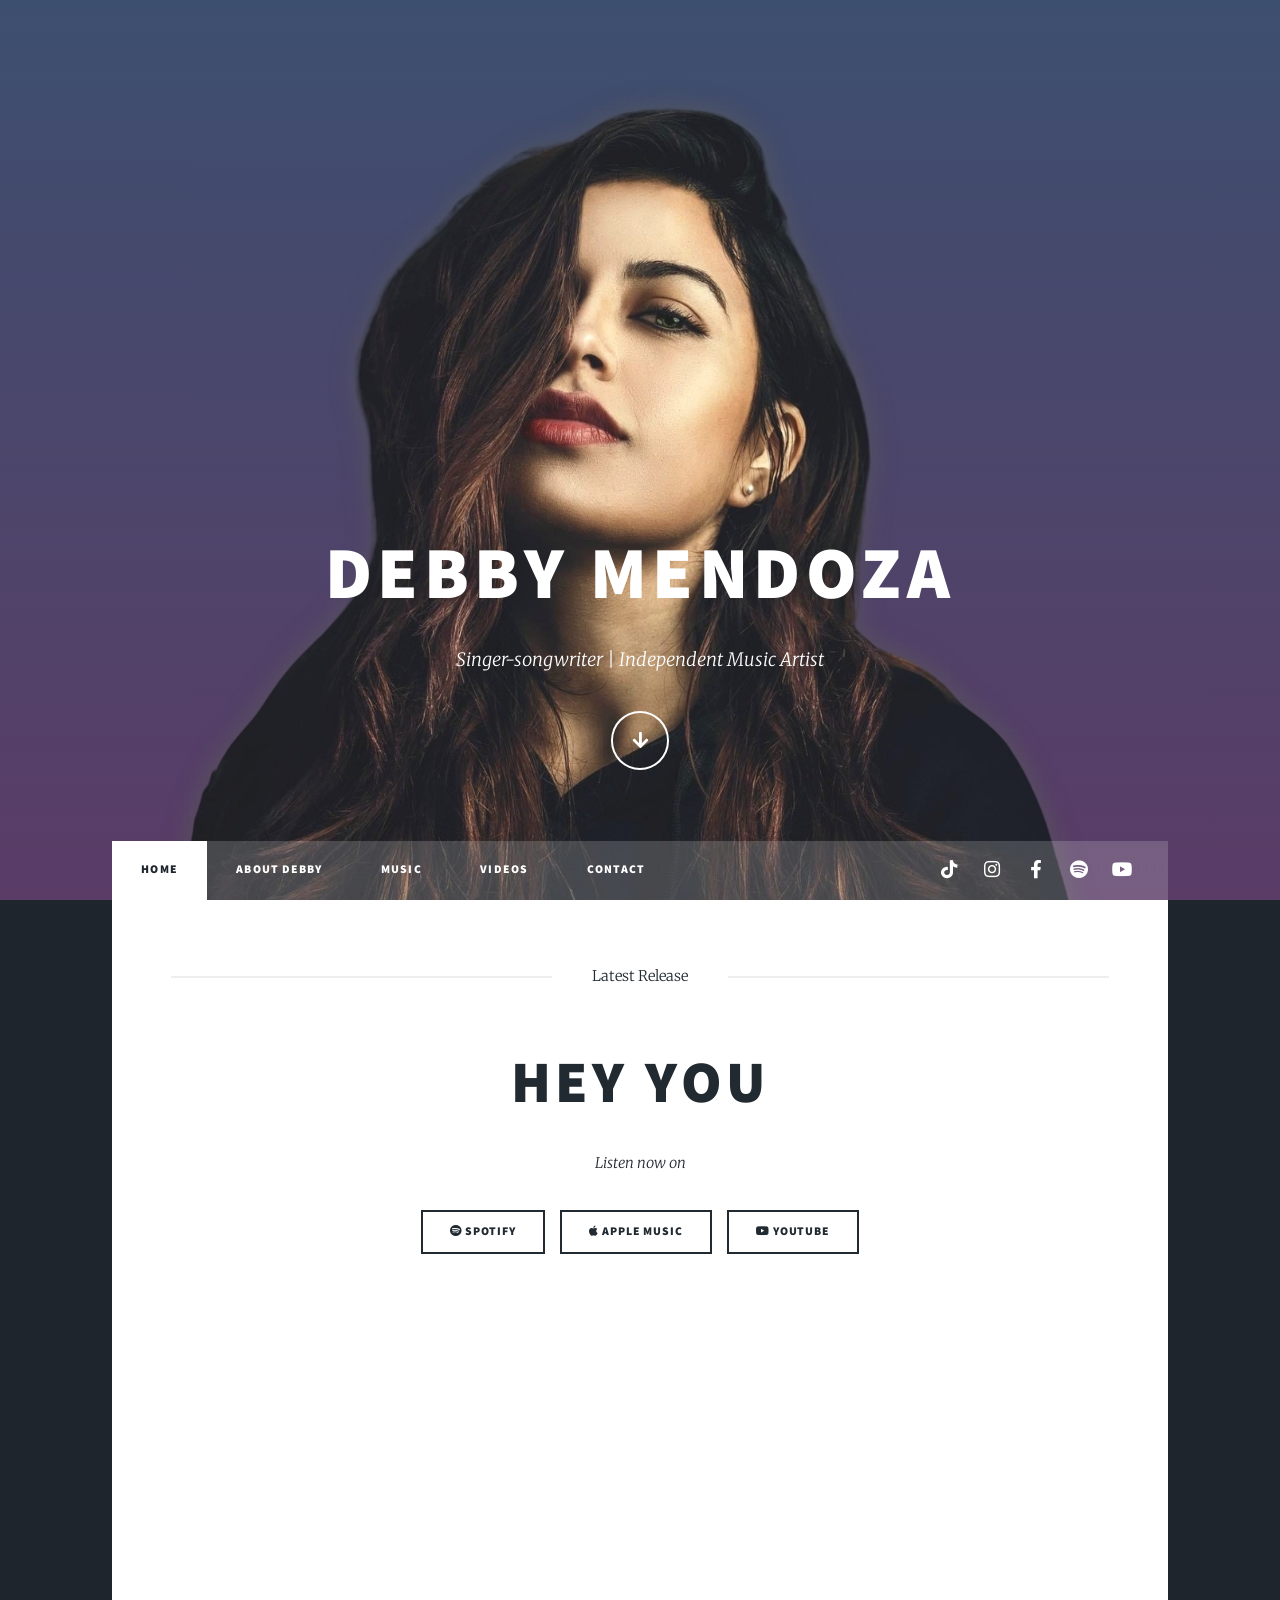
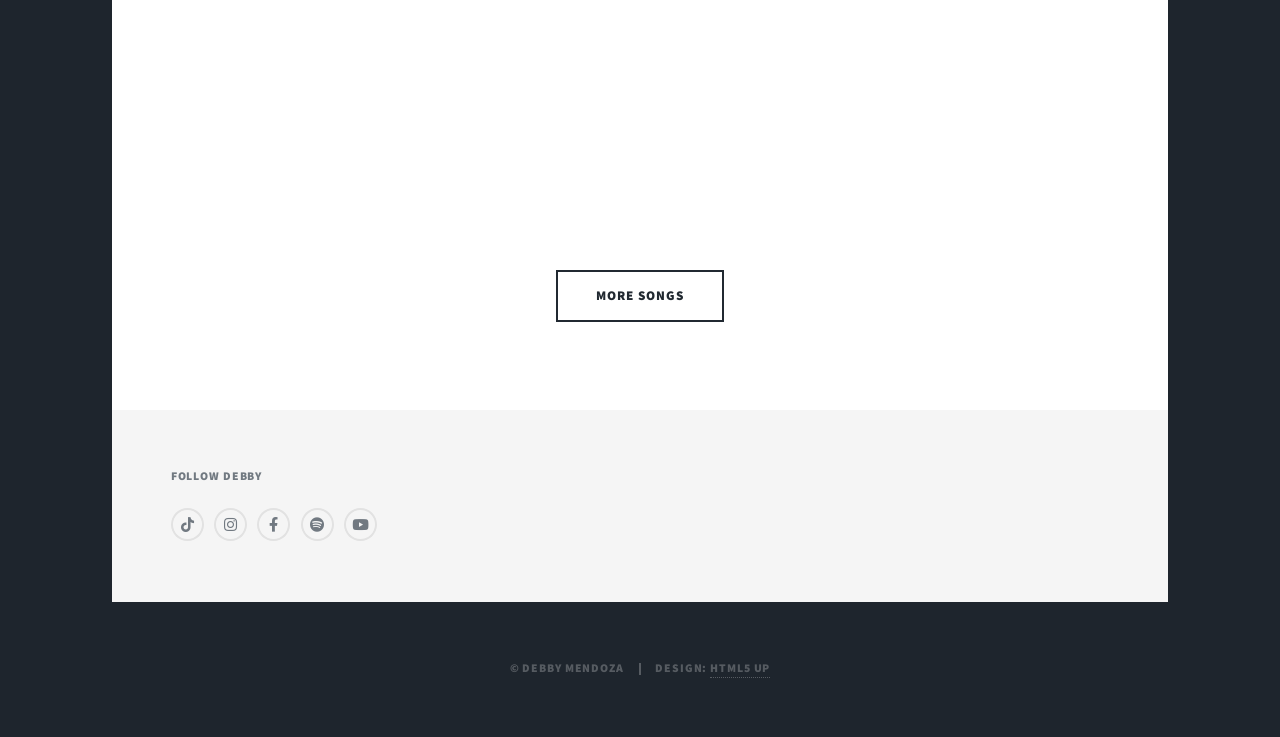
<file: index.html>
<!DOCTYPE HTML>
<!--
	Massively by HTML5 UP
	html5up.net | @ajlkn
	Free for personal and commercial use under the CCA 3.0 license (html5up.net/license)
-->
<html>
	<head>
		<title>Debby Mendoza | Singer-Songwriter | Official Website</title>
		<meta charset="utf-8" />
		<meta name="viewport" content="width=device-width, initial-scale=1, user-scalable=no" />
		<link rel="stylesheet" href="assets/css/main.css" />
		<noscript><link rel="stylesheet" href="assets/css/noscript.css" /></noscript>
		<meta name="description" content="Official website of Debby Mendoza, singer-songwriter. Discover original music, latest releases, videos, lyrics, and updates from Debby Mendoza.">
	</head>
	<body class="is-preload">

		<!-- Wrapper -->
			<div id="wrapper" class="fade-in">

				<!-- Intro -->
					<div id="intro">
						<h1>Debby Mendoza<br /></h1>
						<p>Singer-songwriter | Independent Music Artist</p>
						<ul class="actions">
							<li><a href="#header" class="button icon solid solo fa-arrow-down scrolly">Continue</a></li>
						</ul>
					</div>

				<!-- Header -->
					<header id="header">
						<a href="https://open.spotify.com/artist/4Wedi1qfTyRhTuoHQ6Peu3?si=bFugra-VQpCLnkfbZ71UBA" class="logo">Listen now</a>
					</header>

				<!-- Nav -->
					<nav id="nav">
						<ul class="links">
							<li class="active"><a href="index.html">Home</a></li>
							<li><a href="about.html">About Debby</a></li>
							<li><a href="music.html">Music</a></li>
							<li><a href="videos.html">Videos</a></li>
							<li><a href="contact.html">Contact</a></li>
						</ul>
						<ul class="icons">
							<li><a href="https://www.tiktok.com/@debbymendozamusic?is_from_webapp=1&sender_device=pc" class="icon brands fa-tiktok"><span class="label">TikTok</span></a></li>
							<li><a href="https://www.instagram.com/debby.mendoza.music/" class="icon brands fa-instagram"><span class="label">Instagram</span></a></li>
							<li><a href="https://www.facebook.com/debbymendozamusic/" class="icon brands fa-facebook-f"><span class="label">Facebook</span></a></li>
							<li><a href="https://open.spotify.com/artist/4Wedi1qfTyRhTuoHQ6Peu3?si=6ROfbeNdQwKNzb-2Oz47zg" class="icon brands fa-spotify"><span class="label">Spotify</span></a></li>
							<li><a href="https://www.youtube.com/c/debbymendoza" class="icon brands fa-youtube"><span class="label">YouTube</span></a></li>
						</ul>
					</nav>

				<!-- Main -->
					<div id="main">

						<!-- Latest Release -->
							<article class="post featured">
								<header class="major">
									<span class="date">Latest Release</span>
									<h2><a href="#">Hey You</a></h2>
									<p>Listen now on</p>
									<ul class="actions special">
    <li>
        <a href="https://open.spotify.com/artist/4Wedi1qfTyRhTuoHQ6Peu3?si=6ROfbeNdQwKNzb-2Oz47zg"
           class="button"
           target="_blank">
            <i class="fab fa-spotify"></i> Spotify
        </a>
    </li>

    <li>
        <a href="https://music.apple.com/us/album/hey-you-single/1537115901"
           class="button"
           target="_blank">
            <i class="fab fa-apple"></i> Apple Music
        </a>
    </li>

    <li>
        <a href="https://www.youtube.com/c/debbymendoza"
           class="button"
           target="_blank">
            <i class="fab fa-youtube"></i> YouTube
        </a>
    </li>
</ul>
								</header>
								<section>
 <section class="post">
    <div class="video-container">
        <iframe
            src="https://www.youtube.com/embed/239JEb8Wn5U"
            title="Debby Mendoza - YouTube Video"
            frameborder="0"
            allow="accelerometer; autoplay; clipboard-write; encrypted-media; gyroscope; picture-in-picture; web-share"
            allowfullscreen>
        </iframe>
    </div>

    <ul class="actions special">
        <li>
            <a href="music.html" class="button large" target="_blank">
                More Songs
            </a>
        </li>
    </ul>
</section>

					</div>

<!-- Footer -->
<footer id="footer">
    <section>
        <h3>Follow Debby</h3>
        <ul class="icons alt">
            <li><a href="https://www.tiktok.com/@debbymendozamusic?is_from_webapp=1&sender_device=pc" target="_blank" class="icon brands fa-tiktok"><span class="label">TikTok</span></a></li>

            <li><a href="https://www.instagram.com/debby.mendoza.music/" target="_blank" class="icon brands fa-instagram"><span class="label">Instagram</span></a></li>

            <li><a href="https://www.facebook.com/debbymendozamusic/" target="_blank" class="icon brands fa-facebook-f"><span class="label">Facebook</span></a></li>

            <li><a href="https://open.spotify.com/artist/4Wedi1qfTyRhTuoHQ6Peu3?si=6ROfbeNdQwKNzb-2Oz47zg" target="_blank" class="icon brands fa-spotify"><span class="label">Spotify</span></a></li>

            <li><a href="https://www.youtube.com/c/debbymendoza" target="_blank" class="icon brands fa-youtube"><span class="label">YouTube</span></a></li>
        </ul>
    </section>
</footer>

				<!-- Copyright -->
					<div id="copyright">
						<ul><li>&copy; Debby Mendoza</li><li>Design: <a href="https://html5up.net">HTML5 UP</a></li></ul>
					</div>

			</div>

		<!-- Scripts -->
			<script src="assets/js/jquery.min.js"></script>
			<script src="assets/js/jquery.scrollex.min.js"></script>
			<script src="assets/js/jquery.scrolly.min.js"></script>
			<script src="assets/js/browser.min.js"></script>
			<script src="assets/js/breakpoints.min.js"></script>
			<script src="assets/js/util.js"></script>
			<script src="assets/js/main.js"></script>

	</body>
</html>
</file>
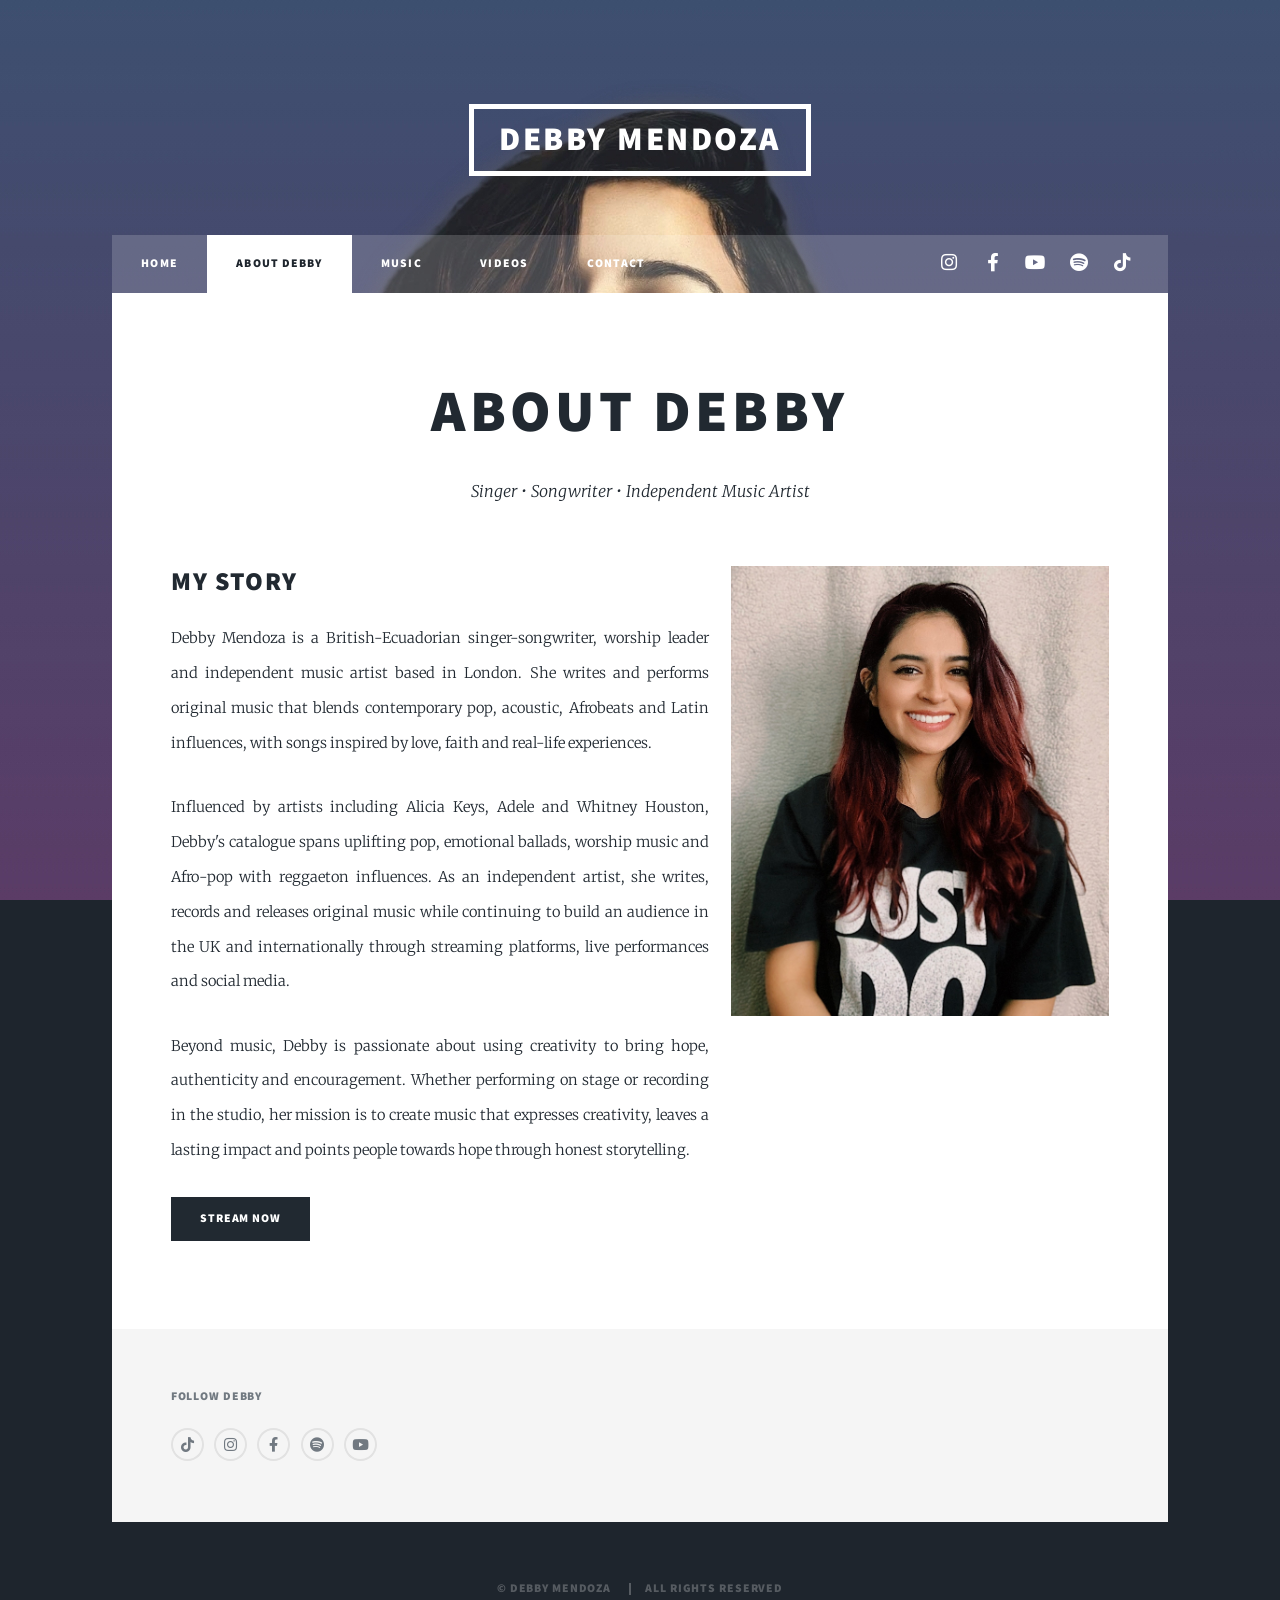
<file: about.html>
<!DOCTYPE HTML>
<html>
<head>
    <title>About Debby | Debby Mendoza</title>
    <meta charset="utf-8" />
    <meta name="viewport" content="width=device-width, initial-scale=1, user-scalable=no" />
    <link rel="stylesheet" href="assets/css/main.css" />
    <noscript><link rel="stylesheet" href="assets/css/noscript.css" /></noscript>
    <meta name="description" content="Learn more about Debby Mendoza, an independent singer-songwriter and music artist. Discover her story, musical journey, original songs, worship music, and passion for creating meaningful music.">
</head>

<body class="is-preload">

    <!-- Wrapper -->
    <div id="wrapper">

        <!-- Header -->
        <header id="header">
            <a href="index.html" class="logo">Debby Mendoza</a>
        </header>

        <!-- Nav -->
        <nav id="nav">

            <ul class="links">
                <li><a href="index.html">Home</a></li>
                <li class="active"><a href="about.html">About Debby</a></li>
                <li><a href="music.html">Music</a></li>
                <li><a href="videos.html">Videos</a></li>
                <li><a href="contact.html">Contact</a></li>
            </ul>

            <ul class="icons">
                <li><a href="https://www.instagram.com/debby.mendoza.music/" class="icon brands fa-instagram"><span class="label">Instagram</span></a></li>

                <li><a href="https://www.facebook.com/debbymendozamusic/" class="icon brands fa-facebook-f"><span class="label">Facebook</span></a></li>

                <li><a href="https://www.youtube.com/c/debbymendoza" class="icon brands fa-youtube"><span class="label">YouTube</span></a></li>

                <li><a href="https://open.spotify.com/artist/4Wedi1qfTyRhTuoHQ6Peu3" class="icon brands fa-spotify"><span class="label">Spotify</span></a></li>

                <li><a href="https://www.tiktok.com/@debbymendozamusic" class="icon brands fa-tiktok"><span class="label">TikTok</span></a></li>
            </ul>

        </nav>

        <!-- Main -->
        <div id="main">

            <section class="post">

                <header class="major">

                    <h1>About Debby</h1>

                    <p>
                        Singer • Songwriter • Independent Music Artist
                    </p>

                </header>

                <div class="row">

                    <!-- LEFT COLUMN -->

                    <div class="col-7 col-12-medium">

                        <h2>My Story</h2>

                        <p>
                            Debby Mendoza is a British-Ecuadorian singer-songwriter, worship leader and independent music artist based in London. She writes and performs original music that blends contemporary pop, acoustic, Afrobeats and Latin influences, with songs inspired by love, faith and real-life experiences.
                        </p>
                        
                        </p>

                        <p>
                           Influenced by artists including Alicia Keys, Adele and Whitney Houston, Debby's catalogue spans uplifting pop, emotional ballads, worship music and Afro-pop with reggaeton influences. As an independent artist, she writes, records and releases original music while continuing to build an audience in the UK and internationally through streaming platforms, live performances and social media.
                        </p>

                        <p>
                            Beyond music, Debby is passionate about using creativity to bring hope, authenticity and encouragement. Whether performing on stage or recording in the studio, her mission is to create music that expresses creativity, leaves a lasting impact and points people towards hope through honest storytelling.
                        </p>

                        <ul class="actions">
                            <li>
                                <a href="https://open.spotify.com/artist/4Wedi1qfTyRhTuoHQ6Peu3?si=ep0auZOmQj2yJAey4sKtbA" class="button primary">
                                    Stream Now
                                </a>
                            </li>
                        </ul>

                    </div>

                    <!-- RIGHT COLUMN -->

                    <div class="col-5 col-12-medium">

                        <span class="image fit">
                            <img src="images/debby.jpg" alt="Debby Mendoza">
                        </span>

                    </div>

                </div>

            </section>

        </div>

        <!-- Footer -->

        <footer id="footer">

            <section>

                <h3>Follow Debby</h3>

                <ul class="icons alt">

                    <li><a href="https://www.tiktok.com/@debbymendozamusic" class="icon brands fa-tiktok"><span class="label">TikTok</span></a></li>

                    <li><a href="https://www.instagram.com/debby.mendoza.music/" class="icon brands fa-instagram"><span class="label">Instagram</span></a></li>

                    <li><a href="https://www.facebook.com/debbymendozamusic/" class="icon brands fa-facebook-f"><span class="label">Facebook</span></a></li>

                    <li><a href="https://open.spotify.com/artist/4Wedi1qfTyRhTuoHQ6Peu3" class="icon brands fa-spotify"><span class="label">Spotify</span></a></li>

                    <li><a href="https://www.youtube.com/c/debbymendoza" class="icon brands fa-youtube"><span class="label">YouTube</span></a></li>

                </ul>

            </section>

        </footer>

        <!-- Copyright -->

        <div id="copyright">
            <ul>
                <li>&copy; Debby Mendoza</li>
                <li>All Rights Reserved</li>
            </ul>
        </div>

    </div>

    <!-- Scripts -->

    <script src="assets/js/jquery.min.js"></script>
    <script src="assets/js/jquery.scrollex.min.js"></script>
    <script src="assets/js/jquery.scrolly.min.js"></script>
    <script src="assets/js/browser.min.js"></script>
    <script src="assets/js/breakpoints.min.js"></script>
    <script src="assets/js/util.js"></script>
    <script src="assets/js/main.js"></script>

</body>
</html>
</file>
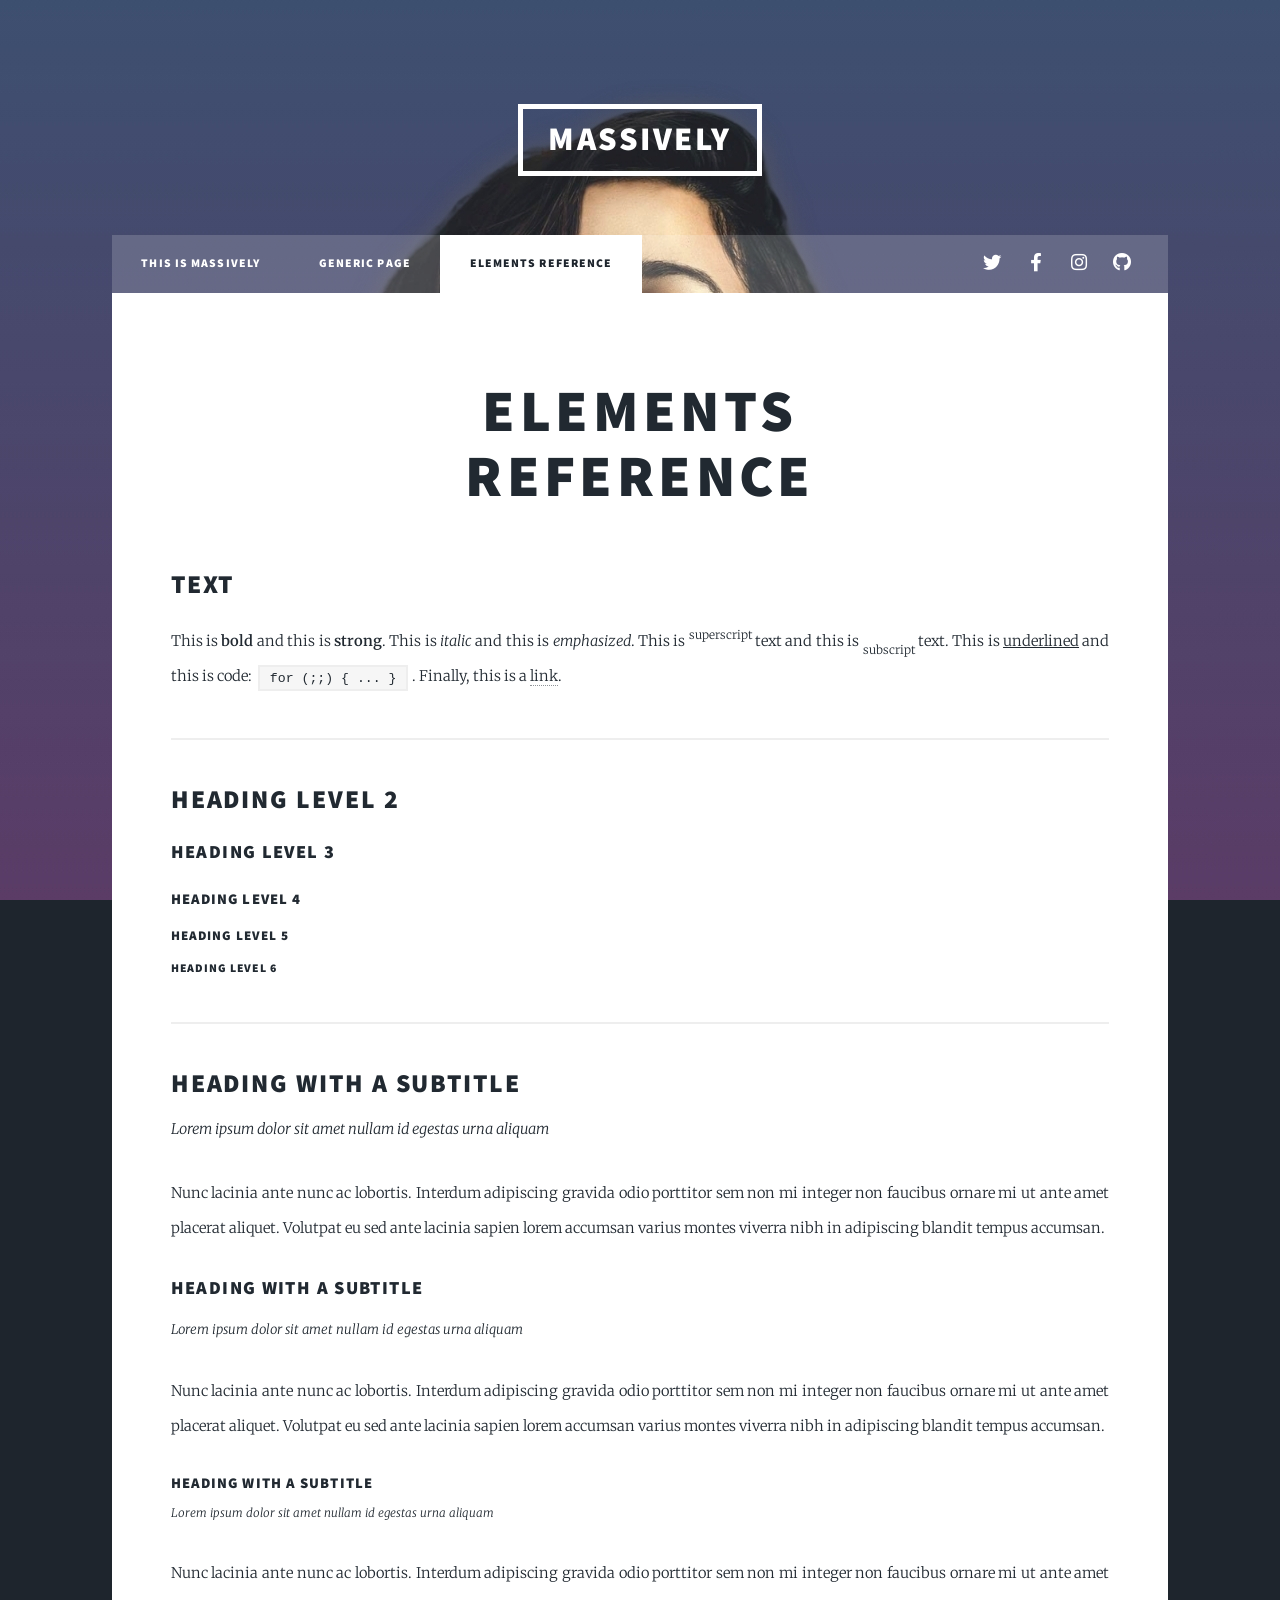
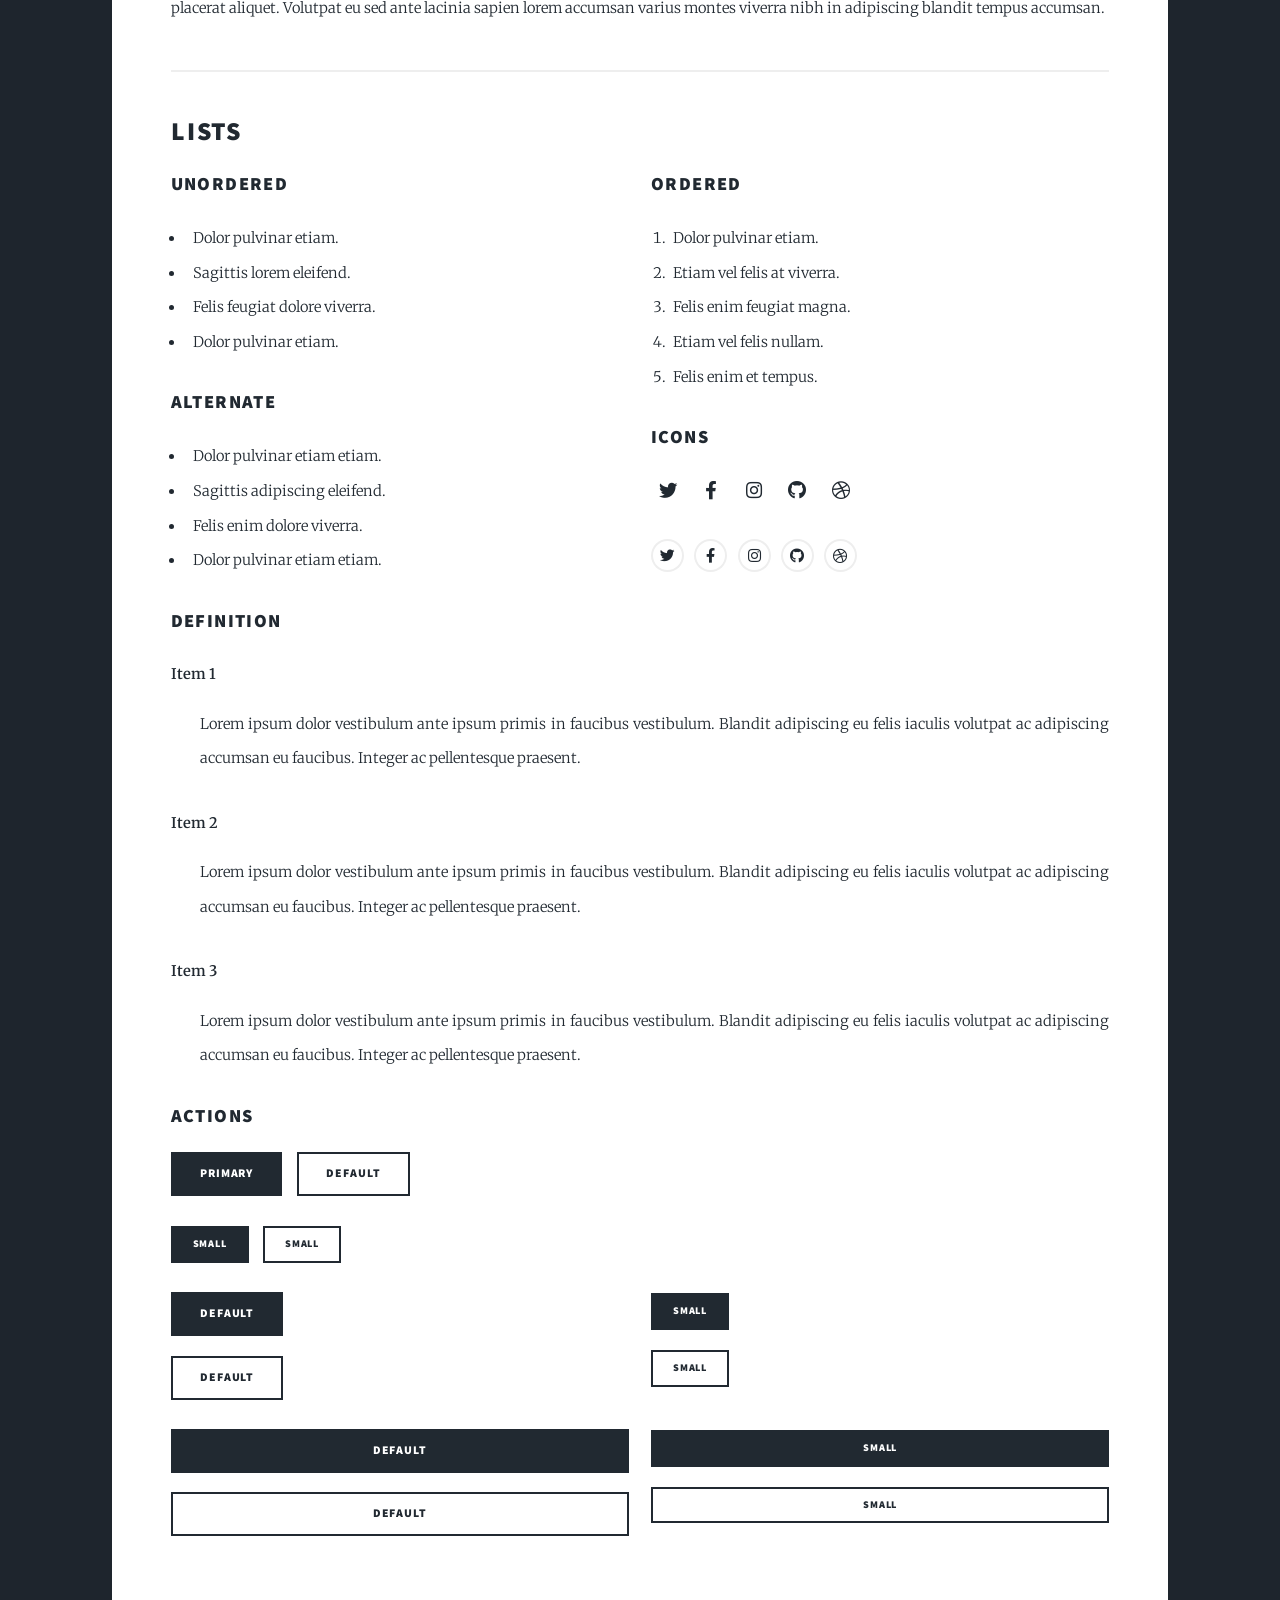
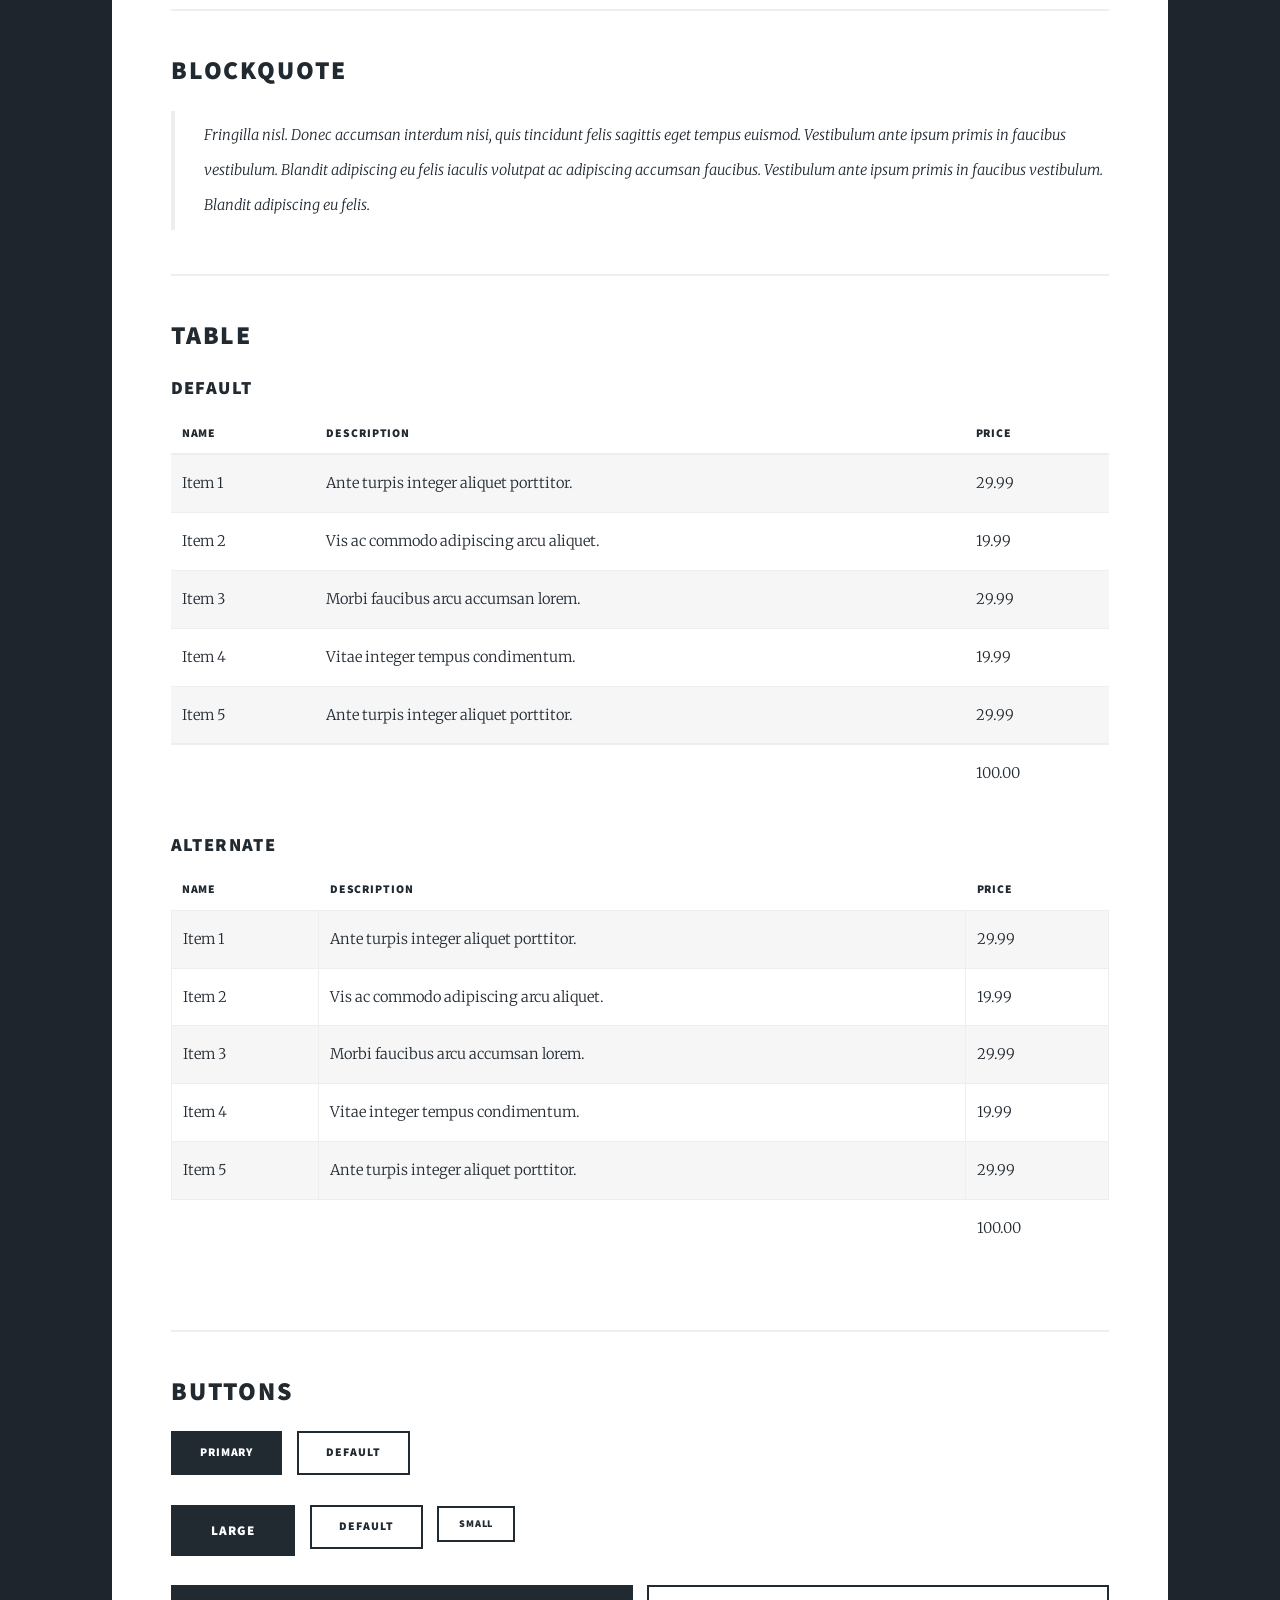
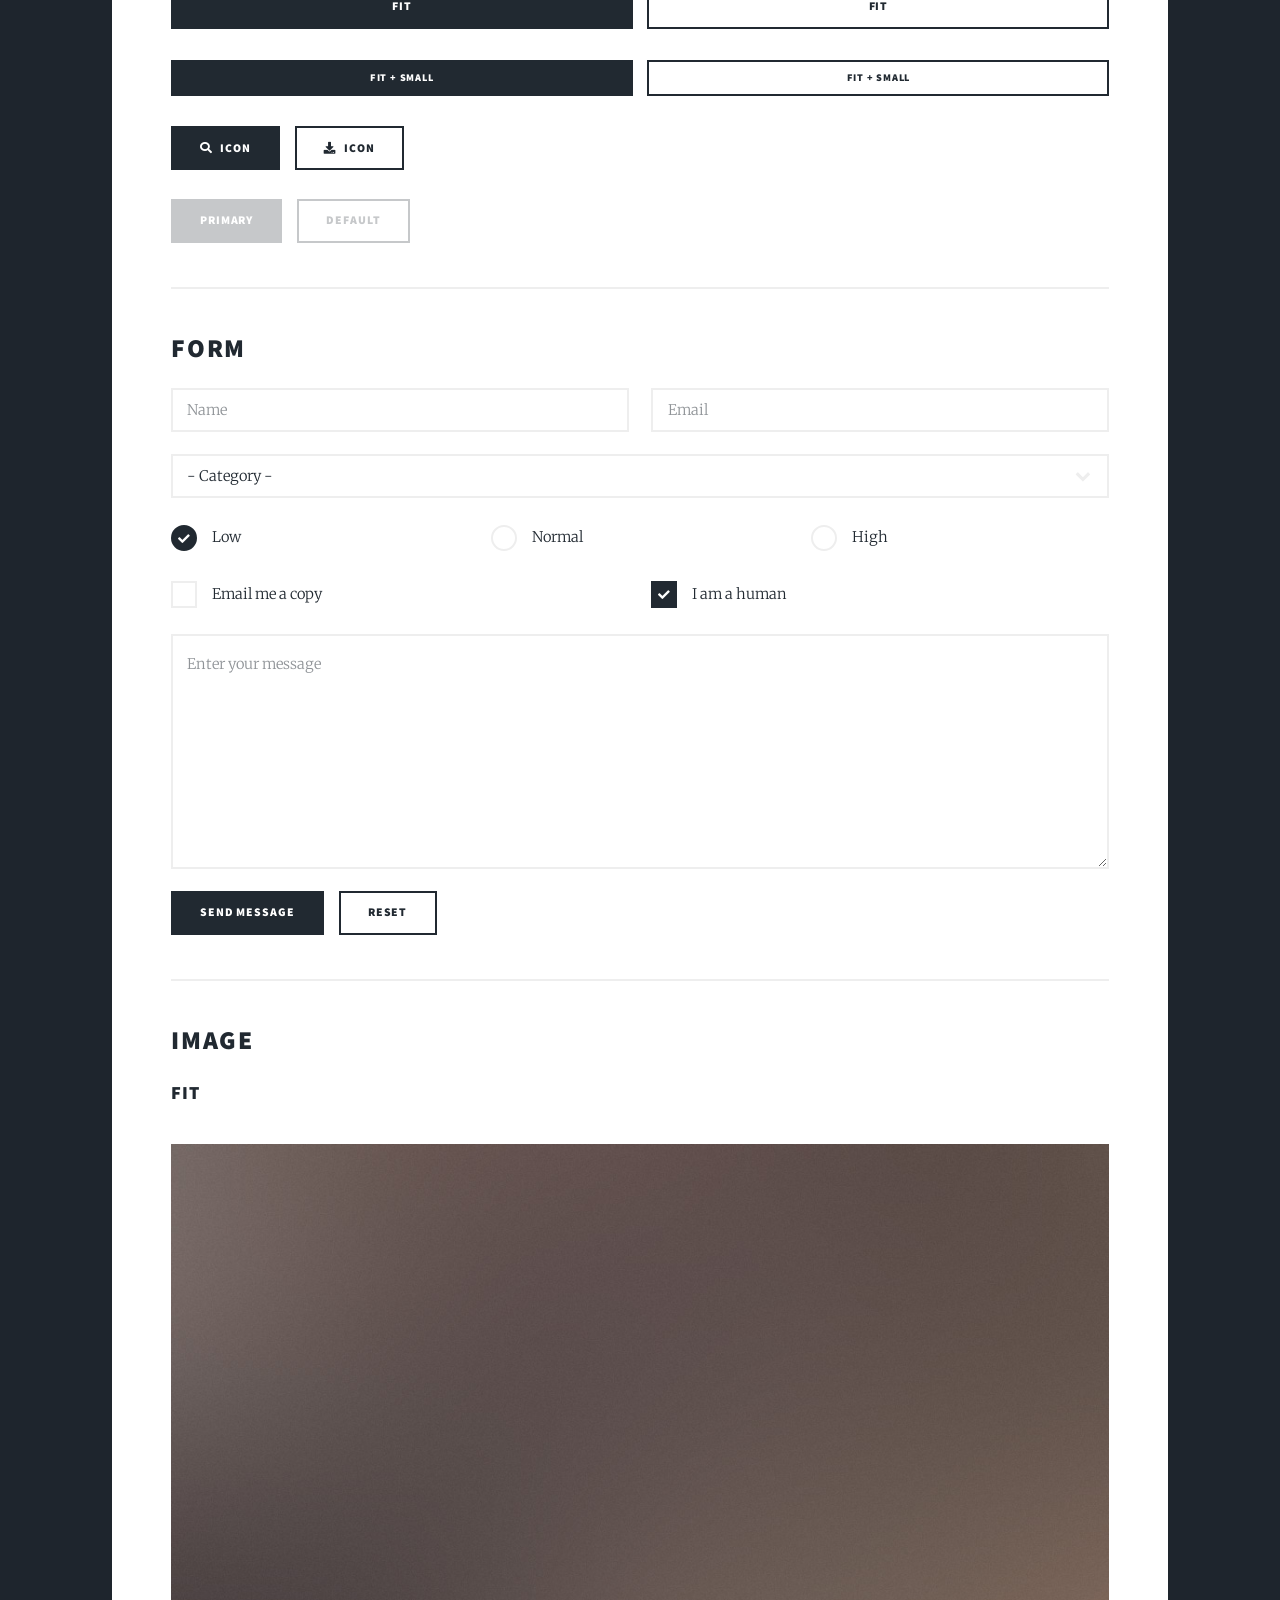
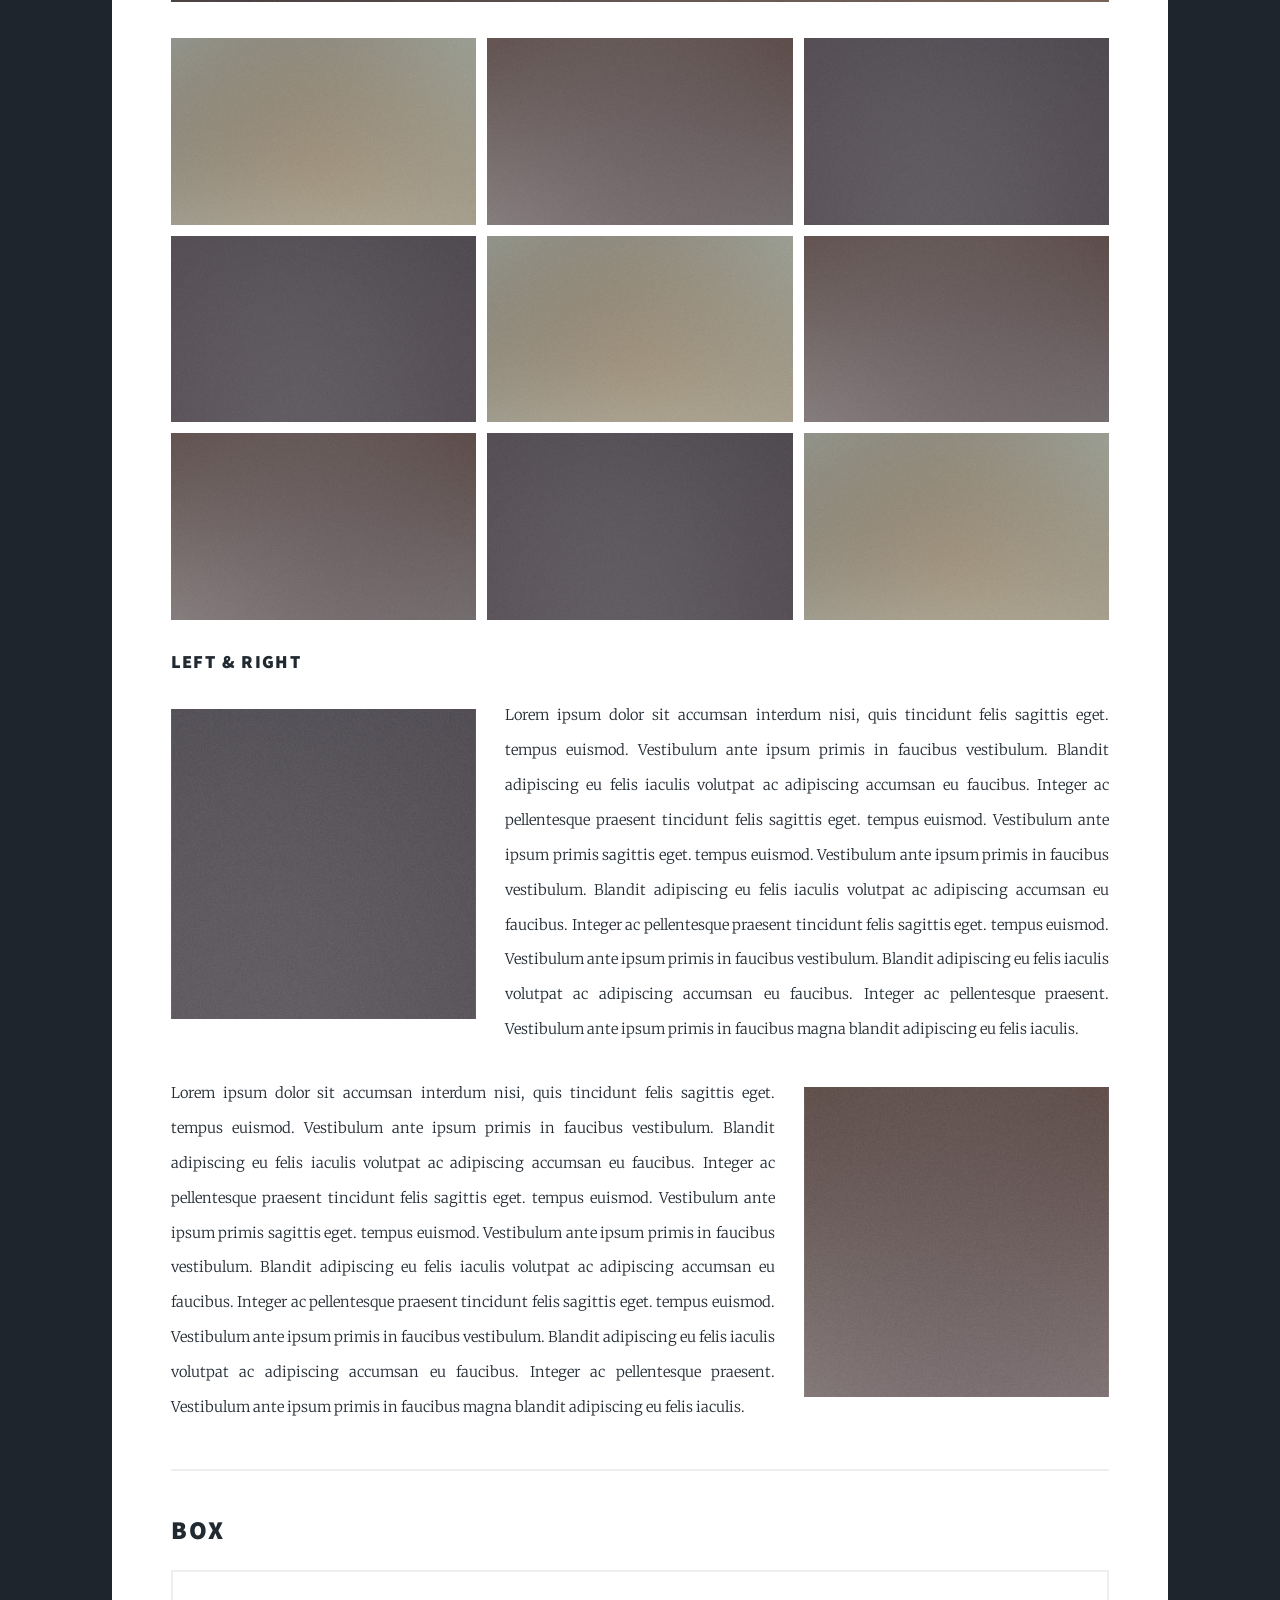
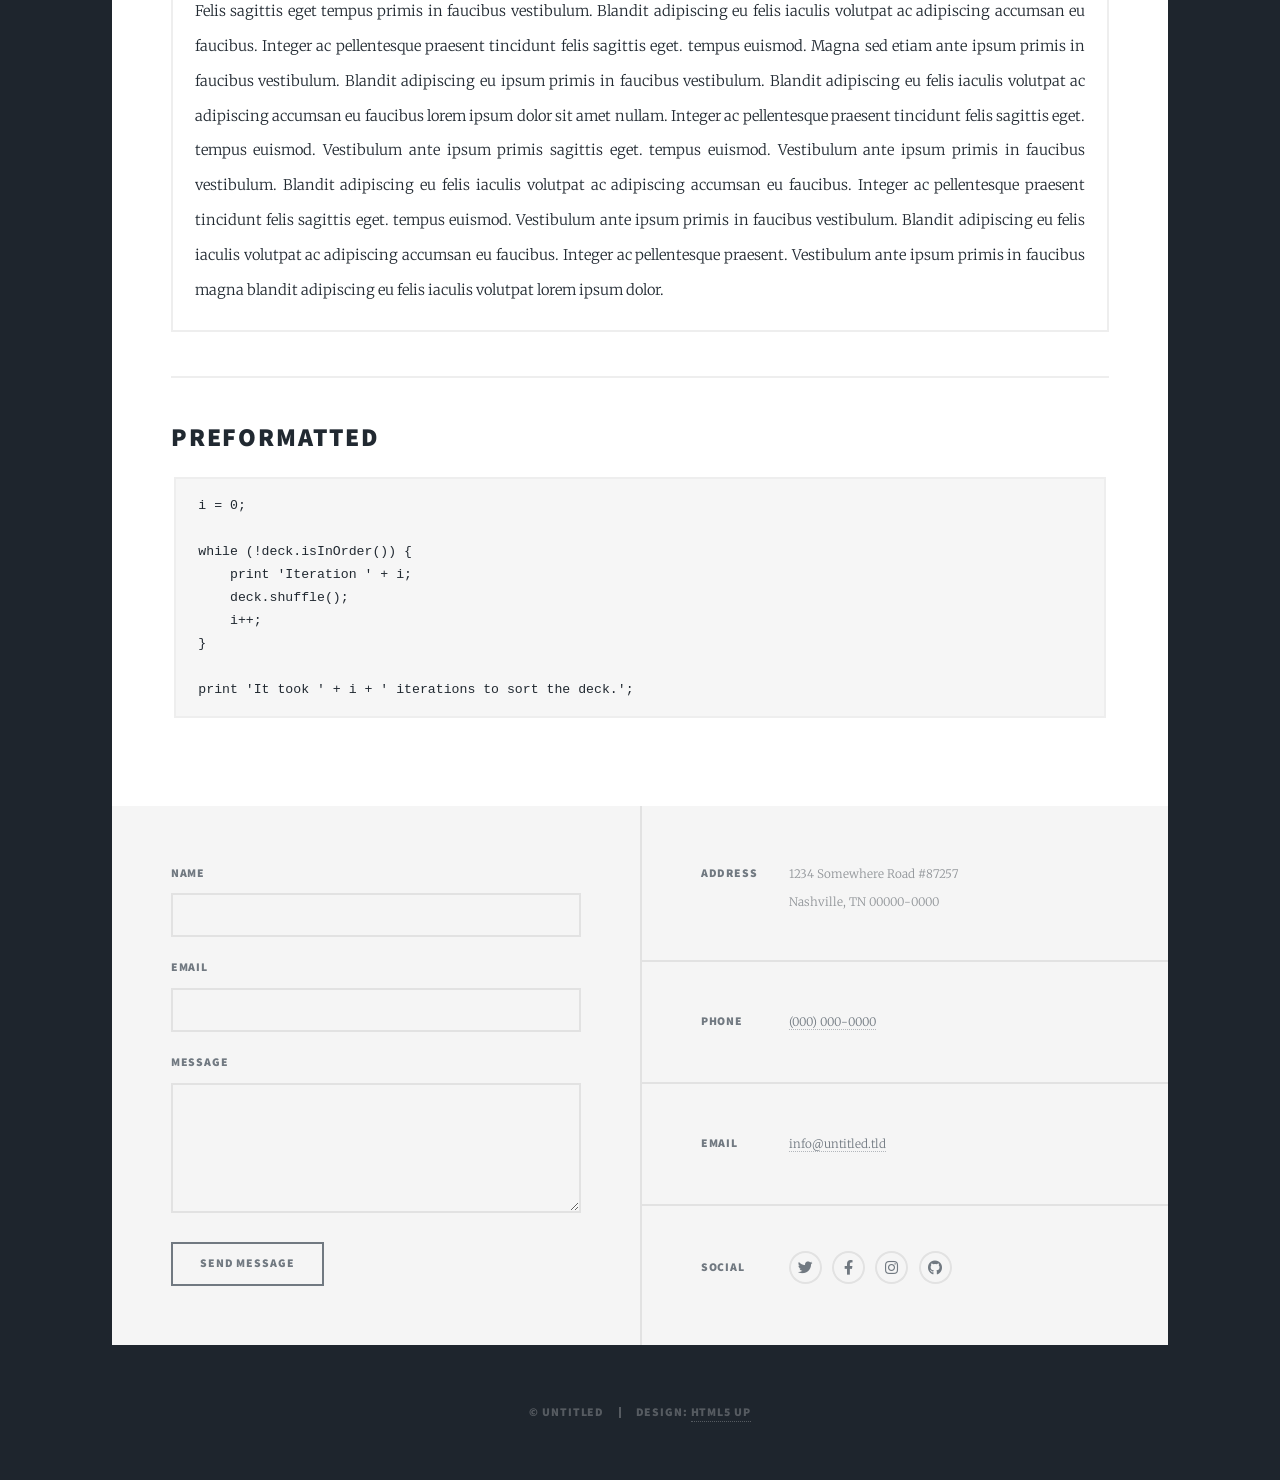
<file: elements.html>
<!DOCTYPE HTML>
<!--
	Massively by HTML5 UP
	html5up.net | @ajlkn
	Free for personal and commercial use under the CCA 3.0 license (html5up.net/license)
-->
<html>
	<head>
		<title>Elements Reference - Massively by HTML5 UP</title>
		<meta charset="utf-8" />
		<meta name="viewport" content="width=device-width, initial-scale=1, user-scalable=no" />
		<link rel="stylesheet" href="assets/css/main.css" />
		<noscript><link rel="stylesheet" href="assets/css/noscript.css" /></noscript>
	</head>
	<body class="is-preload">

		<!-- Wrapper -->
			<div id="wrapper">

				<!-- Header -->
					<header id="header">
						<a href="index.html" class="logo">Massively</a>
					</header>

				<!-- Nav -->
					<nav id="nav">
						<ul class="links">
							<li><a href="index.html">This is Massively</a></li>
							<li><a href="generic.html">Generic Page</a></li>
							<li class="active"><a href="elements.html">Elements Reference</a></li>
						</ul>
						<ul class="icons">
							<li><a href="#" class="icon brands fa-twitter"><span class="label">Twitter</span></a></li>
							<li><a href="#" class="icon brands fa-facebook-f"><span class="label">Facebook</span></a></li>
							<li><a href="#" class="icon brands fa-instagram"><span class="label">Instagram</span></a></li>
							<li><a href="#" class="icon brands fa-github"><span class="label">GitHub</span></a></li>
						</ul>
					</nav>

				<!-- Main -->
					<div id="main">

						<!-- Post -->
							<section class="post">
								<header class="major">
									<h1>Elements<br />
									Reference</h1>
								</header>

								<!-- Text stuff -->
									<h2>Text</h2>
									<p>This is <b>bold</b> and this is <strong>strong</strong>. This is <i>italic</i> and this is <em>emphasized</em>.
									This is <sup>superscript</sup> text and this is <sub>subscript</sub> text.
									This is <u>underlined</u> and this is code: <code>for (;;) { ... }</code>.
									Finally, this is a <a href="#">link</a>.</p>
									<hr />
									<h2>Heading Level 2</h2>
									<h3>Heading Level 3</h3>
									<h4>Heading Level 4</h4>
									<h5>Heading Level 5</h5>
									<h6>Heading Level 6</h6>
									<hr />
									<header>
										<h2>Heading with a Subtitle</h2>
										<p>Lorem ipsum dolor sit amet nullam id egestas urna aliquam</p>
									</header>
									<p>Nunc lacinia ante nunc ac lobortis. Interdum adipiscing gravida odio porttitor sem non mi integer non faucibus ornare mi ut ante amet placerat aliquet. Volutpat eu sed ante lacinia sapien lorem accumsan varius montes viverra nibh in adipiscing blandit tempus accumsan.</p>
									<header>
										<h3>Heading with a Subtitle</h3>
										<p>Lorem ipsum dolor sit amet nullam id egestas urna aliquam</p>
									</header>
									<p>Nunc lacinia ante nunc ac lobortis. Interdum adipiscing gravida odio porttitor sem non mi integer non faucibus ornare mi ut ante amet placerat aliquet. Volutpat eu sed ante lacinia sapien lorem accumsan varius montes viverra nibh in adipiscing blandit tempus accumsan.</p>
									<header>
										<h4>Heading with a Subtitle</h4>
										<p>Lorem ipsum dolor sit amet nullam id egestas urna aliquam</p>
									</header>
									<p>Nunc lacinia ante nunc ac lobortis. Interdum adipiscing gravida odio porttitor sem non mi integer non faucibus ornare mi ut ante amet placerat aliquet. Volutpat eu sed ante lacinia sapien lorem accumsan varius montes viverra nibh in adipiscing blandit tempus accumsan.</p>

									<hr />

								<!-- Lists -->
									<h2>Lists</h2>
									<div class="row">
										<div class="col-6 col-12-small">

											<h3>Unordered</h3>
											<ul>
												<li>Dolor pulvinar etiam.</li>
												<li>Sagittis lorem eleifend.</li>
												<li>Felis feugiat dolore viverra.</li>
												<li>Dolor pulvinar etiam.</li>
											</ul>

											<h3>Alternate</h3>
											<ul class="alt">
												<li>Dolor pulvinar etiam etiam.</li>
												<li>Sagittis adipiscing eleifend.</li>
												<li>Felis enim dolore viverra.</li>
												<li>Dolor pulvinar etiam etiam.</li>
											</ul>

										</div>
										<div class="col-6 col-12-small">

											<h3>Ordered</h3>
											<ol>
												<li>Dolor pulvinar etiam.</li>
												<li>Etiam vel felis at viverra.</li>
												<li>Felis enim feugiat magna.</li>
												<li>Etiam vel felis nullam.</li>
												<li>Felis enim et tempus.</li>
											</ol>

											<h3>Icons</h3>
											<ul class="icons">
												<li><a href="#" class="icon brands fa-twitter"><span class="label">Twitter</span></a></li>
												<li><a href="#" class="icon brands fa-facebook-f"><span class="label">Facebook</span></a></li>
												<li><a href="#" class="icon brands fa-instagram"><span class="label">Instagram</span></a></li>
												<li><a href="#" class="icon brands fa-github"><span class="label">Github</span></a></li>
												<li><a href="#" class="icon brands fa-dribbble"><span class="label">Dribbble</span></a></li>
											</ul>
											<ul class="icons alt">
												<li><a href="#" class="icon brands alt fa-twitter"><span class="label">Twitter</span></a></li>
												<li><a href="#" class="icon brands alt fa-facebook-f"><span class="label">Facebook</span></a></li>
												<li><a href="#" class="icon brands alt fa-instagram"><span class="label">Instagram</span></a></li>
												<li><a href="#" class="icon brands alt fa-github"><span class="label">Github</span></a></li>
												<li><a href="#" class="icon brands alt fa-dribbble"><span class="label">Dribbble</span></a></li>
											</ul>

										</div>
									</div>
									<h3>Definition</h3>
									<dl>
										<dt>Item 1</dt>
										<dd>
											<p>Lorem ipsum dolor vestibulum ante ipsum primis in faucibus vestibulum. Blandit adipiscing eu felis iaculis volutpat ac adipiscing accumsan eu faucibus. Integer ac pellentesque praesent.</p>
										</dd>
										<dt>Item 2</dt>
										<dd>
											<p>Lorem ipsum dolor vestibulum ante ipsum primis in faucibus vestibulum. Blandit adipiscing eu felis iaculis volutpat ac adipiscing accumsan eu faucibus. Integer ac pellentesque praesent.</p>
										</dd>
										<dt>Item 3</dt>
										<dd>
											<p>Lorem ipsum dolor vestibulum ante ipsum primis in faucibus vestibulum. Blandit adipiscing eu felis iaculis volutpat ac adipiscing accumsan eu faucibus. Integer ac pellentesque praesent.</p>
										</dd>
									</dl>

									<h3>Actions</h3>
									<ul class="actions">
										<li><a href="#" class="button primary">Primary</a></li>
										<li><a href="#" class="button">Default</a></li>
									</ul>
									<ul class="actions small">
										<li><a href="#" class="button primary small">Small</a></li>
										<li><a href="#" class="button small">Small</a></li>
									</ul>
									<div class="row">
										<div class="col-6 col-12-small">
											<ul class="actions stacked">
												<li><a href="#" class="button primary">Default</a></li>
												<li><a href="#" class="button">Default</a></li>
											</ul>
										</div>
										<div class="col-6 col-12-small">
											<ul class="actions stacked">
												<li><a href="#" class="button primary small">Small</a></li>
												<li><a href="#" class="button small">Small</a></li>
											</ul>
										</div>
									</div>
									<div class="row">
										<div class="col-6 col-12-small">
											<ul class="actions stacked">
												<li><a href="#" class="button primary fit">Default</a></li>
												<li><a href="#" class="button fit">Default</a></li>
											</ul>
										</div>
										<div class="col-6 col-12-small">
											<ul class="actions stacked">
												<li><a href="#" class="button primary small fit">Small</a></li>
												<li><a href="#" class="button small fit">Small</a></li>
											</ul>
										</div>
									</div>

									<hr />

								<!-- Blockquote -->
									<h2>Blockquote</h2>
									<blockquote>Fringilla nisl. Donec accumsan interdum nisi, quis tincidunt felis sagittis eget tempus euismod. Vestibulum ante ipsum primis in faucibus vestibulum. Blandit adipiscing eu felis iaculis volutpat ac adipiscing accumsan faucibus. Vestibulum ante ipsum primis in faucibus vestibulum. Blandit adipiscing eu felis.</blockquote>

									<hr />

								<!-- Table -->
									<h2>Table</h2>

									<h3>Default</h3>
									<div class="table-wrapper">
										<table>
											<thead>
												<tr>
													<th>Name</th>
													<th>Description</th>
													<th>Price</th>
												</tr>
											</thead>
											<tbody>
												<tr>
													<td>Item 1</td>
													<td>Ante turpis integer aliquet porttitor.</td>
													<td>29.99</td>
												</tr>
												<tr>
													<td>Item 2</td>
													<td>Vis ac commodo adipiscing arcu aliquet.</td>
													<td>19.99</td>
												</tr>
												<tr>
													<td>Item 3</td>
													<td> Morbi faucibus arcu accumsan lorem.</td>
													<td>29.99</td>
												</tr>
												<tr>
													<td>Item 4</td>
													<td>Vitae integer tempus condimentum.</td>
													<td>19.99</td>
												</tr>
												<tr>
													<td>Item 5</td>
													<td>Ante turpis integer aliquet porttitor.</td>
													<td>29.99</td>
												</tr>
											</tbody>
											<tfoot>
												<tr>
													<td colspan="2"></td>
													<td>100.00</td>
												</tr>
											</tfoot>
										</table>
									</div>

									<h3>Alternate</h3>
									<div class="table-wrapper">
										<table class="alt">
											<thead>
												<tr>
													<th>Name</th>
													<th>Description</th>
													<th>Price</th>
												</tr>
											</thead>
											<tbody>
												<tr>
													<td>Item 1</td>
													<td>Ante turpis integer aliquet porttitor.</td>
													<td>29.99</td>
												</tr>
												<tr>
													<td>Item 2</td>
													<td>Vis ac commodo adipiscing arcu aliquet.</td>
													<td>19.99</td>
												</tr>
												<tr>
													<td>Item 3</td>
													<td> Morbi faucibus arcu accumsan lorem.</td>
													<td>29.99</td>
												</tr>
												<tr>
													<td>Item 4</td>
													<td>Vitae integer tempus condimentum.</td>
													<td>19.99</td>
												</tr>
												<tr>
													<td>Item 5</td>
													<td>Ante turpis integer aliquet porttitor.</td>
													<td>29.99</td>
												</tr>
											</tbody>
											<tfoot>
												<tr>
													<td colspan="2"></td>
													<td>100.00</td>
												</tr>
											</tfoot>
										</table>
									</div>

									<hr />

								<!-- Buttons -->
									<h2>Buttons</h2>
									<ul class="actions">
										<li><a href="#" class="button primary">Primary</a></li>
										<li><a href="#" class="button">Default</a></li>
									</ul>
									<ul class="actions">
										<li><a href="#" class="button primary large">Large</a></li>
										<li><a href="#" class="button">Default</a></li>
										<li><a href="#" class="button small">Small</a></li>
									</ul>
									<ul class="actions fit">
										<li><a href="#" class="button primary fit">Fit</a></li>
										<li><a href="#" class="button fit">Fit</a></li>
									</ul>
									<ul class="actions fit small">
										<li><a href="#" class="button primary fit small">Fit + Small</a></li>
										<li><a href="#" class="button fit small">Fit + Small</a></li>
									</ul>
									<ul class="actions">
										<li><a href="#" class="button primary icon solid fa-search">Icon</a></li>
										<li><a href="#" class="button icon solid fa-download">Icon</a></li>
									</ul>
									<ul class="actions">
										<li><span class="button primary disabled">Primary</span></li>
										<li><span class="button disabled">Default</span></li>
									</ul>

									<hr />

								<!-- Form -->
									<h2>Form</h2>

									<form method="post" action="#">
										<div class="row gtr-uniform">
											<div class="col-6 col-12-xsmall">
												<input type="text" name="demo-name" id="demo-name" value="" placeholder="Name" />
											</div>
											<div class="col-6 col-12-xsmall">
												<input type="email" name="demo-email" id="demo-email" value="" placeholder="Email" />
											</div>
											<!-- Break -->
											<div class="col-12">
												<select name="demo-category" id="demo-category">
													<option value="">- Category -</option>
													<option value="1">Manufacturing</option>
													<option value="1">Shipping</option>
													<option value="1">Administration</option>
													<option value="1">Human Resources</option>
												</select>
											</div>
											<!-- Break -->
											<div class="col-4 col-12-small">
												<input type="radio" id="demo-priority-low" name="demo-priority" checked>
												<label for="demo-priority-low">Low</label>
											</div>
											<div class="col-4 col-12-small">
												<input type="radio" id="demo-priority-normal" name="demo-priority">
												<label for="demo-priority-normal">Normal</label>
											</div>
											<div class="col-4 col-12-small">
												<input type="radio" id="demo-priority-high" name="demo-priority">
												<label for="demo-priority-high">High</label>
											</div>
											<!-- Break -->
											<div class="col-6 col-12-small">
												<input type="checkbox" id="demo-copy" name="demo-copy">
												<label for="demo-copy">Email me a copy</label>
											</div>
											<div class="col-6 col-12-small">
												<input type="checkbox" id="demo-human" name="demo-human" checked>
												<label for="demo-human">I am a human</label>
											</div>
											<!-- Break -->
											<div class="col-12">
												<textarea name="demo-message" id="demo-message" placeholder="Enter your message" rows="6"></textarea>
											</div>
											<!-- Break -->
											<div class="col-12">
												<ul class="actions">
													<li><input type="submit" value="Send Message" class="primary" /></li>
													<li><input type="reset" value="Reset" /></li>
												</ul>
											</div>
										</div>
									</form>

									<hr />

								<!-- Image -->
									<h2>Image</h2>

									<h3>Fit</h3>
									<span class="image fit"><img src="images/pic01.jpg" alt="" /></span>
									<div class="box alt">
										<div class="row gtr-50 gtr-uniform">
											<div class="col-4"><span class="image fit"><img src="images/pic02.jpg" alt="" /></span></div>
											<div class="col-4"><span class="image fit"><img src="images/pic03.jpg" alt="" /></span></div>
											<div class="col-4"><span class="image fit"><img src="images/pic04.jpg" alt="" /></span></div>
											<!-- Break -->
											<div class="col-4"><span class="image fit"><img src="images/pic04.jpg" alt="" /></span></div>
											<div class="col-4"><span class="image fit"><img src="images/pic02.jpg" alt="" /></span></div>
											<div class="col-4"><span class="image fit"><img src="images/pic03.jpg" alt="" /></span></div>
											<!-- Break -->
											<div class="col-4"><span class="image fit"><img src="images/pic03.jpg" alt="" /></span></div>
											<div class="col-4"><span class="image fit"><img src="images/pic04.jpg" alt="" /></span></div>
											<div class="col-4"><span class="image fit"><img src="images/pic02.jpg" alt="" /></span></div>
										</div>
									</div>

									<h3>Left &amp; Right</h3>
									<p><span class="image left"><img src="images/pic08.jpg" alt="" /></span>Lorem ipsum dolor sit accumsan interdum nisi, quis tincidunt felis sagittis eget. tempus euismod. Vestibulum ante ipsum primis in faucibus vestibulum. Blandit adipiscing eu felis iaculis volutpat ac adipiscing accumsan eu faucibus. Integer ac pellentesque praesent tincidunt felis sagittis eget. tempus euismod. Vestibulum ante ipsum primis sagittis eget. tempus euismod. Vestibulum ante ipsum primis in faucibus vestibulum. Blandit adipiscing eu felis iaculis volutpat ac adipiscing accumsan eu faucibus. Integer ac pellentesque praesent tincidunt felis sagittis eget. tempus euismod. Vestibulum ante ipsum primis in faucibus vestibulum. Blandit adipiscing eu felis iaculis volutpat ac adipiscing accumsan eu faucibus. Integer ac pellentesque praesent. Vestibulum ante ipsum primis in faucibus magna blandit adipiscing eu felis iaculis.</p>
									<p><span class="image right"><img src="images/pic09.jpg" alt="" /></span>Lorem ipsum dolor sit accumsan interdum nisi, quis tincidunt felis sagittis eget. tempus euismod. Vestibulum ante ipsum primis in faucibus vestibulum. Blandit adipiscing eu felis iaculis volutpat ac adipiscing accumsan eu faucibus. Integer ac pellentesque praesent tincidunt felis sagittis eget. tempus euismod. Vestibulum ante ipsum primis sagittis eget. tempus euismod. Vestibulum ante ipsum primis in faucibus vestibulum. Blandit adipiscing eu felis iaculis volutpat ac adipiscing accumsan eu faucibus. Integer ac pellentesque praesent tincidunt felis sagittis eget. tempus euismod. Vestibulum ante ipsum primis in faucibus vestibulum. Blandit adipiscing eu felis iaculis volutpat ac adipiscing accumsan eu faucibus. Integer ac pellentesque praesent. Vestibulum ante ipsum primis in faucibus magna blandit adipiscing eu felis iaculis.</p>

									<hr />

								<!-- Box -->
									<h2>Box</h2>
									<div class="box">
										<p>Felis sagittis eget tempus primis in faucibus vestibulum. Blandit adipiscing eu felis iaculis volutpat ac adipiscing accumsan eu faucibus. Integer ac pellentesque praesent tincidunt felis sagittis eget. tempus euismod. Magna sed etiam ante ipsum primis in faucibus vestibulum. Blandit adipiscing eu ipsum primis in faucibus vestibulum. Blandit adipiscing eu felis iaculis volutpat ac adipiscing accumsan eu faucibus lorem ipsum dolor sit amet nullam. Integer ac pellentesque praesent tincidunt felis sagittis eget. tempus euismod. Vestibulum ante ipsum primis sagittis eget. tempus euismod. Vestibulum ante ipsum primis in faucibus vestibulum. Blandit adipiscing eu felis iaculis volutpat ac adipiscing accumsan eu faucibus. Integer ac pellentesque praesent tincidunt felis sagittis eget. tempus euismod. Vestibulum ante ipsum primis in faucibus vestibulum. Blandit adipiscing eu felis iaculis volutpat ac adipiscing accumsan eu faucibus. Integer ac pellentesque praesent. Vestibulum ante ipsum primis in faucibus magna blandit adipiscing eu felis iaculis volutpat lorem ipsum dolor.</p>
									</div>

									<hr />

								<!-- Preformatted Code -->
									<h2>Preformatted</h2>
									<pre><code>i = 0;

while (!deck.isInOrder()) {
    print 'Iteration ' + i;
    deck.shuffle();
    i++;
}

print 'It took ' + i + ' iterations to sort the deck.';
</code></pre>

							</section>

					</div>

				<!-- Footer -->
					<footer id="footer">
						<section>
							<form method="post" action="#">
								<div class="fields">
									<div class="field">
										<label for="name">Name</label>
										<input type="text" name="name" id="name" />
									</div>
									<div class="field">
										<label for="email">Email</label>
										<input type="text" name="email" id="email" />
									</div>
									<div class="field">
										<label for="message">Message</label>
										<textarea name="message" id="message" rows="3"></textarea>
									</div>
								</div>
								<ul class="actions">
									<li><input type="submit" value="Send Message" /></li>
								</ul>
							</form>
						</section>
						<section class="split contact">
							<section class="alt">
								<h3>Address</h3>
								<p>1234 Somewhere Road #87257<br />
								Nashville, TN 00000-0000</p>
							</section>
							<section>
								<h3>Phone</h3>
								<p><a href="#">(000) 000-0000</a></p>
							</section>
							<section>
								<h3>Email</h3>
								<p><a href="#">info@untitled.tld</a></p>
							</section>
							<section>
								<h3>Social</h3>
								<ul class="icons alt">
									<li><a href="#" class="icon brands alt fa-twitter"><span class="label">Twitter</span></a></li>
									<li><a href="#" class="icon brands alt fa-facebook-f"><span class="label">Facebook</span></a></li>
									<li><a href="#" class="icon brands alt fa-instagram"><span class="label">Instagram</span></a></li>
									<li><a href="#" class="icon brands alt fa-github"><span class="label">GitHub</span></a></li>
								</ul>
							</section>
						</section>
					</footer>

				<!-- Copyright -->
					<div id="copyright">
						<ul><li>&copy; Untitled</li><li>Design: <a href="https://html5up.net">HTML5 UP</a></li></ul>
					</div>

			</div>

		<!-- Scripts -->
			<script src="assets/js/jquery.min.js"></script>
			<script src="assets/js/jquery.scrollex.min.js"></script>
			<script src="assets/js/jquery.scrolly.min.js"></script>
			<script src="assets/js/browser.min.js"></script>
			<script src="assets/js/breakpoints.min.js"></script>
			<script src="assets/js/util.js"></script>
			<script src="assets/js/main.js"></script>

	</body>
</html>
</file>
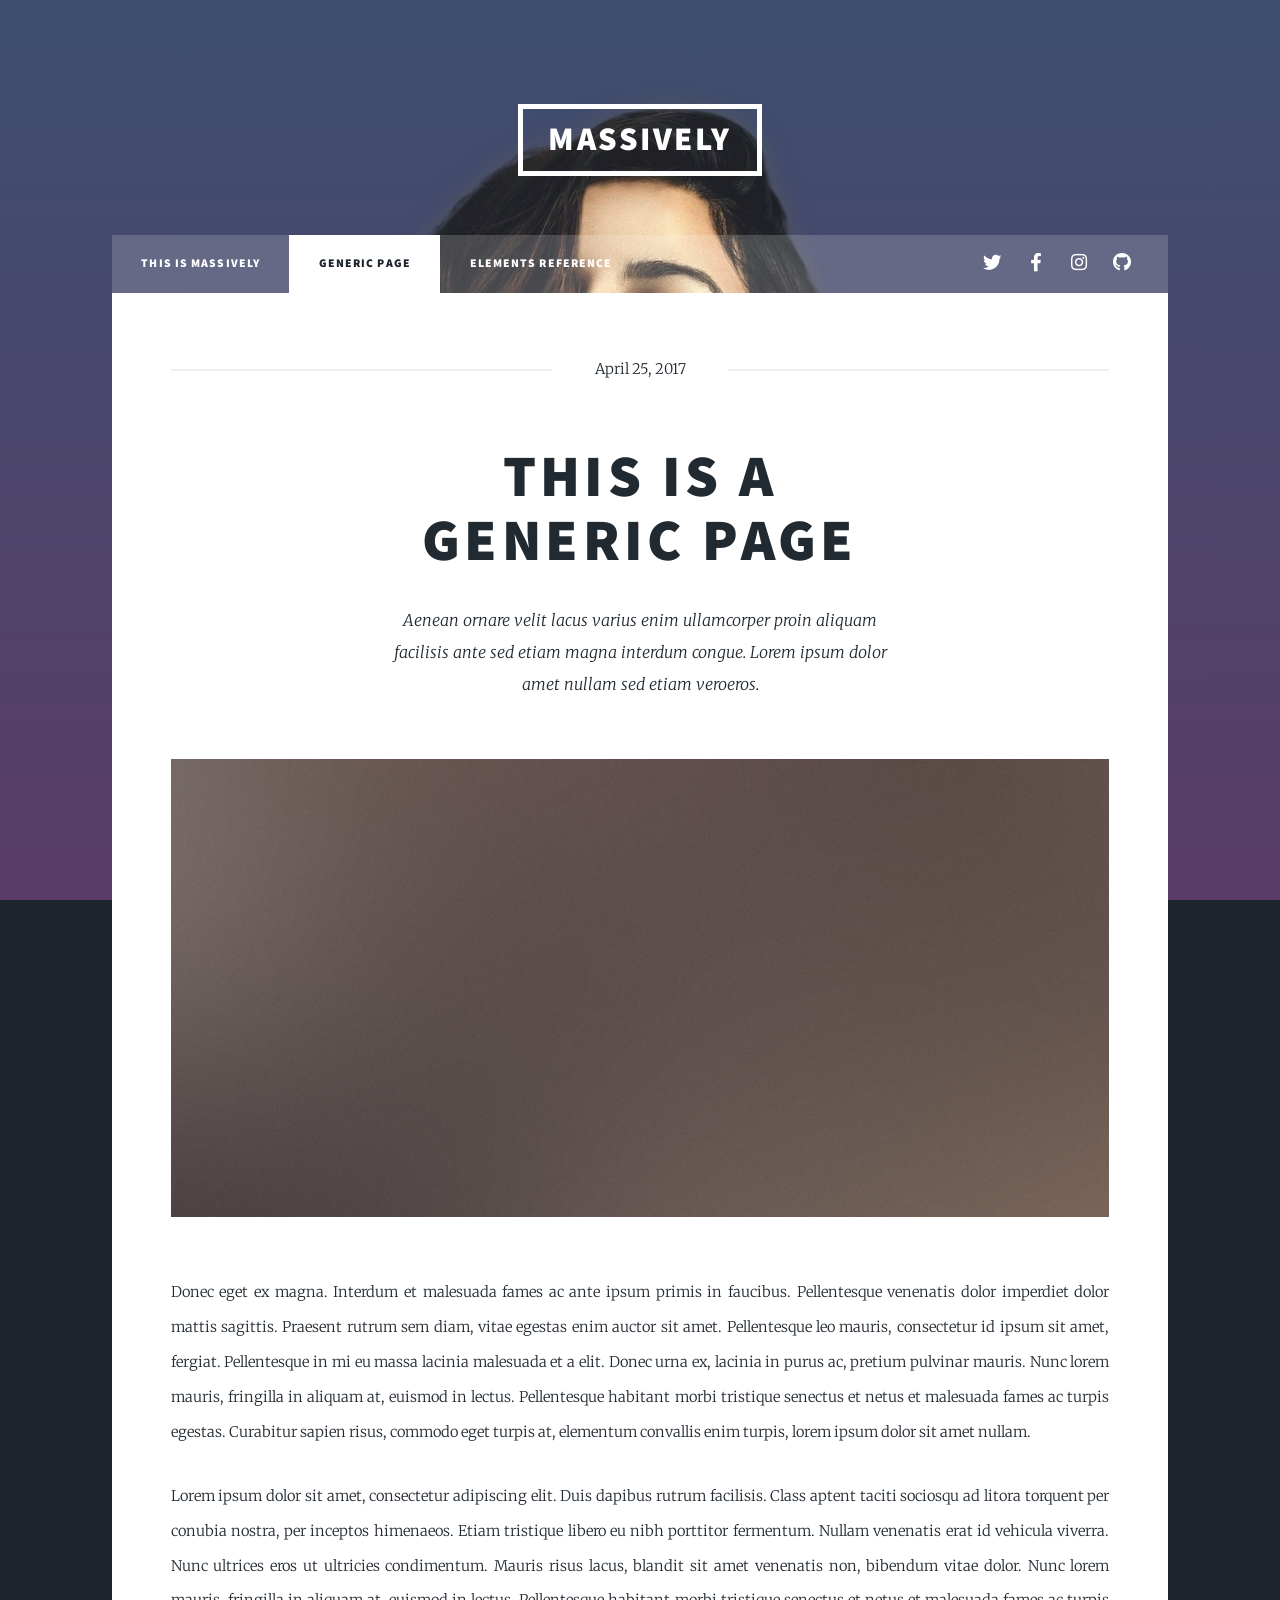
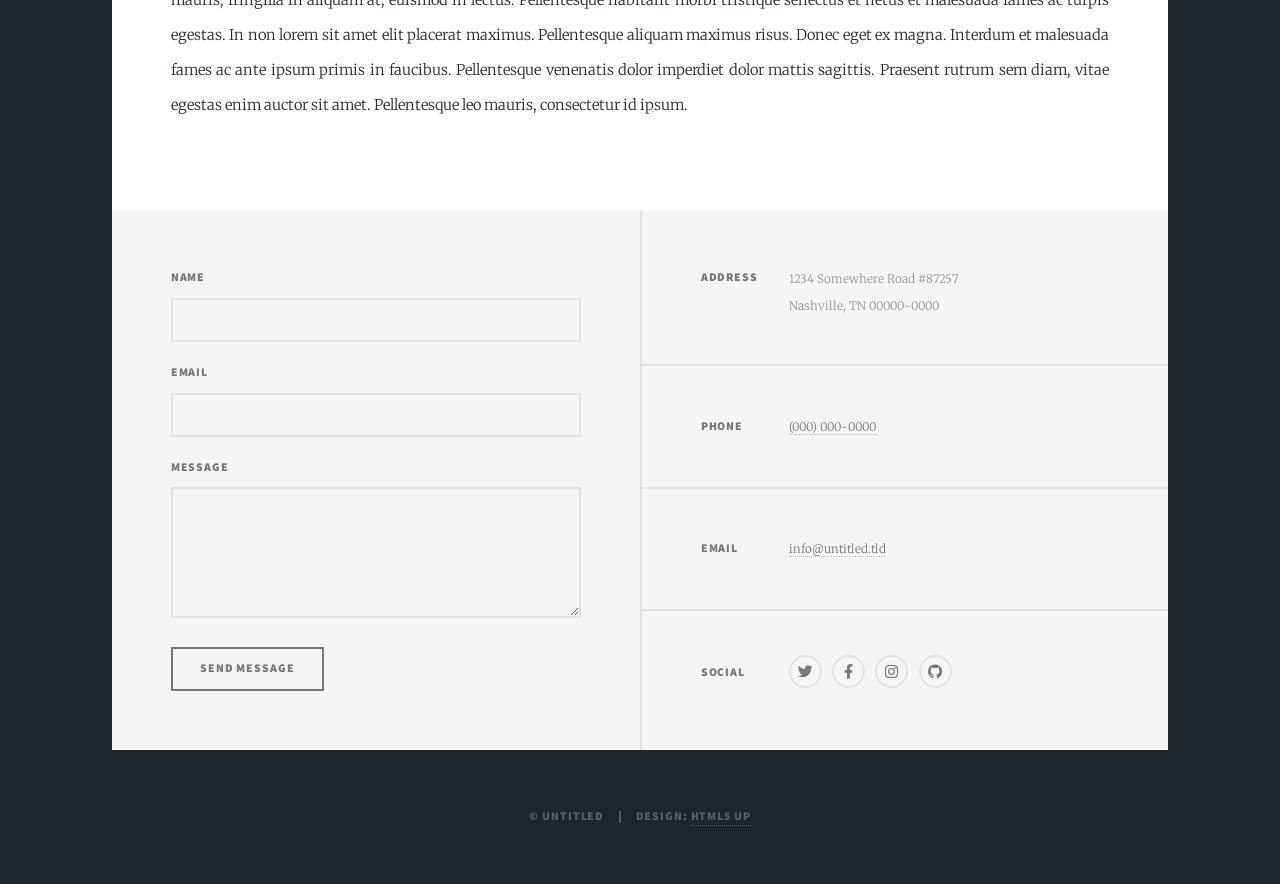
<file: generic.html>
<!DOCTYPE HTML>
<!--
	Massively by HTML5 UP
	html5up.net | @ajlkn
	Free for personal and commercial use under the CCA 3.0 license (html5up.net/license)
-->
<html>
	<head>
		<title>Generic Page - Massively by HTML5 UP</title>
		<meta charset="utf-8" />
		<meta name="viewport" content="width=device-width, initial-scale=1, user-scalable=no" />
		<link rel="stylesheet" href="assets/css/main.css" />
		<noscript><link rel="stylesheet" href="assets/css/noscript.css" /></noscript>
	</head>
	<body class="is-preload">

		<!-- Wrapper -->
			<div id="wrapper">

				<!-- Header -->
					<header id="header">
						<a href="index.html" class="logo">Massively</a>
					</header>

				<!-- Nav -->
					<nav id="nav">
						<ul class="links">
							<li><a href="index.html">This is Massively</a></li>
							<li class="active"><a href="generic.html">Generic Page</a></li>
							<li><a href="elements.html">Elements Reference</a></li>
						</ul>
						<ul class="icons">
							<li><a href="#" class="icon brands fa-twitter"><span class="label">Twitter</span></a></li>
							<li><a href="#" class="icon brands fa-facebook-f"><span class="label">Facebook</span></a></li>
							<li><a href="#" class="icon brands fa-instagram"><span class="label">Instagram</span></a></li>
							<li><a href="#" class="icon brands fa-github"><span class="label">GitHub</span></a></li>
						</ul>
					</nav>

				<!-- Main -->
					<div id="main">

						<!-- Post -->
							<section class="post">
								<header class="major">
									<span class="date">April 25, 2017</span>
									<h1>This is a<br />
									Generic Page</h1>
									<p>Aenean ornare velit lacus varius enim ullamcorper proin aliquam<br />
									facilisis ante sed etiam magna interdum congue. Lorem ipsum dolor<br />
									amet nullam sed etiam veroeros.</p>
								</header>
								<div class="image main"><img src="images/pic01.jpg" alt="" /></div>
								<p>Donec eget ex magna. Interdum et malesuada fames ac ante ipsum primis in faucibus. Pellentesque venenatis dolor imperdiet dolor mattis sagittis. Praesent rutrum sem diam, vitae egestas enim auctor sit amet. Pellentesque leo mauris, consectetur id ipsum sit amet, fergiat. Pellentesque in mi eu massa lacinia malesuada et a elit. Donec urna ex, lacinia in purus ac, pretium pulvinar mauris. Nunc lorem mauris, fringilla in aliquam at, euismod in lectus. Pellentesque habitant morbi tristique senectus et netus et malesuada fames ac turpis egestas. Curabitur sapien risus, commodo eget turpis at, elementum convallis enim turpis, lorem ipsum dolor sit amet nullam.</p>
								<p>Lorem ipsum dolor sit amet, consectetur adipiscing elit. Duis dapibus rutrum facilisis. Class aptent taciti sociosqu ad litora torquent per conubia nostra, per inceptos himenaeos. Etiam tristique libero eu nibh porttitor fermentum. Nullam venenatis erat id vehicula viverra. Nunc ultrices eros ut ultricies condimentum. Mauris risus lacus, blandit sit amet venenatis non, bibendum vitae dolor. Nunc lorem mauris, fringilla in aliquam at, euismod in lectus. Pellentesque habitant morbi tristique senectus et netus et malesuada fames ac turpis egestas. In non lorem sit amet elit placerat maximus. Pellentesque aliquam maximus risus. Donec eget ex magna. Interdum et malesuada fames ac ante ipsum primis in faucibus. Pellentesque venenatis dolor imperdiet dolor mattis sagittis. Praesent rutrum sem diam, vitae egestas enim auctor sit amet. Pellentesque leo mauris, consectetur id ipsum.</p>
							</section>

					</div>

				<!-- Footer -->
					<footer id="footer">
						<section>
							<form method="post" action="#">
								<div class="fields">
									<div class="field">
										<label for="name">Name</label>
										<input type="text" name="name" id="name" />
									</div>
									<div class="field">
										<label for="email">Email</label>
										<input type="text" name="email" id="email" />
									</div>
									<div class="field">
										<label for="message">Message</label>
										<textarea name="message" id="message" rows="3"></textarea>
									</div>
								</div>
								<ul class="actions">
									<li><input type="submit" value="Send Message" /></li>
								</ul>
							</form>
						</section>
						<section class="split contact">
							<section class="alt">
								<h3>Address</h3>
								<p>1234 Somewhere Road #87257<br />
								Nashville, TN 00000-0000</p>
							</section>
							<section>
								<h3>Phone</h3>
								<p><a href="#">(000) 000-0000</a></p>
							</section>
							<section>
								<h3>Email</h3>
								<p><a href="#">info@untitled.tld</a></p>
							</section>
							<section>
								<h3>Social</h3>
								<ul class="icons alt">
									<li><a href="#" class="icon brands alt fa-twitter"><span class="label">Twitter</span></a></li>
									<li><a href="#" class="icon brands alt fa-facebook-f"><span class="label">Facebook</span></a></li>
									<li><a href="#" class="icon brands alt fa-instagram"><span class="label">Instagram</span></a></li>
									<li><a href="#" class="icon brands alt fa-github"><span class="label">GitHub</span></a></li>
								</ul>
							</section>
						</section>
					</footer>

				<!-- Copyright -->
					<div id="copyright">
						<ul><li>&copy; Untitled</li><li>Design: <a href="https://html5up.net">HTML5 UP</a></li></ul>
					</div>

			</div>

		<!-- Scripts -->
			<script src="assets/js/jquery.min.js"></script>
			<script src="assets/js/jquery.scrollex.min.js"></script>
			<script src="assets/js/jquery.scrolly.min.js"></script>
			<script src="assets/js/browser.min.js"></script>
			<script src="assets/js/breakpoints.min.js"></script>
			<script src="assets/js/util.js"></script>
			<script src="assets/js/main.js"></script>

	</body>
</html>
</file>
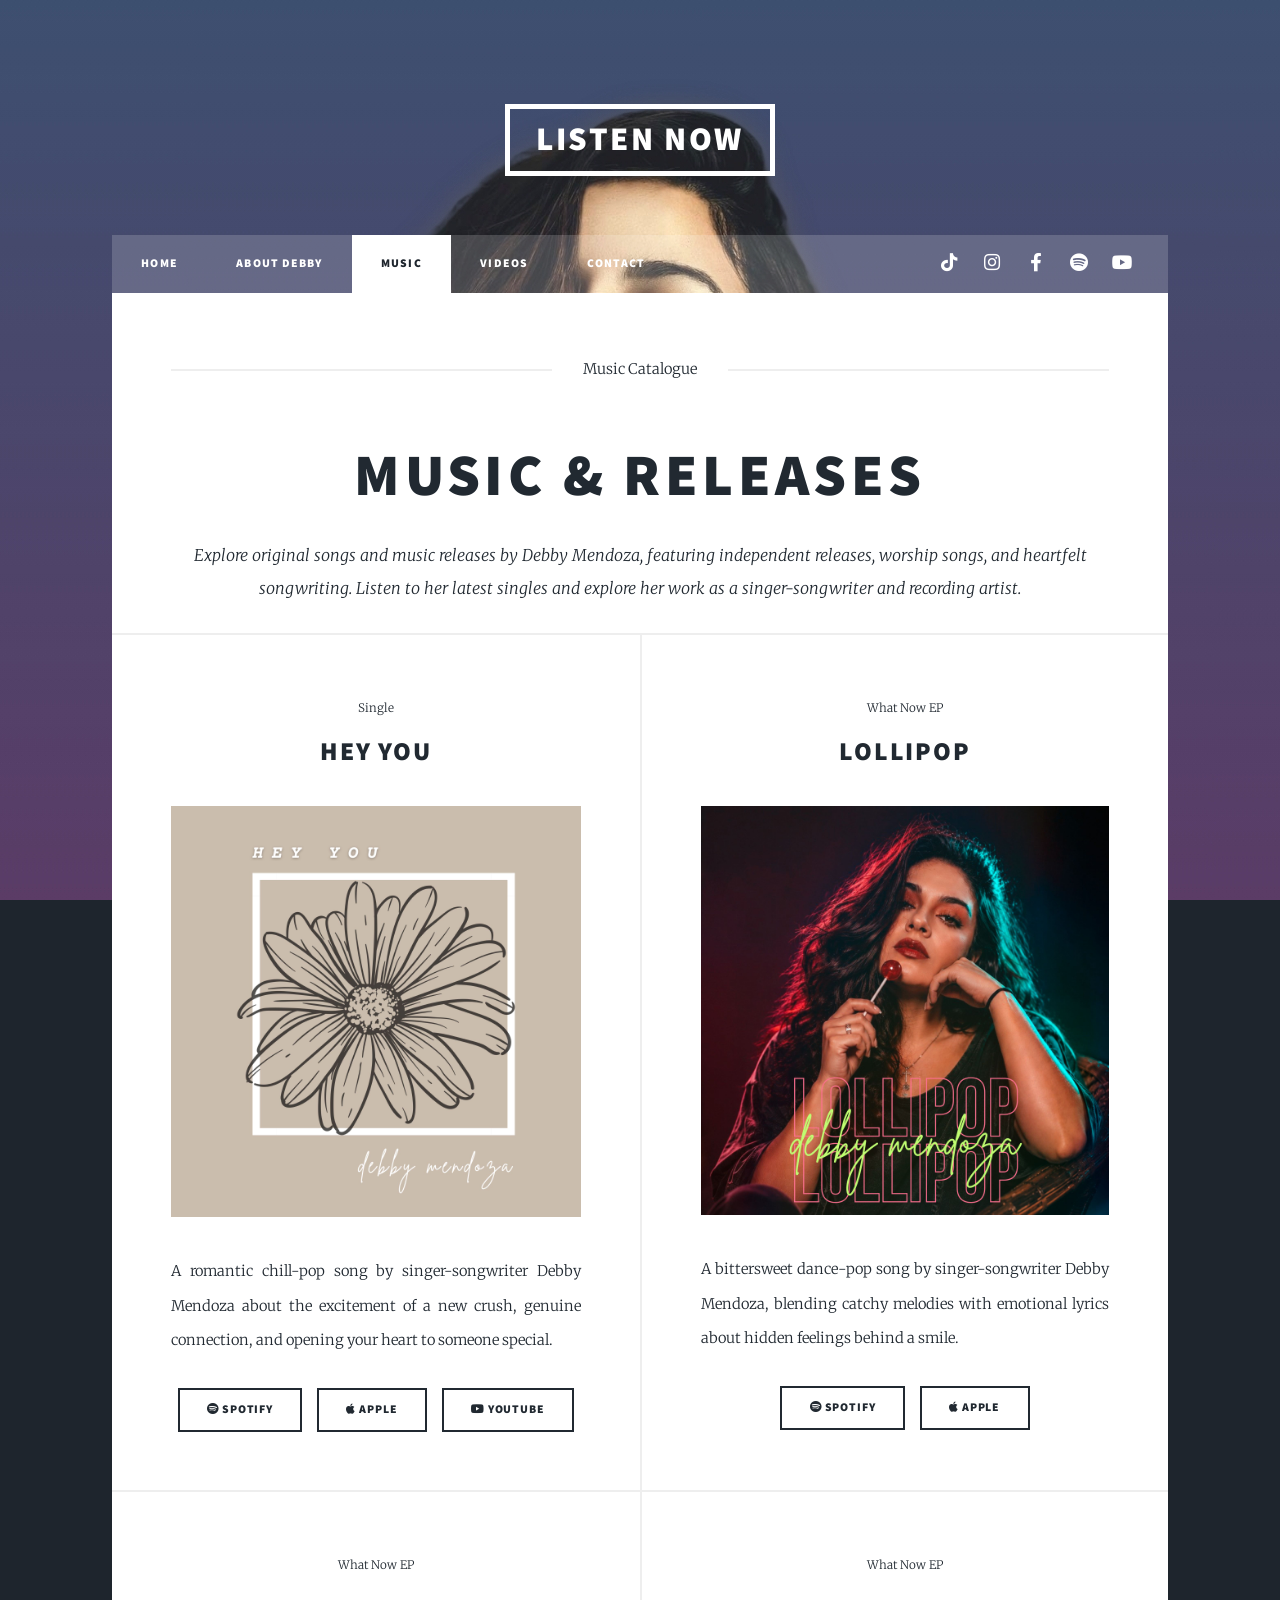
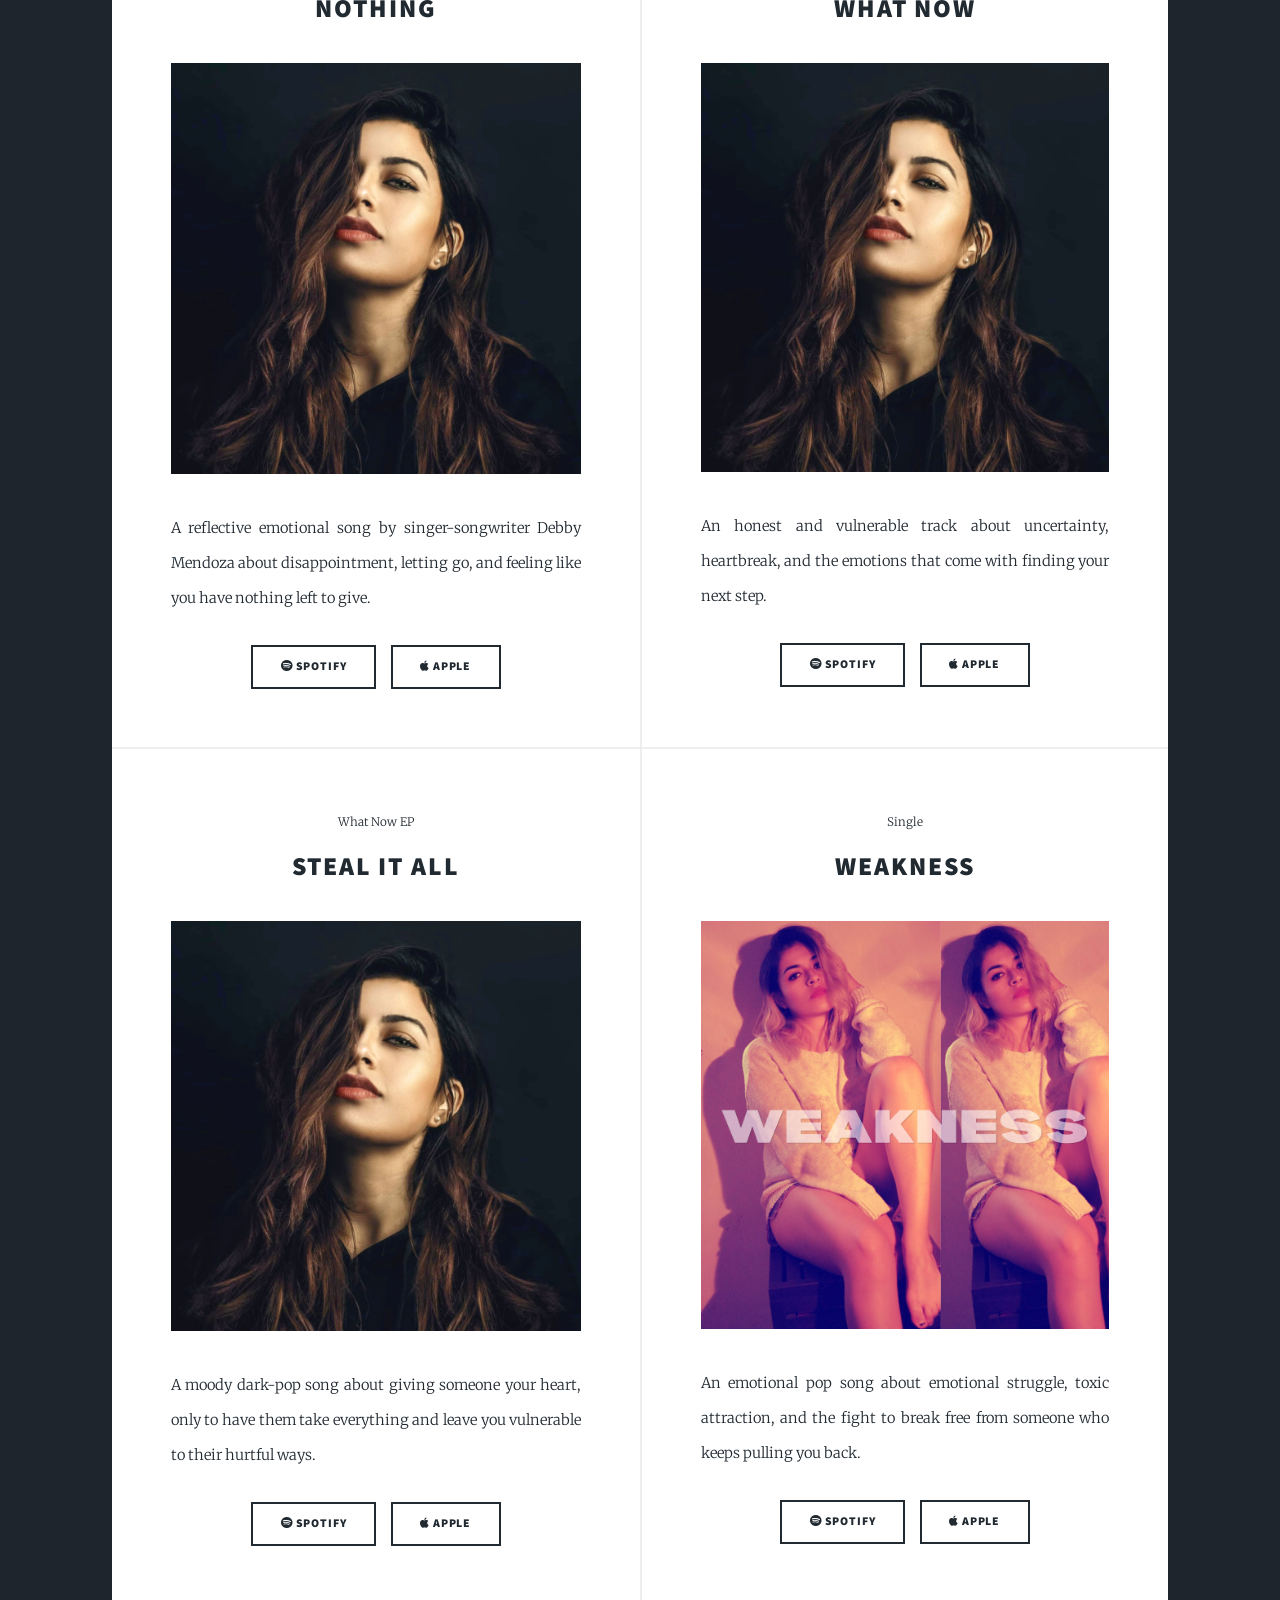
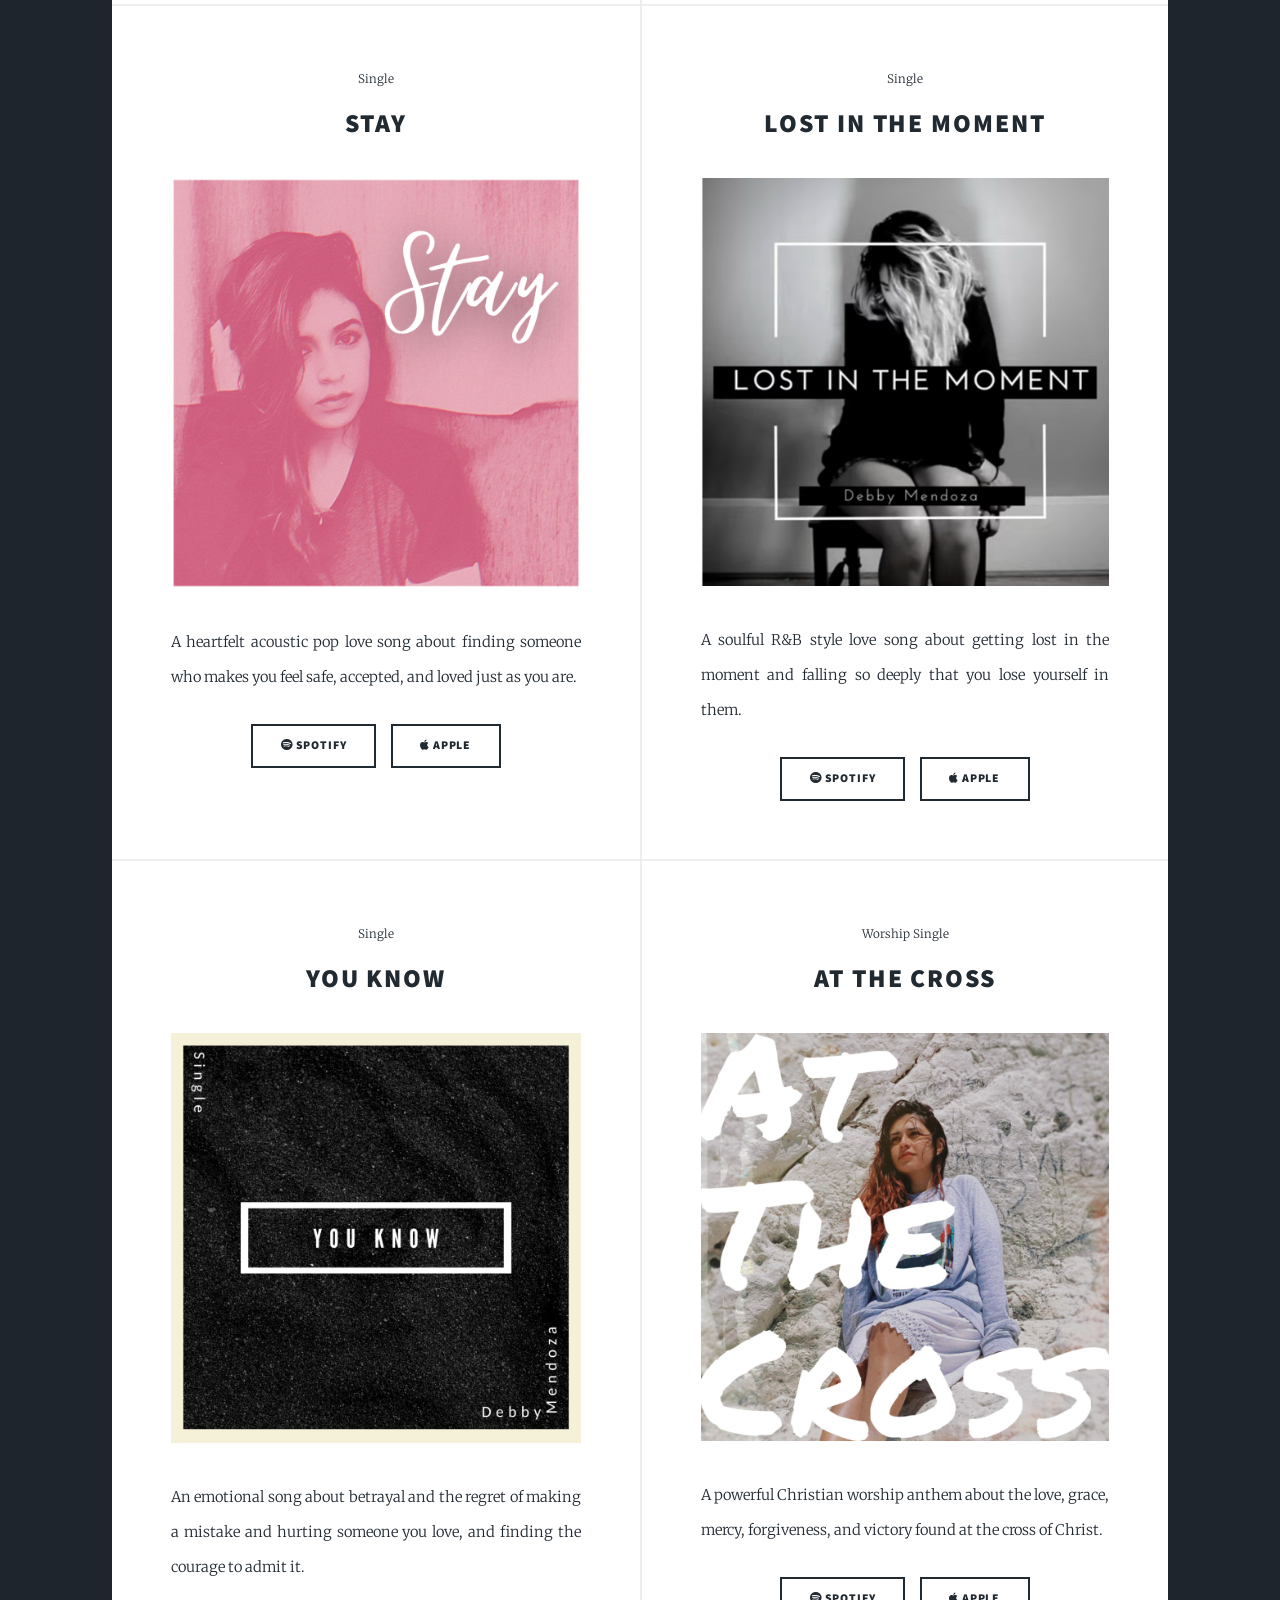
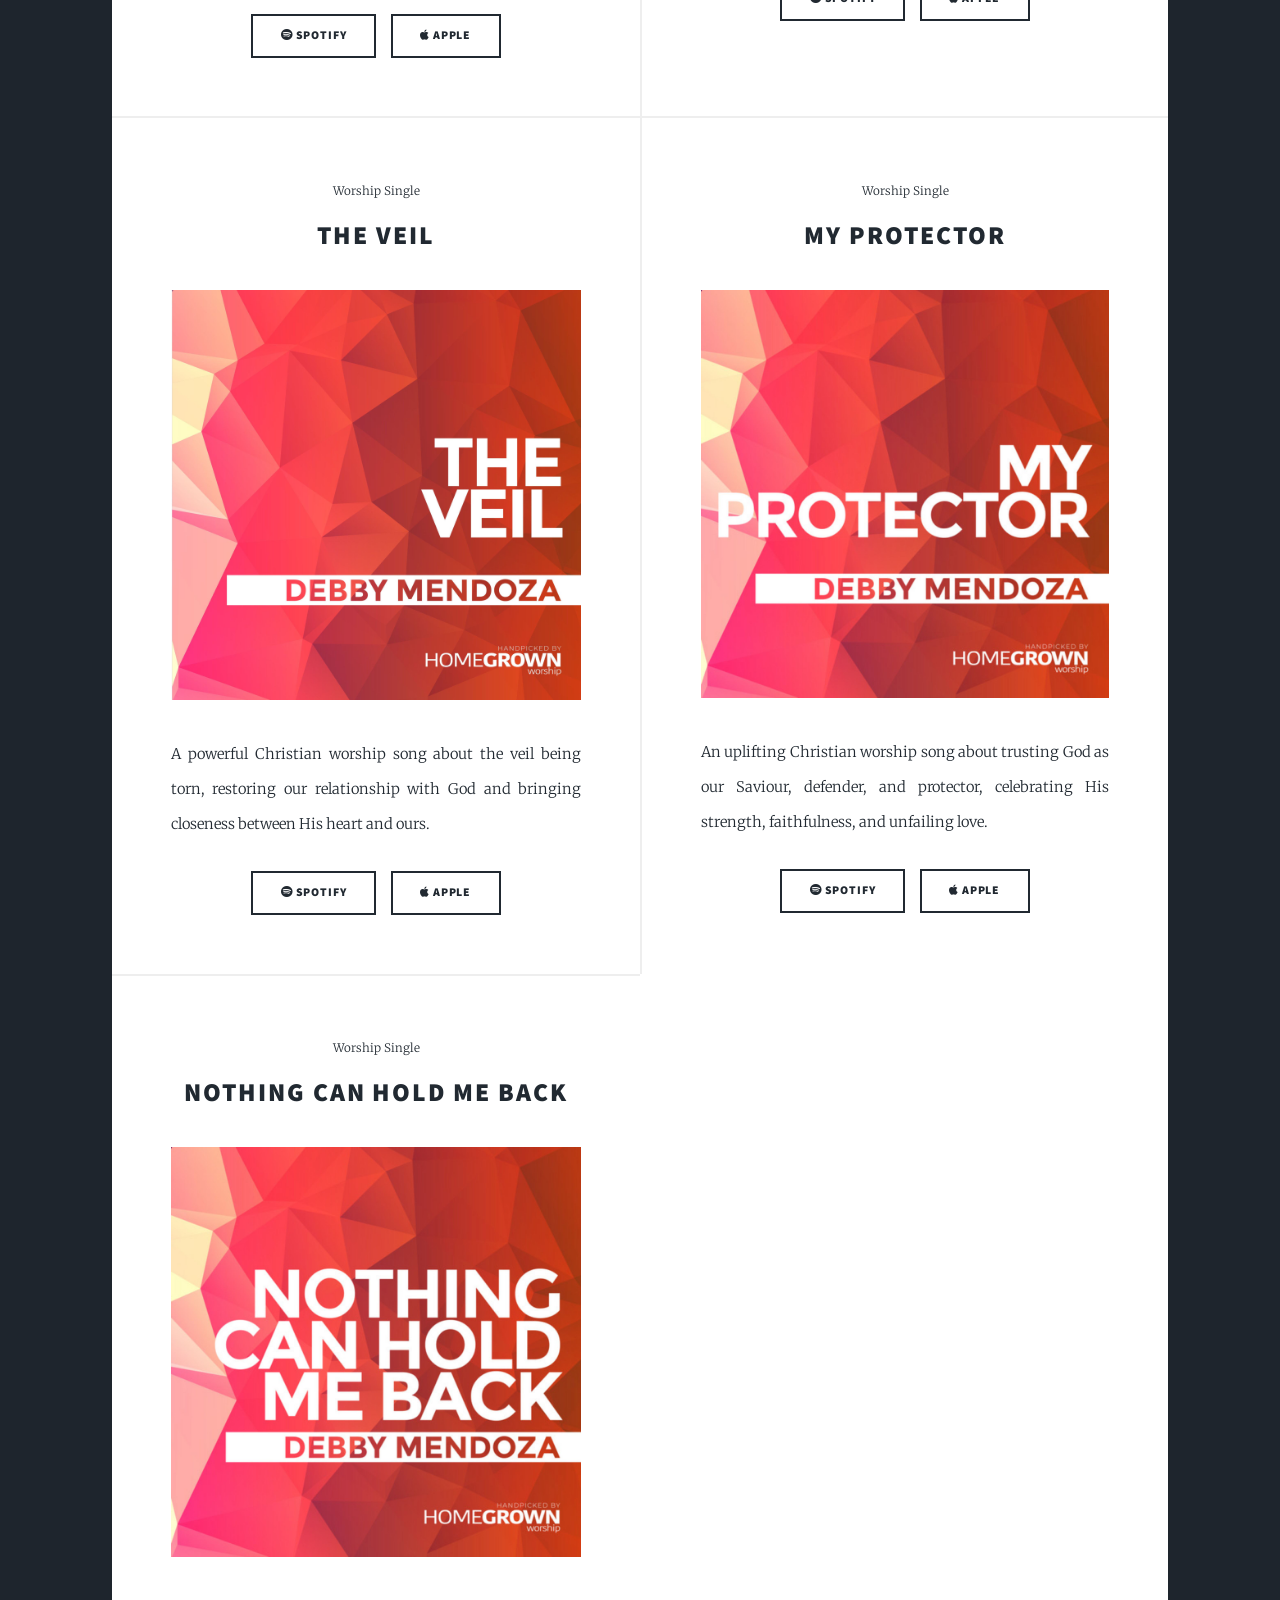
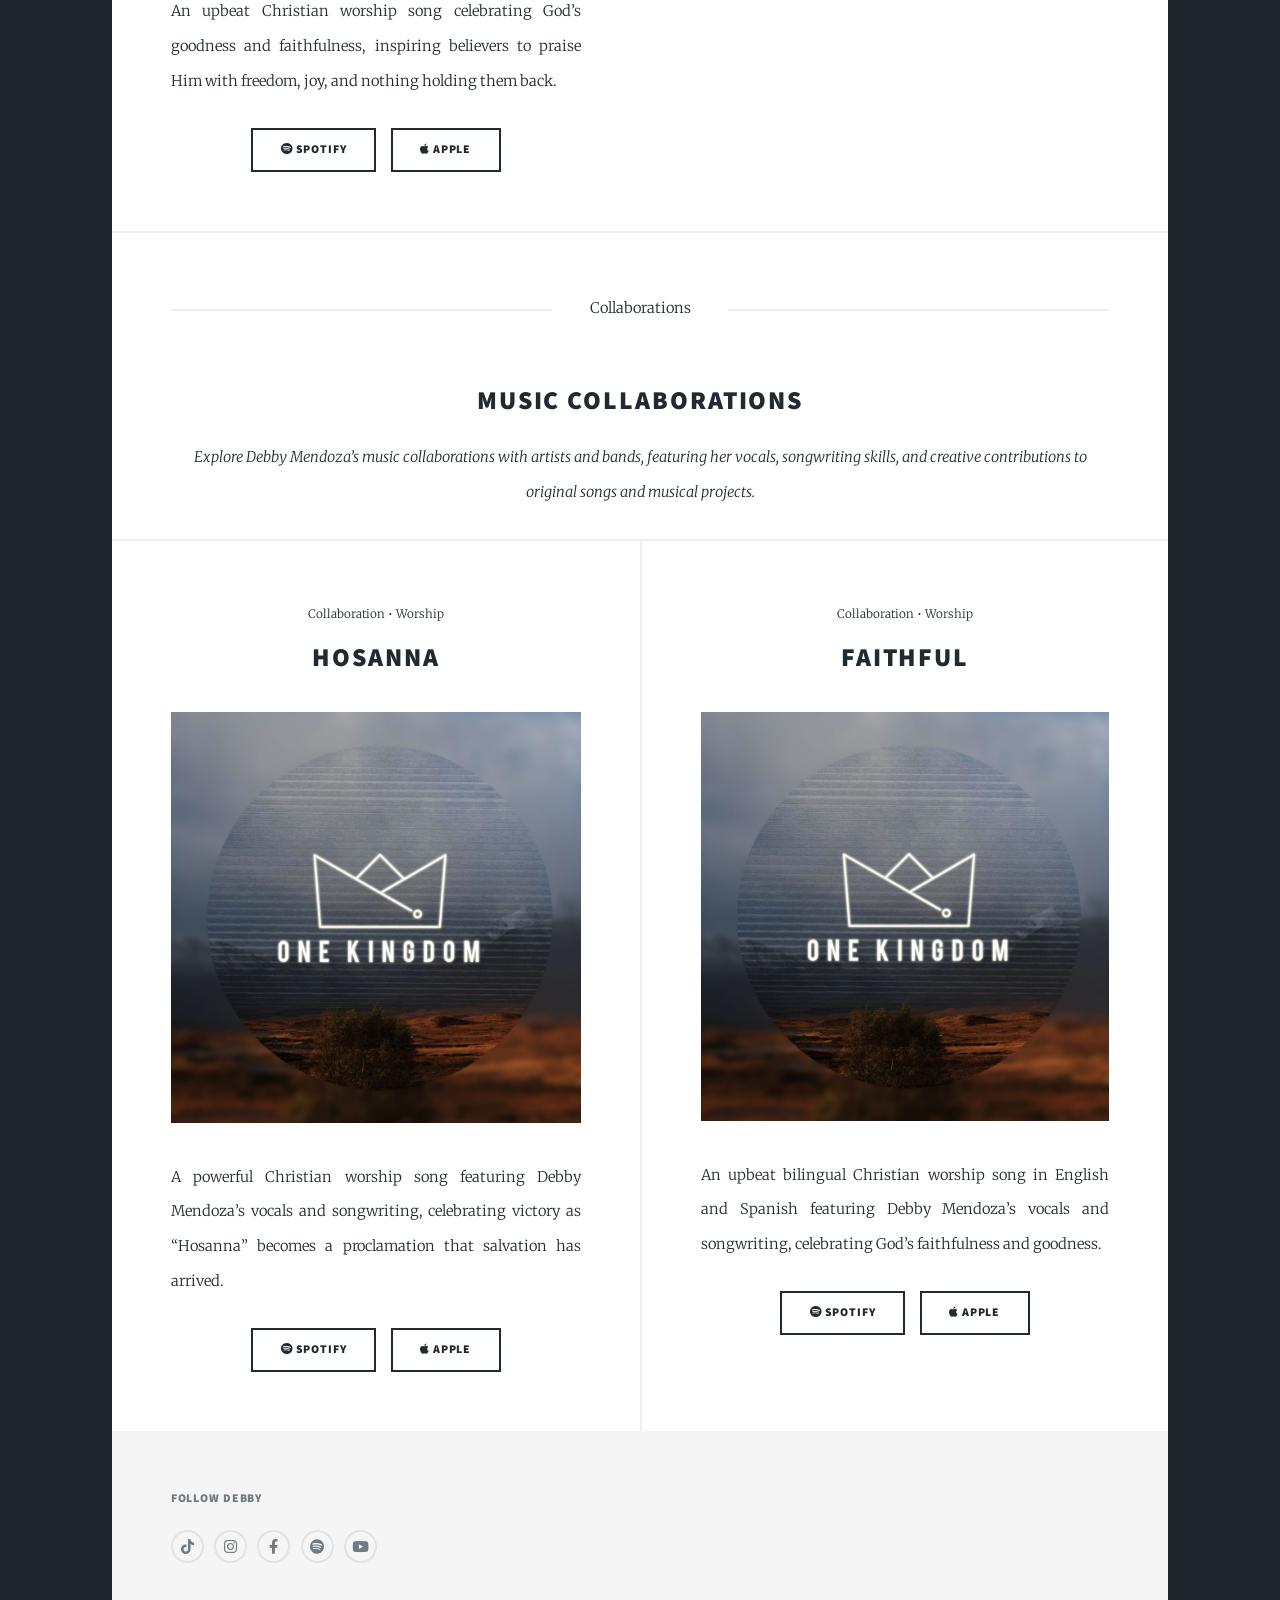
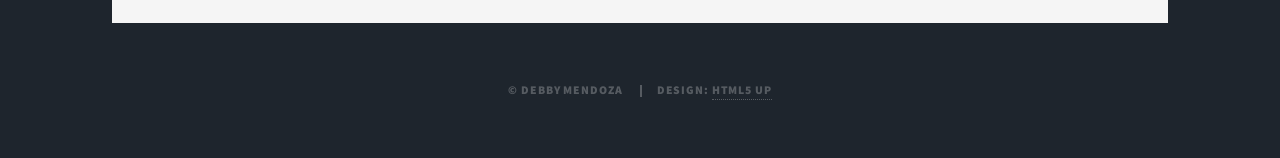
<file: music.html>
<!DOCTYPE HTML>
<!--
	Massively by HTML5 UP
	html5up.net | @ajlkn
	Free for personal and commercial use under the CCA 3.0 license (html5up.net/license)
-->
<html>
	<head>
		<title>Debby Mendoza | Music and Releases</title>
		<meta charset="utf-8" />
		<meta name="viewport" content="width=device-width, initial-scale=1, user-scalable=no" />
		<link rel="stylesheet" href="assets/css/main.css" />
		<noscript><link rel="stylesheet" href="assets/css/noscript.css" /></noscript>

		<meta name="description" content="Listen to Debby Mendoza’s original songs, latest singles, worship music and collaborations with artists. Explore the music catalogue of this independent singer-songwriter and recording artist.">
	</head>

	<body class="is-preload">

		<!-- Wrapper -->
		<div id="wrapper" class="fade-in">


		<!-- Header -->
		<header id="header">
			<a href="https://open.spotify.com/artist/4Wedi1qfTyRhTuoHQ6Peu3?si=bFugra-VQpCLnkfbZ71UBA" class="logo">
				Listen now
			</a>
		</header>


		<!-- Nav -->
		<nav id="nav">
			<ul class="links">
				<li><a href="index.html">Home</a></li>
				<li><a href="about.html">About Debby</a></li>
				<li class="active"><a href="music.html">Music</a></li>
				<li><a href="videos.html">Videos</a></li>
				<li><a href="contact.html">Contact</a></li>
			</ul>

			<ul class="icons">
				<li>
					<a href="https://www.tiktok.com/@debbymendozamusic?is_from_webapp=1&sender_device=pc" class="icon brands fa-tiktok">
					<span class="label">TikTok</span></a>
				</li>

				<li>
					<a href="https://www.instagram.com/debby.mendoza.music/" class="icon brands fa-instagram">
					<span class="label">Instagram</span></a>
				</li>

				<li>
					<a href="https://www.facebook.com/debbymendozamusic/" class="icon brands fa-facebook-f">
					<span class="label">Facebook</span></a>
				</li>

				<li>
					<a href="https://open.spotify.com/artist/4Wedi1qfTyRhTuoHQ6Peu3?si=6ROfbeNdQwKNzb-2Oz47zg" class="icon brands fa-spotify">
					<span class="label">Spotify</span></a>
				</li>

				<li>
					<a href="https://www.youtube.com/c/debbymendoza" class="icon brands fa-youtube">
					<span class="label">YouTube</span></a>
				</li>
			</ul>
		</nav>



		<!-- Main -->
		<div id="main">


			<header class="major">
				<span class="date">Music Catalogue</span>
				<h1>Music & Releases</h1>

				<p>
					Explore original songs and music releases by Debby Mendoza, featuring independent releases, worship songs, and heartfelt songwriting. Listen to her latest singles and explore her work as a singer-songwriter and recording artist.
				</p>
			</header>



			<!-- Music Posts -->
			<section class="posts">


				<!-- Hey You -->
				<article>

					<header>
						<span class="date">Single</span>
						<h2>
							<a href="https://open.spotify.com/album/7ducbiZcnY4OgyrqWAklY3?si=JkpUW-cvS5m9QG1PurlIrw">
							Hey You
							</a>
						</h2>
					</header>

					<a href="https://open.spotify.com/album/7ducbiZcnY4OgyrqWAklY3?si=JkpUW-cvS5m9QG1PurlIrw" class="image fit">
						<img src="images/Hey You.jpg" alt="Hey You Cover" />
					</a>

					<p>
						A romantic chill-pop song by singer-songwriter Debby Mendoza about the excitement of a new crush, genuine connection, and opening your heart to someone special.
					</p>


					<ul class="actions special">

						<li>
							<a href="https://open.spotify.com/album/7ducbiZcnY4OgyrqWAklY3?si=JkpUW-cvS5m9QG1PurlIrw"
							target="_blank"
							class="button">
							<i class="fab fa-spotify"></i> Spotify
							</a>
						</li>

						<li>
							<a href="https://music.apple.com/us/song/hey-you/1537115902"
							target="_blank"
							class="button">
							<i class="fab fa-apple"></i> Apple
							</a>
						</li>
						<li>
							<a href="https://youtu.be/239JEb8Wn5U?si=fybrDrGL-CQbpvxi"
							target="_blank"
							class="button">
							<i class="fab fa-youtube"></i> YouTube
							</a>
						</li>

					</ul>

				</article>



				<!-- Lollipop -->
				<article>

					<header>
						<span class="date">What Now EP</span>

						<h2>
							<a href="https://open.spotify.com/track/0geF9sQydqTR201ASwbBy7?si=9b76a2b395564800">
							Lollipop
							</a>
						</h2>

					</header>


					<a href="https://open.spotify.com/track/0geF9sQydqTR201ASwbBy7?si=9b76a2b395564800" class="image fit">
						<img src="images/Lollipop.jpg" alt="Lollipop Cover" />
					</a>


					<p>
						A bittersweet dance-pop song by singer-songwriter Debby Mendoza, blending catchy melodies with emotional lyrics about hidden feelings behind a smile.
					</p>


					<ul class="actions special">

						<li>
							<a href="https://open.spotify.com/track/0geF9sQydqTR201ASwbBy7?si=9b76a2b395564800"
							target="_blank"
							class="button">
							<i class="fab fa-spotify"></i> Spotify
							</a>
						</li>


						<li>
							<a href="https://music.apple.com/us/song/lollipop/1488907116"
							target="_blank"
							class="button">
							<i class="fab fa-apple"></i> Apple
							</a>
						</li>

					</ul>

				</article>


		<!-- Nothing -->
				<article>

					<header>
						<span class="date">What Now EP</span>
						<h2>
							<a href="https://open.spotify.com/track/0AToioJQHVV4ttO7No439k?si=6f58545edb1e47aa">
							Nothing
							</a>
						</h2>
					</header>

					<a href="https://open.spotify.com/track/0AToioJQHVV4ttO7No439k?si=6f58545edb1e47aa" class="image fit">
						<img src="images/What Now EP.jpg" alt="Nothing Cover" />
					</a>

					<p>
						A reflective emotional song by singer-songwriter Debby Mendoza about disappointment, letting go, and feeling like you have nothing left to give.
					</p>


					<ul class="actions special">

						<li>
							<a href="https://open.spotify.com/track/0AToioJQHVV4ttO7No439k?si=6f58545edb1e47aa"
							target="_blank"
							class="button">
							<i class="fab fa-spotify"></i> Spotify
							</a>
						</li>

						<li>
							<a href="https://music.apple.com/us/song/nothing/1488907117"
							target="_blank"
							class="button">
							<i class="fab fa-apple"></i> Apple
							</a>
						</li>

					</ul>

				</article>



				<!-- What Now -->
				<article>

					<header>
						<span class="date">What Now EP</span>

						<h2>
							<a href="https://open.spotify.com/track/6Vs3KpVpZhAUQHxuVVP36g?si=b0df494a16be47b3">
							What Now
							</a>
						</h2>

					</header>


					<a href="https://open.spotify.com/track/6Vs3KpVpZhAUQHxuVVP36g?si=b0df494a16be47b3" class="image fit">
						<img src="images/What Now EP.jpg" alt="What Now Cover" />
					</a>


					<p>
						An honest and vulnerable track about uncertainty, heartbreak, and the emotions that come with finding your next step.
					</p>


					<ul class="actions special">

						<li>
							<a href="https://open.spotify.com/track/6Vs3KpVpZhAUQHxuVVP36g?si=b0df494a16be47b3"
							target="_blank"
							class="button">
							<i class="fab fa-spotify"></i> Spotify
							</a>
						</li>


					<li>
							<a href="https://music.apple.com/us/song/what-now/1488907118"
							target="_blank"
							class="button">
							<i class="fab fa-apple"></i> Apple
							</a>
						</li>

					</ul>

				</article>
				
		<!-- Steal It All -->
				<article>

					<header>
						<span class="date">What Now EP</span>
						<h2>
							<a href="https://open.spotify.com/track/0EXELJ1lGy5jZu39O33NGP?si=db495d8101bc4674">
							Steal It All
							</a>
						</h2>
					</header>

					<a href="https://open.spotify.com/track/0EXELJ1lGy5jZu39O33NGP?si=db495d8101bc4674" class="image fit">
						<img src="images/What Now EP.jpg" alt="Steal It All Cover" />
					</a>

					<p>
						A moody dark-pop song about giving someone your heart, only to have them take everything and leave you vulnerable to their hurtful ways.
					</p>


					<ul class="actions special">

						<li>
							<a href="https://open.spotify.com/track/0EXELJ1lGy5jZu39O33NGP?si=db495d8101bc4674"
							target="_blank"
							class="button">
							<i class="fab fa-spotify"></i> Spotify
							</a>
						</li>

						<li>
							<a href="https://music.apple.com/us/song/steal-it-all/1488907119"
							target="_blank"
							class="button">
							<i class="fab fa-apple"></i> Apple
							</a>
						</li>

					</ul>

				</article>



				<!-- Weakness -->
				<article>

					<header>
						<span class="date">Single</span>

						<h2>
							<a href="https://open.spotify.com/track/4pmQvm54boqMKHOENazJP4?si=f02c1f0bac2f4461">
							Weakness
							</a>
						</h2>

					</header>


					<a href="https://open.spotify.com/track/4pmQvm54boqMKHOENazJP4?si=f02c1f0bac2f4461" class="image fit">
						<img src="images/Weakness.jpg" alt="Weakness Cover" />
					</a>


					<p>
						An emotional pop song about emotional struggle, toxic attraction, and the fight to break free from someone who keeps pulling you back.
					</p>


					<ul class="actions special">

						<li>
							<a href="https://open.spotify.com/track/4pmQvm54boqMKHOENazJP4?si=f02c1f0bac2f4461"
							target="_blank"
							class="button">
							<i class="fab fa-spotify"></i> Spotify
							</a>
						</li>


						<li>
							<a href="https://music.apple.com/us/song/weakness/1439893299"
							target="_blank"
							class="button">
							<i class="fab fa-apple"></i> Apple
							</a>
						</li>

					</ul>

				</article>
		<!-- Stay -->
				<article>

					<header>
						<span class="date">Single</span>
						<h2>
							<a href="https://open.spotify.com/track/01rOpQ8Lk40YE5xtKwm8dH?si=653941ec5aa74f9f">
							Stay
							</a>
						</h2>
					</header>

					<a href="https://open.spotify.com/track/01rOpQ8Lk40YE5xtKwm8dH?si=653941ec5aa74f9f" class="image fit">
						<img src="images/Stay.jpg" alt="Stay Cover" />
					</a>

					<p>
						A heartfelt acoustic pop love song about finding someone who makes you feel safe, accepted, and loved just as you are.
					</p>


					<ul class="actions special">

						<li>
							<a href="https://open.spotify.com/track/01rOpQ8Lk40YE5xtKwm8dH?si=653941ec5aa74f9f"
							target="_blank"
							class="button">
							<i class="fab fa-spotify"></i> Spotify
							</a>
						</li>

						<li>
							<a href="https://music.apple.com/us/song/stay/1534358631"
							target="_blank"
							class="button">
							<i class="fab fa-apple"></i> Apple
							</a>
						</li>

					</ul>

				</article>



				<!-- Lost in the Moment -->
				<article>

					<header>
						<span class="date">Single</span>

						<h2>
							<a href="https://open.spotify.com/track/2lKJ0k7ueUxRu9PgPV7kDO?si=d71deb5ee3b347c0">
							Lost in the Moment
							</a>
						</h2>

					</header>


					<a href="https://open.spotify.com/track/2lKJ0k7ueUxRu9PgPV7kDO?si=d71deb5ee3b347c0" class="image fit">
						<img src="images/Lost in the moment.jpg" alt="Lost in the Moment Cover" />
					</a>


					<p>
						A soulful R&B style love song about getting lost in the moment and falling so deeply that you lose yourself in them.
					</p>


					<ul class="actions special">

						<li>
							<a href="https://open.spotify.com/track/2lKJ0k7ueUxRu9PgPV7kDO?si=d71deb5ee3b347c0"
							target="_blank"
							class="button">
							<i class="fab fa-spotify"></i> Spotify
							</a>
						</li>


					<li>
							<a href="https://music.apple.com/us/song/lost-in-the-moment/1441179014"
							target="_blank"
							class="button">
							<i class="fab fa-apple"></i> Apple
							</a>
						</li>

					</ul>

				</article>
				
		<!-- You Know -->
				<article>

					<header>
						<span class="date">Single</span>
						<h2>
							<a href="https://open.spotify.com/track/6F2bZgCHckAxb8xh4d4k8g?si=ac0446920f3141df">
							You Know
							</a>
						</h2>
					</header>

					<a href="https://open.spotify.com/track/6F2bZgCHckAxb8xh4d4k8g?si=ac0446920f3141df" class="image fit">
						<img src="images/You Know.jpg" alt="You Know Cover" />
					</a>

					<p>
						An emotional song about betrayal and the regret of making a mistake and hurting someone you love, and finding the courage to admit it.
					</p>


					<ul class="actions special">

						<li>
							<a href="https://open.spotify.com/track/6F2bZgCHckAxb8xh4d4k8g?si=ac0446920f3141df"
							target="_blank"
							class="button">
							<i class="fab fa-spotify"></i> Spotify
							</a>
						</li>

						<li>
							<a href="https://music.apple.com/us/song/you-know/1405574255"
							target="_blank"
							class="button">
							<i class="fab fa-apple"></i> Apple
							</a>
						</li>

					</ul>

				</article>



				<!-- At The Cross -->
				<article>

					<header>
						<span class="date">Worship Single</span>

						<h2>
							<a href="https://open.spotify.com/track/2rKBDZkhAX2jAS6XlxlTmg?si=92c5691124ee40b6">
							At The Cross
							</a>
						</h2>

					</header>


					<a href="https://open.spotify.com/track/2rKBDZkhAX2jAS6XlxlTmg?si=92c5691124ee40b6" class="image fit">
						<img src="images/At The Cross.jpg" alt="At The Cross Cover" />
					</a>


					<p>
						A powerful Christian worship anthem about the love, grace, mercy, forgiveness, and victory found at the cross of Christ.
					</p>


					<ul class="actions special">

						<li>
							<a href="https://open.spotify.com/track/2rKBDZkhAX2jAS6XlxlTmg?si=92c5691124ee40b6"
							target="_blank"
							class="button">
							<i class="fab fa-spotify"></i> Spotify
							</a>
						</li>


						<li>
							<a href="https://music.apple.com/us/song/at-the-cross/1809565925"
							target="_blank"
							class="button">
							<i class="fab fa-apple"></i> Apple
							</a>
						</li>

					</ul>

				</article>
				
		<!-- The Veil -->
				<article>

					<header>
						<span class="date">Worship Single</span>
						<h2>
							<a href="https://open.spotify.com/track/219rshEV3XzeVlvCC1dBXj?si=ab1afdf71ccf4ee3">
							The Veil
							</a>
						</h2>
					</header>

					<a href="https://open.spotify.com/track/219rshEV3XzeVlvCC1dBXj?si=ab1afdf71ccf4ee3" class="image fit">
						<img src="images/The Veil.jpg" alt="The Veil Cover" />
					</a>

					<p>
						A powerful Christian worship song about the veil being torn, restoring our relationship with God and bringing closeness between His heart and ours.
 	</p>

					<ul class="actions special">

						<li>
							<a href="https://open.spotify.com/track/219rshEV3XzeVlvCC1dBXj?si=ab1afdf71ccf4ee3"
							target="_blank"
							class="button">
							<i class="fab fa-spotify"></i> Spotify
							</a>
						</li>

						<li>
							<a href="https://music.apple.com/us/song/the-veil/1502563775"
							target="_blank"
							class="button">
							<i class="fab fa-apple"></i> Apple
							</a>
						</li>

					</ul>

				</article>



				<!-- My Protector -->
				<article>

					<header>
						<span class="date">Worship Single</span>

						<h2>
							<a href="https://open.spotify.com/track/1lwvrQvpDJpgvF6nzHZcDt?si=b289b5d859c24bbc">
							My Protector
							</a>
						</h2>

					</header>


					<a href="https://open.spotify.com/track/1lwvrQvpDJpgvF6nzHZcDt?si=b289b5d859c24bbc" class="image fit">
						<img src="images/My Protector.jpg" alt="My Protector Cover" />
					</a>


					<p>
						An uplifting Christian worship song about trusting God as our Saviour, defender, and protector, celebrating His strength, faithfulness, and unfailing love.
					</p>


					<ul class="actions special">

						<li>
							<a href="https://open.spotify.com/track/1lwvrQvpDJpgvF6nzHZcDt?si=b289b5d859c24bbc"
							target="_blank"
							class="button">
							<i class="fab fa-spotify"></i> Spotify
							</a>
						</li>


						<li>
							<a href="https://music.apple.com/us/song/my-protector/1477740014"
							target="_blank"
							class="button">
							<i class="fab fa-apple"></i> Apple
							</a>
						</li>

					</ul>

				</article>

						<!-- Nothing Can Hold Me Back -->
				<article>

					<header>
						<span class="date">Worship Single</span>
						<h2>
							<a href="https://open.spotify.com/track/2VmVx0R5ZUUvNU2apmSD35?si=1e7608f7ef184551">
							Nothing Can Hold Me Back
							</a>
						</h2>
					</header>

					<a href="https://open.spotify.com/track/2VmVx0R5ZUUvNU2apmSD35?si=1e7608f7ef184551" class="image fit">
						<img src="images/Nothing can hold me back.jpg" alt="Nothing Can Hold Me Back Cover" />
					</a>

					<p>
						An upbeat Christian worship song celebrating God’s goodness and faithfulness, inspiring believers to praise Him with freedom, joy, and nothing holding them back.
					</p>


					<ul class="actions special">

						<li>
							<a href="https://open.spotify.com/track/2VmVx0R5ZUUvNU2apmSD35?si=1e7608f7ef184551"
							target="_blank"
							class="button">
							<i class="fab fa-spotify"></i> Spotify
							</a>
						</li>

						<li>
							<a href="https://music.apple.com/us/song/nothing-can-hold-me-back/1491310139"
							target="_blank"
							class="button">
							<i class="fab fa-apple"></i> Apple
							</a>
						</li>

					</ul>

				</article>

				</section>
</section>


<!-- Music Collaborations -->

<header class="major">

<span class="date">Collaborations</span>

<h2>
Music Collaborations
</h2>

<p>
Explore Debby Mendoza’s music collaborations with artists and bands, featuring her vocals, songwriting skills, and creative contributions to original songs and musical projects.
</p>

</header>



<section class="posts">


<!-- Collaboration Hosanna -->

<article>

<header>

<span class="date">Collaboration • Worship</span>

<h2>
<a href="https://open.spotify.com/track/6ByNvbXo17rdkNLsAPJ635?si=76295db7a15c406f">
Hosanna
</a>
</h2>

</header>


<a href="https://open.spotify.com/track/6ByNvbXo17rdkNLsAPJ635?si=76295db7a15c406f" 
class="image fit">

<img src="images/One Kingdom.jpg" alt="One Kingdom Collaboration Cover" />

</a>


<p>
A powerful Christian worship song featuring Debby Mendoza’s vocals and songwriting, celebrating victory as “Hosanna” becomes a proclamation that salvation has arrived.
</p>



<ul class="actions special">


<li>

<a href="https://open.spotify.com/track/6ByNvbXo17rdkNLsAPJ635?si=76295db7a15c406f"
target="_blank"
class="button">

<i class="fab fa-spotify"></i> Spotify

</a>

</li>



<li>

<a href="https://music.apple.com/us/song/hosanna/1539284384"
target="_blank"
class="button">

<i class="fab fa-apple"></i> Apple

</a>

</li>


</ul>


</article>





<!-- Collaboration Faithful -->

<article>

<header>

<span class="date">Collaboration • Worship</span>

<h2>
<a href="https://open.spotify.com/track/3Q1LELoPFpAwI27qV9HOYI?si=ab437092109a41b9">
Faithful
</a>
</h2>

</header>



<a href="https://open.spotify.com/track/3Q1LELoPFpAwI27qV9HOYI?si=ab437092109a41b9"
class="image fit">

<img src="images/One Kingdom.jpg" alt="One Kingdom Collaboration Cover" />

</a>



<p>
An upbeat bilingual Christian worship song in English and Spanish featuring Debby Mendoza’s vocals and songwriting, celebrating God’s faithfulness and goodness.
</p>



<ul class="actions special">


<li>

<a href="https://open.spotify.com/track/3Q1LELoPFpAwI27qV9HOYI?si=ab437092109a41b9"
target="_blank"
class="button">

<i class="fab fa-spotify"></i> Spotify

</a>

</li>


<li>

<a href="https://music.apple.com/us/song/faithful/1539284378"
target="_blank"
class="button">

<i class="fab fa-apple"></i> Apple

</a>

</li>


</ul>


</article>


</section>


</div>



<!-- Footer -->
<footer id="footer">

<section>

<h3>Follow Debby</h3>

<ul class="icons alt">

<li>
<a href="https://www.tiktok.com/@debbymendozamusic?is_from_webapp=1&sender_device=pc" target="_blank" class="icon brands fa-tiktok">
<span class="label">TikTok</span></a>
</li>


<li>
<a href="https://www.instagram.com/debby.mendoza.music/" target="_blank" class="icon brands fa-instagram">
<span class="label">Instagram</span></a>
</li>


<li>
<a href="https://www.facebook.com/debbymendozamusic/" target="_blank" class="icon brands fa-facebook-f">
<span class="label">Facebook</span></a>
</li>


<li>
<a href="https://open.spotify.com/artist/4Wedi1qfTyRhTuoHQ6Peu3?si=6ROfbeNdQwKNzb-2Oz47zg" target="_blank" class="icon brands fa-spotify">
<span class="label">Spotify</span></a>
</li>


<li>
<a href="https://www.youtube.com/c/debbymendoza" target="_blank" class="icon brands fa-youtube">
<span class="label">YouTube</span></a>
</li>


</ul>

</section>

</footer>



<!-- Copyright -->
<div id="copyright">

<ul>
<li>&copy; Debby Mendoza</li>
<li>Design: <a href="https://html5up.net">HTML5 UP</a></li>
</ul>

</div>



</div>



<!-- Scripts -->

<script src="assets/js/jquery.min.js"></script>
<script src="assets/js/jquery.scrollex.min.js"></script>
<script src="assets/js/jquery.scrolly.min.js"></script>
<script src="assets/js/browser.min.js"></script>
<script src="assets/js/breakpoints.min.js"></script>
<script src="assets/js/util.js"></script>
<script src="assets/js/main.js"></script>


</body>
</html>
</file>
<file: assets/css/main.css>
@import url(fontawesome-all.min.css);
@import url("https://fonts.googleapis.com/css?family=Merriweather:300,700,300italic,700italic|Source+Sans+Pro:900");

/*
	Massively by HTML5 UP
	html5up.net | @ajlkn
	Free for personal and commercial use under the CCA 3.0 license (html5up.net/license)
*/

html, body, div, span, applet, object,
iframe, h1, h2, h3, h4, h5, h6, p, blockquote,
pre, a, abbr, acronym, address, big, cite,
code, del, dfn, em, img, ins, kbd, q, s, samp,
small, strike, strong, sub, sup, tt, var, b,
u, i, center, dl, dt, dd, ol, ul, li, fieldset,
form, label, legend, table, caption, tbody,
tfoot, thead, tr, th, td, article, aside,
canvas, details, embed, figure, figcaption,
footer, header, hgroup, menu, nav, output, ruby,
section, summary, time, mark, audio, video {
	margin: 0;
	padding: 0;
	border: 0;
	font-size: 100%;
	font: inherit;
	vertical-align: baseline;}

article, aside, details, figcaption, figure,
footer, header, hgroup, menu, nav, section {
	display: block;}

body {
	line-height: 1;
}

ol, ul {
	list-style: none;
}

blockquote, q {
	quotes: none;
}

	blockquote:before, blockquote:after, q:before, q:after {
		content: '';
		content: none;
	}

table {
	border-collapse: collapse;
	border-spacing: 0;
}

body {
	-webkit-text-size-adjust: none;
}

mark {
	background-color: transparent;
	color: inherit;
}

input::-moz-focus-inner {
	border: 0;
	padding: 0;
}

input, select, textarea {
	-moz-appearance: none;
	-webkit-appearance: none;
	-ms-appearance: none;
	appearance: none;
}

/* Basic */

	@-ms-viewport {
		width: device-width;
	}

	body {
		-ms-overflow-style: scrollbar;
	}

	@media screen and (max-width: 480px) {

		html, body {
			min-width: 320px;
		}

	}

	html {
		box-sizing: border-box;
	}

	*, *:before, *:after {
		box-sizing: inherit;
	}

	body {
		background-color: #1e252d;
	}

		body.is-preload *, body.is-preload *:before, body.is-preload *:after {
			-moz-animation: none !important;
			-webkit-animation: none !important;
			-ms-animation: none !important;
			animation: none !important;
			-moz-transition: none !important;
			-webkit-transition: none !important;
			-ms-transition: none !important;
			transition: none !important;
		}

/* Type */

	html {
		font-size: 16pt;
	}

		@media screen and (max-width: 1680px) {

			html {
				font-size: 12pt;
			}

		}

		@media screen and (max-width: 1280px) {

			html {
				font-size: 11pt;
			}

		}

		@media screen and (max-width: 360px) {

			html {
				font-size: 10pt;
			}

		}

	body {
		color: #212931;
	}

	body, input, select, textarea {
		font-family: "Merriweather", Georgia, serif;
		font-weight: 300;
		font-size: 1rem;
		line-height: 2.375;
	}

	a {
		-moz-transition: color 0.2s ease-in-out, background-color 0.2s ease-in-out, border-color 0.2s ease-in-out, box-shadow 0.2s ease-in-out;
		-webkit-transition: color 0.2s ease-in-out, background-color 0.2s ease-in-out, border-color 0.2s ease-in-out, box-shadow 0.2s ease-in-out;
		-ms-transition: color 0.2s ease-in-out, background-color 0.2s ease-in-out, border-color 0.2s ease-in-out, box-shadow 0.2s ease-in-out;
		transition: color 0.2s ease-in-out, background-color 0.2s ease-in-out, border-color 0.2s ease-in-out, box-shadow 0.2s ease-in-out;
		border-bottom: dotted 1px;
		text-decoration: none;
	}

		a:hover {
			border-bottom-color: transparent;
		}

	strong, b {
		font-weight: 600;
	}

	em, i {
		font-style: italic;
	}

	p {
		text-align: justify;
		margin: 0 0 2rem 0;
	}

	h1, h2, h3, h4, h5, h6 {
		font-family: "Source Sans Pro", Helvetica, sans-serif;
		font-weight: 900;
		line-height: 1.5;
		letter-spacing: 0.075em;
		text-transform: uppercase;
		margin: 0 0 1rem 0;
	}

		h1 a, h2 a, h3 a, h4 a, h5 a, h6 a {
			border-bottom: 0;
			color: inherit;
			text-decoration: none;
		}

	h1 {
		font-size: 4rem;
		line-height: 1.1;
		margin: 0 0 2rem 0;
	}

	h2 {
		font-size: 1.75rem;
		line-height: 1.3;
		margin: 0 0 1.5rem 0;
	}

	h3 {
		font-size: 1.25rem;
		margin: 0 0 1.5rem 0;
	}

	h4 {
		font-size: 1rem;
	}

	h5 {
		font-size: 0.9rem;
	}

	h6 {
		font-size: 0.8rem;
	}

	sub {
		font-size: 0.8rem;
		position: relative;
		top: 0.5rem;
	}

	sup {
		font-size: 0.8rem;
		position: relative;
		top: -0.5rem;
	}

	blockquote {
		border-left: solid 4px;
		font-style: italic;
		margin: 0 0 2rem 0;
		padding: 0.5rem 0 0.5rem 2rem;
	}

	code {
		border: solid 2px;
		font-family: "Courier New", monospace;
		font-size: 0.9rem;
		margin: 0 0.25rem;
		padding: 0.25rem 0.65rem;
	}

	pre {
		-webkit-overflow-scrolling: touch;
		font-family: "Courier New", monospace;
		font-size: 0.9rem;
		margin: 0 0 2rem 0;
	}

		pre code {
			display: block;
			line-height: 1.75;
			padding: 1rem 1.5rem;
			overflow-x: auto;
		}

	hr {
		border: 0;
		border-bottom: solid 2px;
		margin: 3rem 0;
	}

		hr.major {
			margin: 5rem 0;
		}

	.align-left {
		text-align: left;
	}

	.align-center {
		text-align: center;
	}

	.align-right {
		text-align: right;
	}

	input, select, textarea {
		color: #212931;
	}

	a {
		color: #212931;
		border-bottom-color: rgba(33, 41, 49, 0.5);
	}

		a:hover {
			border-bottom-color: transparent;
			color: #18bfef !important;
		}

	strong, b {
		color: #212931;
	}

	h1, h2, h3, h4, h5, h6 {
		color: #212931;
	}

	blockquote {
		border-left-color: #eeeeee;
	}

	code {
		background: rgba(220, 220, 220, 0.25);
		border-color: #eeeeee;
	}

	hr {
		border-bottom-color: #eeeeee;
	}

/* Row */

	.row {
		display: flex;
		flex-wrap: wrap;
		box-sizing: border-box;
		align-items: stretch;
	}

		.row > * {
			box-sizing: border-box;
		}

		.row.gtr-uniform > * > :last-child {
			margin-bottom: 0;
		}

		.row.aln-left {
			justify-content: flex-start;
		}

		.row.aln-center {
			justify-content: center;
		}

		.row.aln-right {
			justify-content: flex-end;
		}

		.row.aln-top {
			align-items: flex-start;
		}

		.row.aln-middle {
			align-items: center;
		}

		.row.aln-bottom {
			align-items: flex-end;
		}

		.row > .imp {
			order: -1;
		}

		.row > .col-1 {
			width: 8.33333%;
		}

		.row > .off-1 {
			margin-left: 8.33333%;
		}

		.row > .col-2 {
			width: 16.66667%;
		}

		.row > .off-2 {
			margin-left: 16.66667%;
		}

		.row > .col-3 {
			width: 25%;
		}

		.row > .off-3 {
			margin-left: 25%;
		}

		.row > .col-4 {
			width: 33.33333%;
		}

		.row > .off-4 {
			margin-left: 33.33333%;
		}

		.row > .col-5 {
			width: 41.66667%;
		}

		.row > .off-5 {
			margin-left: 41.66667%;
		}

		.row > .col-6 {
			width: 50%;
		}

		.row > .off-6 {
			margin-left: 50%;
		}

		.row > .col-7 {
			width: 58.33333%;
		}

		.row > .off-7 {
			margin-left: 58.33333%;
		}

		.row > .col-8 {
			width: 66.66667%;
		}

		.row > .off-8 {
			margin-left: 66.66667%;
		}

		.row > .col-9 {
			width: 75%;
		}

		.row > .off-9 {
			margin-left: 75%;
		}

		.row > .col-10 {
			width: 83.33333%;
		}

		.row > .off-10 {
			margin-left: 83.33333%;
		}

		.row > .col-11 {
			width: 91.66667%;
		}

		.row > .off-11 {
			margin-left: 91.66667%;
		}

		.row > .col-12 {
			width: 100%;
		}

		.row > .off-12 {
			margin-left: 100%;
		}

		.row.gtr-0 {
			margin-top: 0;
			margin-left: 0rem;
		}

			.row.gtr-0 > * {
				padding: 0 0 0 0rem;
			}

			.row.gtr-0.gtr-uniform {
				margin-top: 0rem;
			}

				.row.gtr-0.gtr-uniform > * {
					padding-top: 0rem;
				}

		.row.gtr-25 {
			margin-top: 0;
			margin-left: -0.375rem;
		}

			.row.gtr-25 > * {
				padding: 0 0 0 0.375rem;
			}

			.row.gtr-25.gtr-uniform {
				margin-top: -0.375rem;
			}

				.row.gtr-25.gtr-uniform > * {
					padding-top: 0.375rem;
				}

		.row.gtr-50 {
			margin-top: 0;
			margin-left: -0.75rem;
		}

			.row.gtr-50 > * {
				padding: 0 0 0 0.75rem;
			}

			.row.gtr-50.gtr-uniform {
				margin-top: -0.75rem;
			}

				.row.gtr-50.gtr-uniform > * {
					padding-top: 0.75rem;
				}

		.row {
			margin-top: 0;
			margin-left: -1.5rem;
		}

			.row > * {
				padding: 0 0 0 1.5rem;
			}

			.row.gtr-uniform {
				margin-top: -1.5rem;
			}

				.row.gtr-uniform > * {
					padding-top: 1.5rem;
				}

		.row.gtr-150 {
			margin-top: 0;
			margin-left: -2.25rem;
		}

			.row.gtr-150 > * {
				padding: 0 0 0 2.25rem;
			}

			.row.gtr-150.gtr-uniform {
				margin-top: -2.25rem;
			}

				.row.gtr-150.gtr-uniform > * {
					padding-top: 2.25rem;
				}

		.row.gtr-200 {
			margin-top: 0;
			margin-left: -3rem;
		}

			.row.gtr-200 > * {
				padding: 0 0 0 3rem;
			}

			.row.gtr-200.gtr-uniform {
				margin-top: -3rem;
			}

				.row.gtr-200.gtr-uniform > * {
					padding-top: 3rem;
				}

		@media screen and (max-width: 1680px) {

			.row {
				display: flex;
				flex-wrap: wrap;
				box-sizing: border-box;
				align-items: stretch;
			}

				.row > * {
					box-sizing: border-box;
				}

				.row.gtr-uniform > * > :last-child {
					margin-bottom: 0;
				}

				.row.aln-left {
					justify-content: flex-start;
				}

				.row.aln-center {
					justify-content: center;
				}

				.row.aln-right {
					justify-content: flex-end;
				}

				.row.aln-top {
					align-items: flex-start;
				}

				.row.aln-middle {
					align-items: center;
				}

				.row.aln-bottom {
					align-items: flex-end;
				}

				.row > .imp-xlarge {
					order: -1;
				}

				.row > .col-1-xlarge {
					width: 8.33333%;
				}

				.row > .off-1-xlarge {
					margin-left: 8.33333%;
				}

				.row > .col-2-xlarge {
					width: 16.66667%;
				}

				.row > .off-2-xlarge {
					margin-left: 16.66667%;
				}

				.row > .col-3-xlarge {
					width: 25%;
				}

				.row > .off-3-xlarge {
					margin-left: 25%;
				}

				.row > .col-4-xlarge {
					width: 33.33333%;
				}

				.row > .off-4-xlarge {
					margin-left: 33.33333%;
				}

				.row > .col-5-xlarge {
					width: 41.66667%;
				}

				.row > .off-5-xlarge {
					margin-left: 41.66667%;
				}

				.row > .col-6-xlarge {
					width: 50%;
				}

				.row > .off-6-xlarge {
					margin-left: 50%;
				}

				.row > .col-7-xlarge {
					width: 58.33333%;
				}

				.row > .off-7-xlarge {
					margin-left: 58.33333%;
				}

				.row > .col-8-xlarge {
					width: 66.66667%;
				}

				.row > .off-8-xlarge {
					margin-left: 66.66667%;
				}

				.row > .col-9-xlarge {
					width: 75%;
				}

				.row > .off-9-xlarge {
					margin-left: 75%;
				}

				.row > .col-10-xlarge {
					width: 83.33333%;
				}

				.row > .off-10-xlarge {
					margin-left: 83.33333%;
				}

				.row > .col-11-xlarge {
					width: 91.66667%;
				}

				.row > .off-11-xlarge {
					margin-left: 91.66667%;
				}

				.row > .col-12-xlarge {
					width: 100%;
				}

				.row > .off-12-xlarge {
					margin-left: 100%;
				}

				.row.gtr-0 {
					margin-top: 0;
					margin-left: 0rem;
				}

					.row.gtr-0 > * {
						padding: 0 0 0 0rem;
					}

					.row.gtr-0.gtr-uniform {
						margin-top: 0rem;
					}

						.row.gtr-0.gtr-uniform > * {
							padding-top: 0rem;
						}

				.row.gtr-25 {
					margin-top: 0;
					margin-left: -0.375rem;
				}

					.row.gtr-25 > * {
						padding: 0 0 0 0.375rem;
					}

					.row.gtr-25.gtr-uniform {
						margin-top: -0.375rem;
					}

						.row.gtr-25.gtr-uniform > * {
							padding-top: 0.375rem;
						}

				.row.gtr-50 {
					margin-top: 0;
					margin-left: -0.75rem;
				}

					.row.gtr-50 > * {
						padding: 0 0 0 0.75rem;
					}

					.row.gtr-50.gtr-uniform {
						margin-top: -0.75rem;
					}

						.row.gtr-50.gtr-uniform > * {
							padding-top: 0.75rem;
						}

				.row {
					margin-top: 0;
					margin-left: -1.5rem;
				}

					.row > * {
						padding: 0 0 0 1.5rem;
					}

					.row.gtr-uniform {
						margin-top: -1.5rem;
					}

						.row.gtr-uniform > * {
							padding-top: 1.5rem;
						}

				.row.gtr-150 {
					margin-top: 0;
					margin-left: -2.25rem;
				}

					.row.gtr-150 > * {
						padding: 0 0 0 2.25rem;
					}

					.row.gtr-150.gtr-uniform {
						margin-top: -2.25rem;
					}

						.row.gtr-150.gtr-uniform > * {
							padding-top: 2.25rem;
						}

				.row.gtr-200 {
					margin-top: 0;
					margin-left: -3rem;
				}

					.row.gtr-200 > * {
						padding: 0 0 0 3rem;
					}

					.row.gtr-200.gtr-uniform {
						margin-top: -3rem;
					}

						.row.gtr-200.gtr-uniform > * {
							padding-top: 3rem;
						}

		}

		@media screen and (max-width: 1280px) {

			.row {
				display: flex;
				flex-wrap: wrap;
				box-sizing: border-box;
				align-items: stretch;
			}

				.row > * {
					box-sizing: border-box;
				}

				.row.gtr-uniform > * > :last-child {
					margin-bottom: 0;
				}

				.row.aln-left {
					justify-content: flex-start;
				}

				.row.aln-center {
					justify-content: center;
				}

				.row.aln-right {
					justify-content: flex-end;
				}

				.row.aln-top {
					align-items: flex-start;
				}

				.row.aln-middle {
					align-items: center;
				}

				.row.aln-bottom {
					align-items: flex-end;
				}

				.row > .imp-large {
					order: -1;
				}

				.row > .col-1-large {
					width: 8.33333%;
				}

				.row > .off-1-large {
					margin-left: 8.33333%;
				}

				.row > .col-2-large {
					width: 16.66667%;
				}

				.row > .off-2-large {
					margin-left: 16.66667%;
				}

				.row > .col-3-large {
					width: 25%;
				}

				.row > .off-3-large {
					margin-left: 25%;
				}

				.row > .col-4-large {
					width: 33.33333%;
				}

				.row > .off-4-large {
					margin-left: 33.33333%;
				}

				.row > .col-5-large {
					width: 41.66667%;
				}

				.row > .off-5-large {
					margin-left: 41.66667%;
				}

				.row > .col-6-large {
					width: 50%;
				}

				.row > .off-6-large {
					margin-left: 50%;
				}

				.row > .col-7-large {
					width: 58.33333%;
				}

				.row > .off-7-large {
					margin-left: 58.33333%;
				}

				.row > .col-8-large {
					width: 66.66667%;
				}

				.row > .off-8-large {
					margin-left: 66.66667%;
				}

				.row > .col-9-large {
					width: 75%;
				}

				.row > .off-9-large {
					margin-left: 75%;
				}

				.row > .col-10-large {
					width: 83.33333%;
				}

				.row > .off-10-large {
					margin-left: 83.33333%;
				}

				.row > .col-11-large {
					width: 91.66667%;
				}

				.row > .off-11-large {
					margin-left: 91.66667%;
				}

				.row > .col-12-large {
					width: 100%;
				}

				.row > .off-12-large {
					margin-left: 100%;
				}

				.row.gtr-0 {
					margin-top: 0;
					margin-left: 0rem;
				}

					.row.gtr-0 > * {
						padding: 0 0 0 0rem;
					}

					.row.gtr-0.gtr-uniform {
						margin-top: 0rem;
					}

						.row.gtr-0.gtr-uniform > * {
							padding-top: 0rem;
						}

				.row.gtr-25 {
					margin-top: 0;
					margin-left: -0.375rem;
				}

					.row.gtr-25 > * {
						padding: 0 0 0 0.375rem;
					}

					.row.gtr-25.gtr-uniform {
						margin-top: -0.375rem;
					}

						.row.gtr-25.gtr-uniform > * {
							padding-top: 0.375rem;
						}

				.row.gtr-50 {
					margin-top: 0;
					margin-left: -0.75rem;
				}

					.row.gtr-50 > * {
						padding: 0 0 0 0.75rem;
					}

					.row.gtr-50.gtr-uniform {
						margin-top: -0.75rem;
					}

						.row.gtr-50.gtr-uniform > * {
							padding-top: 0.75rem;
						}

				.row {
					margin-top: 0;
					margin-left: -1.5rem;
				}

					.row > * {
						padding: 0 0 0 1.5rem;
					}

					.row.gtr-uniform {
						margin-top: -1.5rem;
					}

						.row.gtr-uniform > * {
							padding-top: 1.5rem;
						}

				.row.gtr-150 {
					margin-top: 0;
					margin-left: -2.25rem;
				}

					.row.gtr-150 > * {
						padding: 0 0 0 2.25rem;
					}

					.row.gtr-150.gtr-uniform {
						margin-top: -2.25rem;
					}

						.row.gtr-150.gtr-uniform > * {
							padding-top: 2.25rem;
						}

				.row.gtr-200 {
					margin-top: 0;
					margin-left: -3rem;
				}

					.row.gtr-200 > * {
						padding: 0 0 0 3rem;
					}

					.row.gtr-200.gtr-uniform {
						margin-top: -3rem;
					}

						.row.gtr-200.gtr-uniform > * {
							padding-top: 3rem;
						}

		}

		@media screen and (max-width: 980px) {

			.row {
				display: flex;
				flex-wrap: wrap;
				box-sizing: border-box;
				align-items: stretch;
			}

				.row > * {
					box-sizing: border-box;
				}

				.row.gtr-uniform > * > :last-child {
					margin-bottom: 0;
				}

				.row.aln-left {
					justify-content: flex-start;
				}

				.row.aln-center {
					justify-content: center;
				}

				.row.aln-right {
					justify-content: flex-end;
				}

				.row.aln-top {
					align-items: flex-start;
				}

				.row.aln-middle {
					align-items: center;
				}

				.row.aln-bottom {
					align-items: flex-end;
				}

				.row > .imp-medium {
					order: -1;
				}

				.row > .col-1-medium {
					width: 8.33333%;
				}

				.row > .off-1-medium {
					margin-left: 8.33333%;
				}

				.row > .col-2-medium {
					width: 16.66667%;
				}

				.row > .off-2-medium {
					margin-left: 16.66667%;
				}

				.row > .col-3-medium {
					width: 25%;
				}

				.row > .off-3-medium {
					margin-left: 25%;
				}

				.row > .col-4-medium {
					width: 33.33333%;
				}

				.row > .off-4-medium {
					margin-left: 33.33333%;
				}

				.row > .col-5-medium {
					width: 41.66667%;
				}

				.row > .off-5-medium {
					margin-left: 41.66667%;
				}

				.row > .col-6-medium {
					width: 50%;
				}

				.row > .off-6-medium {
					margin-left: 50%;
				}

				.row > .col-7-medium {
					width: 58.33333%;
				}

				.row > .off-7-medium {
					margin-left: 58.33333%;
				}

				.row > .col-8-medium {
					width: 66.66667%;
				}

				.row > .off-8-medium {
					margin-left: 66.66667%;
				}

				.row > .col-9-medium {
					width: 75%;
				}

				.row > .off-9-medium {
					margin-left: 75%;
				}

				.row > .col-10-medium {
					width: 83.33333%;
				}

				.row > .off-10-medium {
					margin-left: 83.33333%;
				}

				.row > .col-11-medium {
					width: 91.66667%;
				}

				.row > .off-11-medium {
					margin-left: 91.66667%;
				}

				.row > .col-12-medium {
					width: 100%;
				}

				.row > .off-12-medium {
					margin-left: 100%;
				}

				.row.gtr-0 {
					margin-top: 0;
					margin-left: 0rem;
				}

					.row.gtr-0 > * {
						padding: 0 0 0 0rem;
					}

					.row.gtr-0.gtr-uniform {
						margin-top: 0rem;
					}

						.row.gtr-0.gtr-uniform > * {
							padding-top: 0rem;
						}

				.row.gtr-25 {
					margin-top: 0;
					margin-left: -0.375rem;
				}

					.row.gtr-25 > * {
						padding: 0 0 0 0.375rem;
					}

					.row.gtr-25.gtr-uniform {
						margin-top: -0.375rem;
					}

						.row.gtr-25.gtr-uniform > * {
							padding-top: 0.375rem;
						}

				.row.gtr-50 {
					margin-top: 0;
					margin-left: -0.75rem;
				}

					.row.gtr-50 > * {
						padding: 0 0 0 0.75rem;
					}

					.row.gtr-50.gtr-uniform {
						margin-top: -0.75rem;
					}

						.row.gtr-50.gtr-uniform > * {
							padding-top: 0.75rem;
						}

				.row {
					margin-top: 0;
					margin-left: -1.5rem;
				}

					.row > * {
						padding: 0 0 0 1.5rem;
					}

					.row.gtr-uniform {
						margin-top: -1.5rem;
					}

						.row.gtr-uniform > * {
							padding-top: 1.5rem;
						}

				.row.gtr-150 {
					margin-top: 0;
					margin-left: -2.25rem;
				}

					.row.gtr-150 > * {
						padding: 0 0 0 2.25rem;
					}

					.row.gtr-150.gtr-uniform {
						margin-top: -2.25rem;
					}

						.row.gtr-150.gtr-uniform > * {
							padding-top: 2.25rem;
						}

				.row.gtr-200 {
					margin-top: 0;
					margin-left: -3rem;
				}

					.row.gtr-200 > * {
						padding: 0 0 0 3rem;
					}

					.row.gtr-200.gtr-uniform {
						margin-top: -3rem;
					}

						.row.gtr-200.gtr-uniform > * {
							padding-top: 3rem;
						}

		}

		@media screen and (max-width: 736px) {

			.row {
				display: flex;
				flex-wrap: wrap;
				box-sizing: border-box;
				align-items: stretch;
			}

				.row > * {
					box-sizing: border-box;
				}

				.row.gtr-uniform > * > :last-child {
					margin-bottom: 0;
				}

				.row.aln-left {
					justify-content: flex-start;
				}

				.row.aln-center {
					justify-content: center;
				}

				.row.aln-right {
					justify-content: flex-end;
				}

				.row.aln-top {
					align-items: flex-start;
				}

				.row.aln-middle {
					align-items: center;
				}

				.row.aln-bottom {
					align-items: flex-end;
				}

				.row > .imp-small {
					order: -1;
				}

				.row > .col-1-small {
					width: 8.33333%;
				}

				.row > .off-1-small {
					margin-left: 8.33333%;
				}

				.row > .col-2-small {
					width: 16.66667%;
				}

				.row > .off-2-small {
					margin-left: 16.66667%;
				}

				.row > .col-3-small {
					width: 25%;
				}

				.row > .off-3-small {
					margin-left: 25%;
				}

				.row > .col-4-small {
					width: 33.33333%;
				}

				.row > .off-4-small {
					margin-left: 33.33333%;
				}

				.row > .col-5-small {
					width: 41.66667%;
				}

				.row > .off-5-small {
					margin-left: 41.66667%;
				}

				.row > .col-6-small {
					width: 50%;
				}

				.row > .off-6-small {
					margin-left: 50%;
				}

				.row > .col-7-small {
					width: 58.33333%;
				}

				.row > .off-7-small {
					margin-left: 58.33333%;
				}

				.row > .col-8-small {
					width: 66.66667%;
				}

				.row > .off-8-small {
					margin-left: 66.66667%;
				}

				.row > .col-9-small {
					width: 75%;
				}

				.row > .off-9-small {
					margin-left: 75%;
				}

				.row > .col-10-small {
					width: 83.33333%;
				}

				.row > .off-10-small {
					margin-left: 83.33333%;
				}

				.row > .col-11-small {
					width: 91.66667%;
				}

				.row > .off-11-small {
					margin-left: 91.66667%;
				}

				.row > .col-12-small {
					width: 100%;
				}

				.row > .off-12-small {
					margin-left: 100%;
				}

				.row.gtr-0 {
					margin-top: 0;
					margin-left: 0rem;
				}

					.row.gtr-0 > * {
						padding: 0 0 0 0rem;
					}

					.row.gtr-0.gtr-uniform {
						margin-top: 0rem;
					}

						.row.gtr-0.gtr-uniform > * {
							padding-top: 0rem;
						}

				.row.gtr-25 {
					margin-top: 0;
					margin-left: -0.375rem;
				}

					.row.gtr-25 > * {
						padding: 0 0 0 0.375rem;
					}

					.row.gtr-25.gtr-uniform {
						margin-top: -0.375rem;
					}

						.row.gtr-25.gtr-uniform > * {
							padding-top: 0.375rem;
						}

				.row.gtr-50 {
					margin-top: 0;
					margin-left: -0.75rem;
				}

					.row.gtr-50 > * {
						padding: 0 0 0 0.75rem;
					}

					.row.gtr-50.gtr-uniform {
						margin-top: -0.75rem;
					}

						.row.gtr-50.gtr-uniform > * {
							padding-top: 0.75rem;
						}

				.row {
					margin-top: 0;
					margin-left: -1.5rem;
				}

					.row > * {
						padding: 0 0 0 1.5rem;
					}

					.row.gtr-uniform {
						margin-top: -1.5rem;
					}

						.row.gtr-uniform > * {
							padding-top: 1.5rem;
						}

				.row.gtr-150 {
					margin-top: 0;
					margin-left: -2.25rem;
				}

					.row.gtr-150 > * {
						padding: 0 0 0 2.25rem;
					}

					.row.gtr-150.gtr-uniform {
						margin-top: -2.25rem;
					}

						.row.gtr-150.gtr-uniform > * {
							padding-top: 2.25rem;
						}

				.row.gtr-200 {
					margin-top: 0;
					margin-left: -3rem;
				}

					.row.gtr-200 > * {
						padding: 0 0 0 3rem;
					}

					.row.gtr-200.gtr-uniform {
						margin-top: -3rem;
					}

						.row.gtr-200.gtr-uniform > * {
							padding-top: 3rem;
						}

		}

		@media screen and (max-width: 480px) {

			.row {
				display: flex;
				flex-wrap: wrap;
				box-sizing: border-box;
				align-items: stretch;
			}

				.row > * {
					box-sizing: border-box;
				}

				.row.gtr-uniform > * > :last-child {
					margin-bottom: 0;
				}

				.row.aln-left {
					justify-content: flex-start;
				}

				.row.aln-center {
					justify-content: center;
				}

				.row.aln-right {
					justify-content: flex-end;
				}

				.row.aln-top {
					align-items: flex-start;
				}

				.row.aln-middle {
					align-items: center;
				}

				.row.aln-bottom {
					align-items: flex-end;
				}

				.row > .imp-xsmall {
					order: -1;
				}

				.row > .col-1-xsmall {
					width: 8.33333%;
				}

				.row > .off-1-xsmall {
					margin-left: 8.33333%;
				}

				.row > .col-2-xsmall {
					width: 16.66667%;
				}

				.row > .off-2-xsmall {
					margin-left: 16.66667%;
				}

				.row > .col-3-xsmall {
					width: 25%;
				}

				.row > .off-3-xsmall {
					margin-left: 25%;
				}

				.row > .col-4-xsmall {
					width: 33.33333%;
				}

				.row > .off-4-xsmall {
					margin-left: 33.33333%;
				}

				.row > .col-5-xsmall {
					width: 41.66667%;
				}

				.row > .off-5-xsmall {
					margin-left: 41.66667%;
				}

				.row > .col-6-xsmall {
					width: 50%;
				}

				.row > .off-6-xsmall {
					margin-left: 50%;
				}

				.row > .col-7-xsmall {
					width: 58.33333%;
				}

				.row > .off-7-xsmall {
					margin-left: 58.33333%;
				}

				.row > .col-8-xsmall {
					width: 66.66667%;
				}

				.row > .off-8-xsmall {
					margin-left: 66.66667%;
				}

				.row > .col-9-xsmall {
					width: 75%;
				}

				.row > .off-9-xsmall {
					margin-left: 75%;
				}

				.row > .col-10-xsmall {
					width: 83.33333%;
				}

				.row > .off-10-xsmall {
					margin-left: 83.33333%;
				}

				.row > .col-11-xsmall {
					width: 91.66667%;
				}

				.row > .off-11-xsmall {
					margin-left: 91.66667%;
				}

				.row > .col-12-xsmall {
					width: 100%;
				}

				.row > .off-12-xsmall {
					margin-left: 100%;
				}

				.row.gtr-0 {
					margin-top: 0;
					margin-left: 0rem;
				}

					.row.gtr-0 > * {
						padding: 0 0 0 0rem;
					}

					.row.gtr-0.gtr-uniform {
						margin-top: 0rem;
					}

						.row.gtr-0.gtr-uniform > * {
							padding-top: 0rem;
						}

				.row.gtr-25 {
					margin-top: 0;
					margin-left: -0.375rem;
				}

					.row.gtr-25 > * {
						padding: 0 0 0 0.375rem;
					}

					.row.gtr-25.gtr-uniform {
						margin-top: -0.375rem;
					}

						.row.gtr-25.gtr-uniform > * {
							padding-top: 0.375rem;
						}

				.row.gtr-50 {
					margin-top: 0;
					margin-left: -0.75rem;
				}

					.row.gtr-50 > * {
						padding: 0 0 0 0.75rem;
					}

					.row.gtr-50.gtr-uniform {
						margin-top: -0.75rem;
					}

						.row.gtr-50.gtr-uniform > * {
							padding-top: 0.75rem;
						}

				.row {
					margin-top: 0;
					margin-left: -1.5rem;
				}

					.row > * {
						padding: 0 0 0 1.5rem;
					}

					.row.gtr-uniform {
						margin-top: -1.5rem;
					}

						.row.gtr-uniform > * {
							padding-top: 1.5rem;
						}

				.row.gtr-150 {
					margin-top: 0;
					margin-left: -2.25rem;
				}

					.row.gtr-150 > * {
						padding: 0 0 0 2.25rem;
					}

					.row.gtr-150.gtr-uniform {
						margin-top: -2.25rem;
					}

						.row.gtr-150.gtr-uniform > * {
							padding-top: 2.25rem;
						}

				.row.gtr-200 {
					margin-top: 0;
					margin-left: -3rem;
				}

					.row.gtr-200 > * {
						padding: 0 0 0 3rem;
					}

					.row.gtr-200.gtr-uniform {
						margin-top: -3rem;
					}

						.row.gtr-200.gtr-uniform > * {
							padding-top: 3rem;
						}

		}

		@media screen and (max-width: 360px) {

			.row {
				display: flex;
				flex-wrap: wrap;
				box-sizing: border-box;
				align-items: stretch;
			}

				.row > * {
					box-sizing: border-box;
				}

				.row.gtr-uniform > * > :last-child {
					margin-bottom: 0;
				}

				.row.aln-left {
					justify-content: flex-start;
				}

				.row.aln-center {
					justify-content: center;
				}

				.row.aln-right {
					justify-content: flex-end;
				}

				.row.aln-top {
					align-items: flex-start;
				}

				.row.aln-middle {
					align-items: center;
				}

				.row.aln-bottom {
					align-items: flex-end;
				}

				.row > .imp-xxsmall {
					order: -1;
				}

				.row > .col-1-xxsmall {
					width: 8.33333%;
				}

				.row > .off-1-xxsmall {
					margin-left: 8.33333%;
				}

				.row > .col-2-xxsmall {
					width: 16.66667%;
				}

				.row > .off-2-xxsmall {
					margin-left: 16.66667%;
				}

				.row > .col-3-xxsmall {
					width: 25%;
				}

				.row > .off-3-xxsmall {
					margin-left: 25%;
				}

				.row > .col-4-xxsmall {
					width: 33.33333%;
				}

				.row > .off-4-xxsmall {
					margin-left: 33.33333%;
				}

				.row > .col-5-xxsmall {
					width: 41.66667%;
				}

				.row > .off-5-xxsmall {
					margin-left: 41.66667%;
				}

				.row > .col-6-xxsmall {
					width: 50%;
				}

				.row > .off-6-xxsmall {
					margin-left: 50%;
				}

				.row > .col-7-xxsmall {
					width: 58.33333%;
				}

				.row > .off-7-xxsmall {
					margin-left: 58.33333%;
				}

				.row > .col-8-xxsmall {
					width: 66.66667%;
				}

				.row > .off-8-xxsmall {
					margin-left: 66.66667%;
				}

				.row > .col-9-xxsmall {
					width: 75%;
				}

				.row > .off-9-xxsmall {
					margin-left: 75%;
				}

				.row > .col-10-xxsmall {
					width: 83.33333%;
				}

				.row > .off-10-xxsmall {
					margin-left: 83.33333%;
				}

				.row > .col-11-xxsmall {
					width: 91.66667%;
				}

				.row > .off-11-xxsmall {
					margin-left: 91.66667%;
				}

				.row > .col-12-xxsmall {
					width: 100%;
				}

				.row > .off-12-xxsmall {
					margin-left: 100%;
				}

				.row.gtr-0 {
					margin-top: 0;
					margin-left: 0rem;
				}

					.row.gtr-0 > * {
						padding: 0 0 0 0rem;
					}

					.row.gtr-0.gtr-uniform {
						margin-top: 0rem;
					}

						.row.gtr-0.gtr-uniform > * {
							padding-top: 0rem;
						}

				.row.gtr-25 {
					margin-top: 0;
					margin-left: -0.375rem;
				}

					.row.gtr-25 > * {
						padding: 0 0 0 0.375rem;
					}

					.row.gtr-25.gtr-uniform {
						margin-top: -0.375rem;
					}

						.row.gtr-25.gtr-uniform > * {
							padding-top: 0.375rem;
						}

				.row.gtr-50 {
					margin-top: 0;
					margin-left: -0.75rem;
				}

					.row.gtr-50 > * {
						padding: 0 0 0 0.75rem;
					}

					.row.gtr-50.gtr-uniform {
						margin-top: -0.75rem;
					}

						.row.gtr-50.gtr-uniform > * {
							padding-top: 0.75rem;
						}

				.row {
					margin-top: 0;
					margin-left: -1.5rem;
				}

					.row > * {
						padding: 0 0 0 1.5rem;
					}

					.row.gtr-uniform {
						margin-top: -1.5rem;
					}

						.row.gtr-uniform > * {
							padding-top: 1.5rem;
						}

				.row.gtr-150 {
					margin-top: 0;
					margin-left: -2.25rem;
				}

					.row.gtr-150 > * {
						padding: 0 0 0 2.25rem;
					}

					.row.gtr-150.gtr-uniform {
						margin-top: -2.25rem;
					}

						.row.gtr-150.gtr-uniform > * {
							padding-top: 2.25rem;
						}

				.row.gtr-200 {
					margin-top: 0;
					margin-left: -3rem;
				}

					.row.gtr-200 > * {
						padding: 0 0 0 3rem;
					}

					.row.gtr-200.gtr-uniform {
						margin-top: -3rem;
					}

						.row.gtr-200.gtr-uniform > * {
							padding-top: 3rem;
						}

		}

/* Box */

	.box {
		border: solid 2px;
		margin-bottom: 2rem;
		padding: 1.5rem;
	}

		.box > :last-child,
		.box > :last-child > :last-child,
		.box > :last-child > :last-child > :last-child {
			margin-bottom: 0;
		}

		.box.alt {
			border: 0;
			border-radius: 0;
			padding: 0;
		}

	.box {
		border-color: #eeeeee;
	}

/* Button */

	input[type="submit"],
	input[type="reset"],
	input[type="button"],
	button,
	.button {
		-moz-appearance: none;
		-webkit-appearance: none;
		-ms-appearance: none;
		appearance: none;
		-moz-transition: background-color 0.2s ease-in-out, box-shadow 0.2s ease-in-out, color 0.2s ease-in-out;
		-webkit-transition: background-color 0.2s ease-in-out, box-shadow 0.2s ease-in-out, color 0.2s ease-in-out;
		-ms-transition: background-color 0.2s ease-in-out, box-shadow 0.2s ease-in-out, color 0.2s ease-in-out;
		transition: background-color 0.2s ease-in-out, box-shadow 0.2s ease-in-out, color 0.2s ease-in-out;
		border: 0;
		border-radius: 0;
		cursor: pointer;
		display: inline-block;
		font-family: "Source Sans Pro", Helvetica, sans-serif;
		font-size: 0.8rem;
		font-weight: 900;
		letter-spacing: 0.075em;
		height: 3rem;
		line-height: 3rem;
		padding: 0 2rem;
		text-align: center;
		text-decoration: none;
		text-transform: uppercase;
		white-space: nowrap;
	}

		input[type="submit"].icon:before,
		input[type="reset"].icon:before,
		input[type="button"].icon:before,
		button.icon:before,
		.button.icon:before {
			margin-right: 0.5rem;
		}

		input[type="submit"].icon.solo,
		input[type="reset"].icon.solo,
		input[type="button"].icon.solo,
		button.icon.solo,
		.button.icon.solo {
			position: relative;
			width: 4rem;
			height: 4rem;
			line-height: 4rem;
			border-radius: 4rem;
			text-indent: 4rem;
			overflow: hidden;
			padding: 0;
			white-space: nowrap;
		}

			input[type="submit"].icon.solo:before,
			input[type="reset"].icon.solo:before,
			input[type="button"].icon.solo:before,
			button.icon.solo:before,
			.button.icon.solo:before {
				position: absolute;
				display: block;
				top: 0;
				left: 0;
				width: inherit;
				height: inherit;
				line-height: inherit;
				font-size: 1.25rem;
				margin-right: 0;
				text-align: center;
				text-indent: 0;
			}

		input[type="submit"].fit,
		input[type="reset"].fit,
		input[type="button"].fit,
		button.fit,
		.button.fit {
			width: 100%;
		}

		input[type="submit"].small,
		input[type="reset"].small,
		input[type="button"].small,
		button.small,
		.button.small {
			font-size: 0.7rem;
			height: 2.5rem;
			line-height: 2.5rem;
			padding: 0 1.5rem;
		}

		input[type="submit"].large,
		input[type="reset"].large,
		input[type="button"].large,
		button.large,
		.button.large {
			font-size: 0.9rem;
			height: 3.5rem;
			line-height: 3.5rem;
			padding: 0 2.75rem;
		}

		@media screen and (max-width: 980px) {

			input[type="submit"],
			input[type="reset"],
			input[type="button"],
			button,
			.button {
				font-size: 0.9rem;
				height: 3.25rem;
				line-height: 3.25rem;
			}

				input[type="submit"].large,
				input[type="reset"].large,
				input[type="button"].large,
				button.large,
				.button.large {
					font-size: 1rem;
					height: 3.75rem;
					line-height: 3.75rem;
				}

		}

		input[type="submit"].disabled, input[type="submit"]:disabled,
		input[type="reset"].disabled,
		input[type="reset"]:disabled,
		input[type="button"].disabled,
		input[type="button"]:disabled,
		button.disabled,
		button:disabled,
		.button.disabled,
		.button:disabled {
			pointer-events: none;
			opacity: 0.25;
		}

	input[type="submit"],
	input[type="reset"],
	input[type="button"],
	button,
	.button {
		background-color: transparent;
		box-shadow: inset 0 0 0 2px #212931;
		color: #212931 !important;
	}

		input[type="submit"]:hover,
		input[type="reset"]:hover,
		input[type="button"]:hover,
		button:hover,
		.button:hover {
			box-shadow: inset 0 0 0 2px #18bfef;
			color: #18bfef !important;
		}

		input[type="submit"].primary,
		input[type="reset"].primary,
		input[type="button"].primary,
		button.primary,
		.button.primary {
			background-color: #212931;
			box-shadow: none;
			color: #ffffff !important;
		}

			input[type="submit"].primary:hover,
			input[type="reset"].primary:hover,
			input[type="button"].primary:hover,
			button.primary:hover,
			.button.primary:hover {
				background-color: #18bfef;
			}

/* Form */

	form {
		margin: 0 0 2rem 0;
	}

		form > :last-child {
			margin-bottom: 0;
		}

		form > .fields {
			display: -moz-flex;
			display: -webkit-flex;
			display: -ms-flex;
			display: flex;
			-moz-flex-wrap: wrap;
			-webkit-flex-wrap: wrap;
			-ms-flex-wrap: wrap;
			flex-wrap: wrap;
			width: calc(100% + 3rem);
			margin: -1.5rem 0 2rem -1.5rem;
		}

			form > .fields > .field {
				-moz-flex-grow: 0;
				-webkit-flex-grow: 0;
				-ms-flex-grow: 0;
				flex-grow: 0;
				-moz-flex-shrink: 0;
				-webkit-flex-shrink: 0;
				-ms-flex-shrink: 0;
				flex-shrink: 0;
				padding: 1.5rem 0 0 1.5rem;
				width: calc(100% - 1.5rem);
			}

				form > .fields > .field.half {
					width: calc(50% - 0.75rem);
				}

				form > .fields > .field.third {
					width: calc(100%/3 - 0.5rem);
				}

				form > .fields > .field.quarter {
					width: calc(25% - 0.375rem);
				}

		@media screen and (max-width: 480px) {

			form > .fields {
				width: calc(100% + 3rem);
				margin: -1.5rem 0 2rem -1.5rem;
			}

				form > .fields > .field {
					padding: 1.5rem 0 0 1.5rem;
					width: calc(100% - 1.5rem);
				}

					form > .fields > .field.half {
						width: calc(100% - 1.5rem);
					}

					form > .fields > .field.third {
						width: calc(100% - 1.5rem);
					}

					form > .fields > .field.quarter {
						width: calc(100% - 1.5rem);
					}

		}

	label {
		display: block;
		font-family: "Source Sans Pro", Helvetica, sans-serif;
		font-weight: 900;
		line-height: 1.5;
		letter-spacing: 0.075em;
		font-size: 0.8rem;
		text-transform: uppercase;
		margin: 0 0 0.75rem 0;
	}

		@media screen and (max-width: 980px) {

			label {
				font-size: 0.9rem;
			}

		}

	input[type="text"],
	input[type="password"],
	input[type="email"],
	select,
	textarea {
		-moz-appearance: none;
		-webkit-appearance: none;
		-ms-appearance: none;
		appearance: none;
		background: transparent;
		border-radius: 0;
		border: solid 2px;
		color: inherit;
		display: block;
		outline: 0;
		padding: 0 1rem;
		text-decoration: none;
		width: 100%;
	}

		input[type="text"]:invalid,
		input[type="password"]:invalid,
		input[type="email"]:invalid,
		select:invalid,
		textarea:invalid {
			box-shadow: none;
		}

	select {
		background-size: 1.25rem;
		background-repeat: no-repeat;
		background-position: calc(100% - 1rem) center;
		height: 3rem;
		padding-right: 3rem;
		text-overflow: ellipsis;
	}

		select:focus::-ms-value {
			background-color: transparent;
		}

		select::-ms-expand {
			display: none;
		}

	input[type="text"],
	input[type="password"],
	input[type="email"],
	select {
		height: 3rem;
	}

	textarea {
		padding: 0.75rem 1rem;
	}

	input[type="checkbox"],
	input[type="radio"] {
		-moz-appearance: none;
		-webkit-appearance: none;
		-ms-appearance: none;
		appearance: none;
		display: block;
		float: left;
		margin-right: -2rem;
		opacity: 0;
		width: 1rem;
		z-index: -1;
	}

		input[type="checkbox"] + label,
		input[type="radio"] + label {
			text-decoration: none;
			cursor: pointer;
			display: inline-block;
			font-size: 1rem;
			letter-spacing: 0;
			font-family: "Merriweather", Georgia, serif;
			text-transform: none;
			font-weight: 300;
			padding-left: 2.8rem;
			padding-right: 1rem;
			position: relative;
		}

			input[type="checkbox"] + label:before,
			input[type="radio"] + label:before {
				-moz-osx-font-smoothing: grayscale;
				-webkit-font-smoothing: antialiased;
				display: inline-block;
				font-style: normal;
				font-variant: normal;
				text-rendering: auto;
				line-height: 1;
				text-transform: none !important;
				font-family: 'Font Awesome 5 Free';
				font-weight: 900;
			}

			input[type="checkbox"] + label:before,
			input[type="radio"] + label:before {
				border-radius: 0;
				border: solid 2px;
				content: '';
				display: inline-block;
				font-size: 0.8rem;
				height: 1.8rem;
				left: 0;
				line-height: 1.65rem;
				position: absolute;
				text-align: center;
				top: -0.125rem;
				width: 1.8rem;
			}

		input[type="checkbox"]:checked + label:before,
		input[type="radio"]:checked + label:before {
			content: '\f00c';
		}

	input[type="checkbox"] + label:before {
		border-radius: 0;
	}

	input[type="radio"] + label:before {
		border-radius: 100%;
	}

	::-webkit-input-placeholder {
		opacity: 1.0;
	}

	:-moz-placeholder {
		opacity: 1.0;
	}

	::-moz-placeholder {
		opacity: 1.0;
	}

	:-ms-input-placeholder {
		opacity: 1.0;
	}

	label {
		color: #212931;
	}

	input[type="text"],
	input[type="password"],
	input[type="email"],
	select,
	textarea {
		border-color: #eeeeee;
	}

		input[type="text"]:focus,
		input[type="password"]:focus,
		input[type="email"]:focus,
		select:focus,
		textarea:focus {
			border-color: #18bfef;
		}

	select {
		background-image: url("data:image/svg+xml;charset=utf8,%3Csvg xmlns='http://www.w3.org/2000/svg' width='40' height='40' preserveAspectRatio='none' viewBox='0 0 40 40'%3E%3Cpath d='M9.4,12.3l10.4,10.4l10.4-10.4c0.2-0.2,0.5-0.4,0.9-0.4c0.3,0,0.6,0.1,0.9,0.4l3.3,3.3c0.2,0.2,0.4,0.5,0.4,0.9 c0,0.4-0.1,0.6-0.4,0.9L20.7,31.9c-0.2,0.2-0.5,0.4-0.9,0.4c-0.3,0-0.6-0.1-0.9-0.4L4.3,17.3c-0.2-0.2-0.4-0.5-0.4-0.9 c0-0.4,0.1-0.6,0.4-0.9l3.3-3.3c0.2-0.2,0.5-0.4,0.9-0.4S9.1,12.1,9.4,12.3z' fill='%23eeeeee' /%3E%3C/svg%3E");
	}

		select option {
			background-color: #ffffff;
			color: #212931;
		}

	.select-wrapper:before {
		color: #eeeeee;
	}

	input[type="checkbox"] + label,
	input[type="radio"] + label {
		color: #212931;
	}

		input[type="checkbox"] + label:before,
		input[type="radio"] + label:before {
			border-color: #eeeeee;
		}

	input[type="checkbox"]:checked + label:before,
	input[type="radio"]:checked + label:before {
		background-color: #212931;
		border-color: #212931;
		color: #ffffff;
	}

	input[type="checkbox"]:focus + label:before,
	input[type="radio"]:focus + label:before {
		border-color: #18bfef;
	}

	::-webkit-input-placeholder {
		color: #909498 !important;
	}

	:-moz-placeholder {
		color: #909498 !important;
	}

	::-moz-placeholder {
		color: #909498 !important;
	}

	:-ms-input-placeholder {
		color: #909498 !important;
	}

	.formerize-placeholder {
		color: #909498 !important;
	}

/* Icon */

	.icon {
		text-decoration: none;
		border-bottom: none;
		position: relative;
	}

		.icon:before {
			-moz-osx-font-smoothing: grayscale;
			-webkit-font-smoothing: antialiased;
			display: inline-block;
			font-style: normal;
			font-variant: normal;
			text-rendering: auto;
			line-height: 1;
			text-transform: none !important;
			font-family: 'Font Awesome 5 Free';
			font-weight: 400;
		}

		.icon > .label {
			display: none;
		}

		.icon:before {
			line-height: inherit;
		}

		.icon.solid:before {
			font-weight: 900;
		}

		.icon.brands:before {
			font-family: 'Font Awesome 5 Brands';
		}

/* Image */

	.image {
		border: 0;
		display: inline-block;
		position: relative;
	}

		.image img {
			display: block;
		}

		.image.left, .image.right {
			max-width: 40%;
		}

			.image.left img, .image.right img {
				width: 100%;
			}

		.image.left {
			float: left;
			margin: 0 2rem 2rem 0;
			top: 0.75rem;
		}

		.image.right {
			float: right;
			margin: 0 0 2rem 2rem;
			top: 0.75rem;
		}

		.image.fit {
			display: block;
			margin: 2.5rem 0;
			width: 100%;
		}

			.image.fit:first-child {
				margin-top: 0;
			}

			.image.fit img {
				width: 100%;
			}

		.image.main {
			display: block;
			margin: 4rem 0;
			width: 100%;
		}

			.image.main:first-child {
				margin-top: 0;
			}

			.image.main img {
				width: 100%;
			}

		@media screen and (max-width: 736px) {

			.image.fit {
				margin: 2rem 0;
			}

			.image.main {
				margin: 2rem 0;
			}

		}

	a.image {
		overflow: hidden;
	}

		a.image img {
			-moz-transition: -moz-transform 0.2s ease-out;
			-webkit-transition: -webkit-transform 0.2s ease-out;
			-ms-transition: -ms-transform 0.2s ease-out;
			transition: transform 0.2s ease-out;
		}

		a.image:hover img {
			-moz-transform: scale(1.05);
			-webkit-transform: scale(1.05);
			-ms-transform: scale(1.05);
			transform: scale(1.05);
		}

/* Actions */

	ul.actions {
		display: -moz-flex;
		display: -webkit-flex;
		display: -ms-flex;
		display: flex;
		cursor: default;
		list-style: none;
		margin-left: -1rem;
		padding-left: 0;
	}

		ul.actions li {
			padding: 0 0 0 1rem;
			vertical-align: middle;
		}

		ul.actions.special {
			-moz-justify-content: center;
			-webkit-justify-content: center;
			-ms-justify-content: center;
			justify-content: center;
			width: 100%;
			margin-left: 0;
		}

			ul.actions.special li:first-child {
				padding-left: 0;
			}

		ul.actions.stacked {
			-moz-flex-direction: column;
			-webkit-flex-direction: column;
			-ms-flex-direction: column;
			flex-direction: column;
			margin-left: 0;
		}

			ul.actions.stacked li {
				padding: 1.3rem 0 0 0;
			}

				ul.actions.stacked li:first-child {
					padding-top: 0;
				}

		ul.actions.fit {
			width: calc(100% + 1rem);
		}

			ul.actions.fit li {
				-moz-flex-grow: 1;
				-webkit-flex-grow: 1;
				-ms-flex-grow: 1;
				flex-grow: 1;
				-moz-flex-shrink: 1;
				-webkit-flex-shrink: 1;
				-ms-flex-shrink: 1;
				flex-shrink: 1;
				width: 100%;
			}

				ul.actions.fit li > * {
					width: 100%;
				}

			ul.actions.fit.stacked {
				width: 100%;
			}

		@media screen and (max-width: 480px) {

			ul.actions:not(.fixed) {
				-moz-flex-direction: column;
				-webkit-flex-direction: column;
				-ms-flex-direction: column;
				flex-direction: column;
				margin-left: 0;
				width: 100% !important;
			}

				ul.actions:not(.fixed) li {
					-moz-flex-grow: 1;
					-webkit-flex-grow: 1;
					-ms-flex-grow: 1;
					flex-grow: 1;
					-moz-flex-shrink: 1;
					-webkit-flex-shrink: 1;
					-ms-flex-shrink: 1;
					flex-shrink: 1;
					padding: 1rem 0 0 0;
					text-align: center;
					width: 100%;
				}

					ul.actions:not(.fixed) li > * {
						width: 100%;
					}

					ul.actions:not(.fixed) li:first-child {
						padding-top: 0;
					}

					ul.actions:not(.fixed) li input[type="submit"],
					ul.actions:not(.fixed) li input[type="reset"],
					ul.actions:not(.fixed) li input[type="button"],
					ul.actions:not(.fixed) li button,
					ul.actions:not(.fixed) li .button {
						width: 100%;
					}

						ul.actions:not(.fixed) li input[type="submit"].icon:before,
						ul.actions:not(.fixed) li input[type="reset"].icon:before,
						ul.actions:not(.fixed) li input[type="button"].icon:before,
						ul.actions:not(.fixed) li button.icon:before,
						ul.actions:not(.fixed) li .button.icon:before {
							margin-left: -0.5rem;
						}

		}

/* Icons */

	ul.icons {
		cursor: default;
		list-style: none;
		padding-left: 0;
	}

		ul.icons li {
			display: inline-block;
			padding: 0 0.5rem 0 0;
			vertical-align: middle;
		}

			ul.icons li:last-child {
				padding-right: 0;
			}

			ul.icons li .icon:before {
				width: 2.25rem;
				height: 2.25rem;
				line-height: 2.25rem;
				display: inline-block;
				text-align: center;
				border-radius: 100%;
				font-size: 1.25rem;
			}

		ul.icons.alt li .icon:before {
			-moz-transition: color 0.2s ease-in-out, background-color 0.2s ease-in-out, border-color 0.2s ease-in-out, box-shadow 0.2s ease-in-out;
			-webkit-transition: color 0.2s ease-in-out, background-color 0.2s ease-in-out, border-color 0.2s ease-in-out, box-shadow 0.2s ease-in-out;
			-ms-transition: color 0.2s ease-in-out, background-color 0.2s ease-in-out, border-color 0.2s ease-in-out, box-shadow 0.2s ease-in-out;
			transition: color 0.2s ease-in-out, background-color 0.2s ease-in-out, border-color 0.2s ease-in-out, box-shadow 0.2s ease-in-out;
			font-size: 1rem;
		}

/* List */

	ol {
		list-style: decimal;
		margin: 0 0 2rem 0;
		padding-left: 1.25rem;
	}

		ol li {
			padding-left: 0.25rem;
		}

	ul {
		list-style: disc;
		margin: 0 0 2rem 0;
		padding-left: 1rem;
	}

		ul li {
			padding-left: 0.5rem;
		}

		ul.divided {
			list-style: none;
			padding-left: 0;
		}

			ul.divided li {
				border-top: solid 1px;
				padding: 0.5rem 0;
			}

				ul.divided li:first-child {
					border-top: 0;
					padding-top: 0;
				}

	dl {
		margin: 0 0 2rem 0;
	}

		dl dt {
			display: block;
			font-weight: 600;
			margin: 0 0 1rem 0;
		}

		dl dd {
			margin-left: 2rem;
		}

	ul.divided li {
		border-top-color: #eeeeee;
	}

	ul.icons li a.icon:hover:before {
		color: #18bfef;
	}

	ul.icons.alt li .icon:before {
		box-shadow: inset 0 0 0 2px #eeeeee;
	}

	ul.icons.alt li a.icon:hover:before {
		box-shadow: inset 0 0 0 2px #18bfef;
	}

/* Section/Article */

	section.special, article.special {
		text-align: center;
	}

	header {
		cursor: default;
	}

		header > .date {
			display: block;
			font-size: 0.8rem;
			height: 1;
			margin: 0 0 1rem 0;
			position: relative;
		}

		header > p {
			font-style: italic;
		}

		header > h1 + p {
			font-size: 1.1rem;
			margin-top: -0.5rem;
			line-height: 2;
		}

		header > h2 + p {
			font-size: 1rem;
			margin-top: -0.75rem;
		}

		header > h3 + p {
			font-size: 0.9rem;
			margin-top: -0.75rem;
		}

		header > h4 + p {
			font-size: 0.8rem;
			margin-top: -0.75rem;
		}

		header.major {
			margin: 0 0 4rem 0;
			text-align: center;
		}

			header.major > :last-child {
				margin-bottom: 0;
			}

			header.major > p {
				margin-top: 0;
				text-align: center;
			}

			header.major > .date {
				font-size: 1rem;
				margin: 0 0 4rem 0;
			}

				header.major > .date:before, header.major > .date:after {
					content: '';
					display: block;
					position: absolute;
					top: 50%;
					width: calc(50% - 6rem);
					border-top: solid 2px;
				}

				header.major > .date:before {
					left: 0;
				}

				header.major > .date:after {
					right: 0;
				}

		@media screen and (max-width: 980px) {

			header br {
				display: none;
			}

		}

		@media screen and (max-width: 736px) {

			header.major {
				margin: 0 0 2rem 0;
			}

		}

	header.major .date:before, header.major .date:after {
		border-top-color: #eeeeee;
	}

/* Table */

	.table-wrapper {
		-webkit-overflow-scrolling: touch;
		overflow-x: auto;
	}

	table {
		margin: 0 0 2rem 0;
		width: 100%;
	}

		table tbody tr {
			border: solid 1px;
			border-left: 0;
			border-right: 0;
		}

		table td {
			padding: 0.75rem 0.75rem;
		}

		table th {
			font-family: "Source Sans Pro", Helvetica, sans-serif;
			font-size: 0.8rem;
			font-weight: 900;
			letter-spacing: 0.075em;
			line-height: 1.5;
			padding: 0 0.75rem 0.75rem 0.75rem;
			text-align: left;
			text-transform: uppercase;
		}

			@media screen and (max-width: 980px) {

				table th {
					font-size: 0.9rem;
				}

			}

		table thead {
			border-bottom: solid 2px;
		}

		table tfoot {
			border-top: solid 2px;
		}

		table.alt {
			border-collapse: separate;
		}

			table.alt tbody tr td {
				border: solid 1px;
				border-left-width: 0;
				border-top-width: 0;
			}

				table.alt tbody tr td:first-child {
					border-left-width: 1px;
				}

			table.alt tbody tr:first-child td {
				border-top-width: 1px;
			}

			table.alt thead {
				border-bottom: 0;
			}

			table.alt tfoot {
				border-top: 0;
			}

	table tbody tr {
		border-color: #eeeeee;
	}

		table tbody tr:nth-child(2n + 1) {
			background-color: rgba(220, 220, 220, 0.25);
		}

	table th {
		color: #212931;
	}

	table thead {
		border-bottom-color: #eeeeee;
	}

	table tfoot {
		border-top-color: #eeeeee;
	}

	table.alt tbody tr td {
		border-color: #eeeeee;
	}

/* Pagination */

	.pagination {
		display: -moz-inline-flex;
		display: -webkit-inline-flex;
		display: -ms-inline-flex;
		display: inline-flex;
		-moz-user-select: none;
		-webkit-user-select: none;
		-ms-user-select: none;
		user-select: none;
		cursor: default;
		list-style: none;
		margin: 0 0 2rem 2px;
		padding: 0;
	}

		.pagination a, .pagination span {
			-moz-transition: background-color 0.2s ease-in-out, border-color 0.2s ease-in-out, box-shadow 0.2s ease-in-out, color 0.2s ease-in-out;
			-webkit-transition: background-color 0.2s ease-in-out, border-color 0.2s ease-in-out, box-shadow 0.2s ease-in-out, color 0.2s ease-in-out;
			-ms-transition: background-color 0.2s ease-in-out, border-color 0.2s ease-in-out, box-shadow 0.2s ease-in-out, color 0.2s ease-in-out;
			transition: background-color 0.2s ease-in-out, border-color 0.2s ease-in-out, box-shadow 0.2s ease-in-out, color 0.2s ease-in-out;
			border: solid 2px;
			display: inline-block;
			font-family: "Source Sans Pro", Helvetica, sans-serif;
			font-size: 0.8rem;
			font-weight: 900;
			height: 3rem;
			letter-spacing: 0.075em;
			line-height: calc(3rem - 4px);
			margin-left: -2px;
			min-width: 3rem;
			position: relative;
			text-align: center;
			text-decoration: none;
			text-transform: uppercase;
		}

		.pagination .next, .pagination .previous {
			text-decoration: none;
			padding: 0 1.75rem;
		}

			.pagination .next:before, .pagination .previous:before {
				-moz-osx-font-smoothing: grayscale;
				-webkit-font-smoothing: antialiased;
				display: inline-block;
				font-style: normal;
				font-variant: normal;
				text-rendering: auto;
				line-height: 1;
				text-transform: none !important;
				font-family: 'Font Awesome 5 Free';
				font-weight: 900;
			}

			.pagination .next:before, .pagination .previous:before {
				display: inline-block;
				color: inherit !important;
				line-height: inherit;
			}

		.pagination .previous:before {
			content: '\f104';
			margin-right: 0.9375em;
		}

		.pagination .next:before {
			content: '\f105';
			float: right;
			margin-left: 0.9375em;
		}

		@media screen and (max-width: 980px) {

			.pagination a, .pagination span {
				font-size: 0.9rem;
			}

		}

		@media screen and (max-width: 480px) {

			.pagination .page, .pagination .extra {
				display: none;
			}

		}

	.pagination a, .pagination span {
		border-color: #eeeeee;
	}

	.pagination a {
		color: #212931 !important;
	}

		.pagination a:hover {
			color: #18bfef !important;
			border-color: #18bfef;
			z-index: 1;
		}

			.pagination a:hover + a,
			.pagination a:hover + span {
				border-left-color: #18bfef;
			}

		.pagination a.active {
			background-color: #eeeeee;
		}

	.pagination span {
		color: #eeeeee;
	}

/* Wrapper */

	#wrapper {
		-moz-transition: opacity 0.5s ease;
		-webkit-transition: opacity 0.5s ease;
		-ms-transition: opacity 0.5s ease;
		transition: opacity 0.5s ease;
		position: relative;
		z-index: 1;
		overflow: hidden;
	}

		#wrapper > .bg {
			position: absolute;
			top: 0;
			left: 0;
			width: 100%;
			height: 100%;
			background-color: #212931;
			background-image: url("../../images/Debby-Mendoza.jpg"), linear-gradient(0deg, rgba(0, 0, 0, 0.1), rgba(0, 0, 0, 0.1)), url("../../images/Debby-Mendoza.jpg");
			background-size: auto,								auto,														100% auto;
			background-position: center,								center,														top center;
			background-repeat: repeat,								no-repeat,													no-repeat;
			background-attachment: scroll,								scroll,														scroll;
			z-index: -1;
		}

			#wrapper > .bg.fixed {
				position: fixed;
				width: 100vw;
				height: 100vh;
			}

		#wrapper.fade-in:before {
			pointer-events: none;
			-moz-transition: opacity 1s ease-in-out;
			-webkit-transition: opacity 1s ease-in-out;
			-ms-transition: opacity 1s ease-in-out;
			transition: opacity 1s ease-in-out;
			-moz-transition-delay: 0.75s;
			-webkit-transition-delay: 0.75s;
			-ms-transition-delay: 0.75s;
			transition-delay: 0.75s;
			background: #1e252d;
			content: '';
			display: block;
			height: 100%;
			left: 0;
			opacity: 0;
			position: fixed;
			top: 0;
			width: 100%;
		}

		body.is-preload #wrapper.fade-in:before {
			opacity: 1;
		}

		@media screen and (orientation: portrait) {

			#wrapper > .bg {
				background-size: auto,								auto,														auto 175%;
			}

		}

/* Intro */

	#intro {
		color: #ffffff;
		padding: 8rem 4rem 6rem 4rem ;
		-moz-align-items: center;
		-webkit-align-items: center;
		-ms-align-items: center;
		align-items: center;
		display: -moz-flex;
		display: -webkit-flex;
		display: -ms-flex;
		display: flex;
		-moz-flex-direction: column;
		-webkit-flex-direction: column;
		-ms-flex-direction: column;
		flex-direction: column;
		-moz-justify-content: -moz-flex-end;
		-webkit-justify-content: -webkit-flex-end;
		-ms-justify-content: -ms-flex-end;
		justify-content: flex-end;
		-moz-transition: opacity 1s ease, -moz-transform 1s ease;
		-webkit-transition: opacity 1s ease, -webkit-transform 1s ease;
		-ms-transition: opacity 1s ease, -ms-transform 1s ease;
		transition: opacity 1s ease, transform 1s ease;
		position: relative;
		cursor: default;
		text-align: center;
		z-index: 1;
		min-height: 100vh;
	}

		#intro input, #intro select, #intro textarea {
			color: #ffffff;
		}

		#intro a {
			color: #ffffff;
			border-bottom-color: rgba(255, 255, 255, 0.5);
		}

			#intro a:hover {
				border-bottom-color: transparent;
				color: #18bfef !important;
			}

		#intro strong, #intro b {
			color: #ffffff;
		}

		#intro h1, #intro h2, #intro h3, #intro h4, #intro h5, #intro h6 {
			color: #ffffff;
		}

		#intro blockquote {
			border-left-color: #ffffff;
		}

		#intro code {
			background: rgba(255, 255, 255, 0.075);
			border-color: #ffffff;
		}

		#intro hr {
			border-bottom-color: #ffffff;
		}

		#intro input[type="submit"],
		#intro input[type="reset"],
		#intro input[type="button"],
		#intro button,
		#intro .button {
			background-color: transparent;
			box-shadow: inset 0 0 0 2px #ffffff;
			color: #ffffff !important;
		}

			#intro input[type="submit"]:hover,
			#intro input[type="reset"]:hover,
			#intro input[type="button"]:hover,
			#intro button:hover,
			#intro .button:hover {
				box-shadow: inset 0 0 0 2px #18bfef;
				color: #18bfef !important;
			}

			#intro input[type="submit"].primary,
			#intro input[type="reset"].primary,
			#intro input[type="button"].primary,
			#intro button.primary,
			#intro .button.primary {
				background-color: #ffffff;
				box-shadow: none;
				color: #1e252d !important;
			}

				#intro input[type="submit"].primary:hover,
				#intro input[type="reset"].primary:hover,
				#intro input[type="button"].primary:hover,
				#intro button.primary:hover,
				#intro .button.primary:hover {
					background-color: #18bfef;
				}

		#intro h1 {
			font-size: 5rem;
			line-height: 1;
		}

		#intro p {
			font-size: 1.25rem;
			font-style: italic;
			margin-top: -0.25rem;
			text-align: center;
		}

		#intro + #header {
			margin-top: -20rem;
		}

			#intro + #header .logo {
				-moz-transform: translateY(2rem);
				-webkit-transform: translateY(2rem);
				-ms-transform: translateY(2rem);
				transform: translateY(2rem);
				opacity: 0;
				visibility: hidden;
			}

		#intro.hidden {
			pointer-events: none;
			-moz-transform: translateY(2rem);
			-webkit-transform: translateY(2rem);
			-ms-transform: translateY(2rem);
			transform: translateY(2rem);
			-moz-transition: opacity 0.5s ease, -moz-transform 0.5s ease, visibility 0.5s;
			-webkit-transition: opacity 0.5s ease, -webkit-transform 0.5s ease, visibility 0.5s;
			-ms-transition: opacity 0.5s ease, -ms-transform 0.5s ease, visibility 0.5s;
			transition: opacity 0.5s ease, transform 0.5s ease, visibility 0.5s;
			opacity: 0;
			visibility: hidden;
		}

			#intro.hidden + #header .logo {
				-moz-transform: translateY(0);
				-webkit-transform: translateY(0);
				-ms-transform: translateY(0);
				transform: translateY(0);
				opacity: 1;
				visibility: visible;
			}

		body.is-preload #intro {
			-moz-transform: translateY(2rem);
			-webkit-transform: translateY(2rem);
			-ms-transform: translateY(2rem);
			transform: translateY(2rem);
			opacity: 0;
		}

			body.is-preload #intro:not(.hidden) + #header + #nav {
				-moz-transform: translateY(4rem);
				-webkit-transform: translateY(4rem);
				-ms-transform: translateY(4rem);
				transform: translateY(4rem);
				opacity: 0;
			}

		@media screen and (max-width: 980px) {

			#intro {
				padding: 4rem 4rem 2rem 4rem ;
				min-height: 90vh;
			}

				#intro p br {
					display: none;
				}

				#intro + #header {
					margin-top: -14rem;
				}

		}

		@media screen and (max-width: 736px) {

			#intro {
				padding: 3rem 2rem 1rem 2rem ;
				min-height: 80vh;
			}

				#intro h1 {
					font-size: 3.25rem;
					line-height: 1.1;
					margin-bottom: 1rem;
				}

				#intro p {
					font-size: 1rem;
					margin-top: 0rem;
				}

				#intro .actions {
					display: none;
				}

		}

/* Header */

	#header {
		color: #ffffff;
		-moz-align-items: center;
		-webkit-align-items: center;
		-ms-align-items: center;
		align-items: center;
		display: -moz-flex;
		display: -webkit-flex;
		display: -ms-flex;
		display: flex;
		-moz-flex-direction: column;
		-webkit-flex-direction: column;
		-ms-flex-direction: column;
		flex-direction: column;
		-moz-justify-content: -moz-flex-end;
		-webkit-justify-content: -webkit-flex-end;
		-ms-justify-content: -ms-flex-end;
		justify-content: flex-end;
		pointer-events: none;
		-moz-user-select: none;
		-webkit-user-select: none;
		-ms-user-select: none;
		user-select: none;
		height: 20rem;
		padding-bottom: 8rem;
		position: relative;
		text-align: center;
		z-index: 2;
	}

		#header input, #header select, #header textarea {
			color: #ffffff;
		}

		#header a {
			color: #ffffff;
			border-bottom-color: rgba(255, 255, 255, 0.5);
		}

			#header a:hover {
				border-bottom-color: transparent;
				color: #18bfef !important;
			}

		#header strong, #header b {
			color: #ffffff;
		}

		#header h1, #header h2, #header h3, #header h4, #header h5, #header h6 {
			color: #ffffff;
		}

		#header blockquote {
			border-left-color: #ffffff;
		}

		#header code {
			background: rgba(255, 255, 255, 0.075);
			border-color: #ffffff;
		}

		#header hr {
			border-bottom-color: #ffffff;
		}

		#header .logo {
			-moz-transition: border-color 0.2s ease-in-out, color 0.2s ease-in-out, opacity 0.5s ease, -moz-transform 0.5s ease, visibility 0.5s;
			-webkit-transition: border-color 0.2s ease-in-out, color 0.2s ease-in-out, opacity 0.5s ease, -webkit-transform 0.5s ease, visibility 0.5s;
			-ms-transition: border-color 0.2s ease-in-out, color 0.2s ease-in-out, opacity 0.5s ease, -ms-transform 0.5s ease, visibility 0.5s;
			transition: border-color 0.2s ease-in-out, color 0.2s ease-in-out, opacity 0.5s ease, transform 0.5s ease, visibility 0.5s;
			pointer-events: auto;
			border-style: solid;
			border-color: #ffffff;
			border-width: 5px !important;
			font-family: "Source Sans Pro", Helvetica, sans-serif;
			font-size: 2.25rem;
			font-weight: 900;
			letter-spacing: 0.075em;
			line-height: 1;
			padding: 1rem 1.75rem;
			text-transform: uppercase;
			visibility: visible;
		}

			#header .logo:hover {
				border-color: #18bfef !important;
				color: #18bfef !important;
			}

		@media screen and (max-width: 980px) {

			#header {
				height: 14rem;
				padding-bottom: 4rem;
			}

		}

		@media screen and (max-width: 736px) {

			#header {
				padding-bottom: 3rem;
			}

				#header .logo {
					font-size: 1.75rem;
					border-width: 3px !important;
				}

		}

/* Nav */

	#nav {
		color: #ffffff;
		display: -moz-flex;
		display: -webkit-flex;
		display: -ms-flex;
		display: flex;
		-moz-transition: -moz-transform 1s ease, opacity 1s ease;
		-webkit-transition: -webkit-transform 1s ease, opacity 1s ease;
		-ms-transition: -ms-transform 1s ease, opacity 1s ease;
		transition: transform 1s ease, opacity 1s ease;
		background: rgba(255, 255, 255, 0.175);
		height: 4rem;
		line-height: 4rem;
		margin: -4rem auto 0 auto;
		overflow: hidden;
		padding: 0 2rem 0 0;
		position: relative;
		width: calc(100% - 4rem);
		max-width: 72rem;
		z-index: 2;
	}

		#nav ul.divided li {
			border-top-color: #ffffff;
		}

		#nav ul.icons li a.icon:hover:before {
			color: #18bfef;
		}

		#nav ul.icons.alt li .icon:before {
			box-shadow: inset 0 0 0 2px #ffffff;
		}

		#nav ul.icons.alt li a.icon:hover:before {
			box-shadow: inset 0 0 0 2px #18bfef;
		}

		#nav input, #nav select, #nav textarea {
			color: #ffffff;
		}

		#nav a {
			color: #ffffff;
			border-bottom-color: rgba(255, 255, 255, 0.5);
		}

			#nav a:hover {
				border-bottom-color: transparent;
				color: #18bfef !important;
			}

		#nav strong, #nav b {
			color: #ffffff;
		}

		#nav h1, #nav h2, #nav h3, #nav h4, #nav h5, #nav h6 {
			color: #ffffff;
		}

		#nav blockquote {
			border-left-color: #ffffff;
		}

		#nav code {
			background: rgba(255, 255, 255, 0.075);
			border-color: #ffffff;
		}

		#nav hr {
			border-bottom-color: #ffffff;
		}

		#nav ul.links {
			display: -moz-flex;
			display: -webkit-flex;
			display: -ms-flex;
			display: flex;
			-moz-flex-grow: 1;
			-webkit-flex-grow: 1;
			-ms-flex-grow: 1;
			flex-grow: 1;
			-moz-flex-shrink: 1;
			-webkit-flex-shrink: 1;
			-ms-flex-shrink: 1;
			flex-shrink: 1;
			font-family: "Source Sans Pro", Helvetica, sans-serif;
			font-weight: 900;
			letter-spacing: 0.075em;
			list-style: none;
			margin-bottom: 0;
			padding-left: 0;
			text-transform: uppercase;
		}

			#nav ul.links li {
				display: block;
				padding-left: 0;
			}

				#nav ul.links li a {
					-moz-transition: background-color 0.2s ease-in-out, color 0.2s ease-in-out;
					-webkit-transition: background-color 0.2s ease-in-out, color 0.2s ease-in-out;
					-ms-transition: background-color 0.2s ease-in-out, color 0.2s ease-in-out;
					transition: background-color 0.2s ease-in-out, color 0.2s ease-in-out;
					display: block;
					font-size: 0.8rem;
					outline: none;
					padding: 0 2rem;
				}

					#nav ul.links li a:hover {
						color: inherit !important;
						background-color: rgba(255, 255, 255, 0.1);
					}

				#nav ul.links li.active {
					background-color: #ffffff;
				}

					#nav ul.links li.active a {
						color: #1e252d;
					}

						#nav ul.links li.active a:hover {
							color: #18bfef !important;
						}

		#nav ul.icons {
			-moz-flex-grow: 0;
			-webkit-flex-grow: 0;
			-ms-flex-grow: 0;
			flex-grow: 0;
			-moz-flex-shrink: 0;
			-webkit-flex-shrink: 0;
			-ms-flex-shrink: 0;
			flex-shrink: 0;
			margin-bottom: 0;
		}

		@media screen and (max-width: 980px) {

			#nav {
				display: none;
			}

		}

/* Main */

	#main {
		background-color: #ffffff;
		position: relative;
		margin: 0 auto;
		width: calc(100% - 4rem);
		max-width: 72rem;
		z-index: 2;
	}

		#main > * {
			padding: 4rem 4rem 2rem 4rem ;
			border-top: solid 2px #eeeeee;
			margin: 0;
		}

			#main > *:first-child {
				border-top: 0;
			}

		#main > footer {
			text-align: center;
		}

		#main > .post {
			padding: 8rem 8rem 6rem 8rem ;
		}

			#main > .post header.major > .date {
				margin-top: -2rem;
			}

			#main > .post header.major > h1, #main > .post header.major h2 {
				font-size: 4rem;
				line-height: 1.1;
				margin: 0 0 2rem 0;
			}

			#main > .post.featured {
				text-align: center;
			}

			@media screen and (max-width: 1280px) {

				#main > .post {
					padding: 6rem 4rem 4rem 4rem ;
				}

			}

			@media screen and (max-width: 736px) {

				#main > .post {
					padding: 4rem 2rem 2rem 2rem ;
				}

					#main > .post header.major > .date {
						margin-top: -1rem;
						margin-bottom: 2rem;
					}

					#main > .post header.major > h1, #main > .post header.major h2 {
						font-size: 2.5rem;
						line-height: 1.2;
						margin: 0 0 1.5rem 0;
					}

			}

		#main > .posts {
			display: -moz-flex;
			display: -webkit-flex;
			display: -ms-flex;
			display: flex;
			-moz-flex-wrap: wrap;
			-webkit-flex-wrap: wrap;
			-ms-flex-wrap: wrap;
			flex-wrap: wrap;
			-moz-align-items: -moz-stretch;
			-webkit-align-items: -webkit-stretch;
			-ms-align-items: -ms-stretch;
			align-items: stretch;
			text-align: center;
			width: 100%;
			padding: 0;
		}

			#main > .posts > * {
				-moz-flex-shrink: 1;
				-webkit-flex-shrink: 1;
				-ms-flex-shrink: 1;
				flex-shrink: 1;
				-moz-flex-grow: 0;
				-webkit-flex-grow: 0;
				-ms-flex-grow: 0;
				flex-grow: 0;
			}

			#main > .posts > * {
				width: 50%;
			}

			#main > .posts > * {
				padding: 4rem;
				width: 50%;
			}

			#main > .posts > article {
				border-color: #eeeeee;
				border-left-width: 2px;
				border-style: solid;
				border-top-width: 2px;
				text-align: center;
			}

				#main > .posts > article > :last-child {
					margin-bottom: 0;
				}

				#main > .posts > article:nth-child(2n - 1) {
					border-left-width: 0;
				}

				#main > .posts > article:nth-child(-n + 2) {
					border-top-width: 0;
				}

			@media screen and (max-width: 980px) {

				#main > .posts > * {
					width: 50%;
				}

				#main > .posts > * {
					padding: 2.5rem;
					width: 50%;
				}

			}

			@media screen and (max-width: 736px) {

				#main > .posts > * {
					width: 100%;
				}

				#main > .posts > * {
					padding: 2rem;
					width: 100%;
				}

				#main > .posts > article:nth-child(2n - 1) {
					border-left-width: 2px;
				}

				#main > .posts > article:nth-child(-n + 2) {
					border-top-width: 2px;
				}

				#main > .posts > article:nth-child(n) {
					border-left-width: 0;
				}

				#main > .posts > article:nth-child(-n + 1) {
					border-top-width: 0;
				}

				#main > .posts > article .image {
					max-width: 25rem;
					margin-left: auto;
					margin-right: auto;
				}

			}

		@media screen and (max-width: 736px) {

			#main > * {
				padding: 2rem 2rem 0.1rem 2rem ;
			}

		}

		@media screen and (max-width: 480px) {

			#main {
				width: 100%;
			}

		}

/* Footer */

	#footer {
		color: #717981;
		display: -moz-flex;
		display: -webkit-flex;
		display: -ms-flex;
		display: flex;
		background-color: #f5f5f5;
		color: #909498;
		cursor: default;
		position: relative;
		margin: 0 auto;
		width: calc(100% - 4rem);
		max-width: 72rem;
		z-index: 2;
	}

		#footer input, #footer select, #footer textarea {
			color: #717981;
		}

		#footer a {
			color: #717981;
			border-bottom-color: rgba(113, 121, 129, 0.5);
		}

			#footer a:hover {
				border-bottom-color: transparent;
				color: #18bfef !important;
			}

		#footer strong, #footer b {
			color: #717981;
		}

		#footer h1, #footer h2, #footer h3, #footer h4, #footer h5, #footer h6 {
			color: #717981;
		}

		#footer blockquote {
			border-left-color: #e2e2e2;
		}

		#footer code {
			background: rgba(220, 220, 220, 0.5);
			border-color: #e2e2e2;
		}

		#footer hr {
			border-bottom-color: #e2e2e2;
		}

		#footer .box {
			border-color: #e2e2e2;
		}

		#footer input[type="submit"],
		#footer input[type="reset"],
		#footer input[type="button"],
		#footer button,
		#footer .button {
			background-color: transparent;
			box-shadow: inset 0 0 0 2px #717981;
			color: #717981 !important;
		}

			#footer input[type="submit"]:hover,
			#footer input[type="reset"]:hover,
			#footer input[type="button"]:hover,
			#footer button:hover,
			#footer .button:hover {
				box-shadow: inset 0 0 0 2px #18bfef;
				color: #18bfef !important;
			}

			#footer input[type="submit"].primary,
			#footer input[type="reset"].primary,
			#footer input[type="button"].primary,
			#footer button.primary,
			#footer .button.primary {
				background-color: #717981;
				box-shadow: none;
				color: #f5f5f5 !important;
			}

				#footer input[type="submit"].primary:hover,
				#footer input[type="reset"].primary:hover,
				#footer input[type="button"].primary:hover,
				#footer button.primary:hover,
				#footer .button.primary:hover {
					background-color: #18bfef;
				}

		#footer label {
			color: #717981;
		}

		#footer input[type="text"],
		#footer input[type="password"],
		#footer input[type="email"],
		#footer select,
		#footer textarea {
			border-color: #e2e2e2;
		}

			#footer input[type="text"]:focus,
			#footer input[type="password"]:focus,
			#footer input[type="email"]:focus,
			#footer select:focus,
			#footer textarea:focus {
				border-color: #18bfef;
			}

		#footer select {
			background-image: url("data:image/svg+xml;charset=utf8,%3Csvg xmlns='http://www.w3.org/2000/svg' width='40' height='40' preserveAspectRatio='none' viewBox='0 0 40 40'%3E%3Cpath d='M9.4,12.3l10.4,10.4l10.4-10.4c0.2-0.2,0.5-0.4,0.9-0.4c0.3,0,0.6,0.1,0.9,0.4l3.3,3.3c0.2,0.2,0.4,0.5,0.4,0.9 c0,0.4-0.1,0.6-0.4,0.9L20.7,31.9c-0.2,0.2-0.5,0.4-0.9,0.4c-0.3,0-0.6-0.1-0.9-0.4L4.3,17.3c-0.2-0.2-0.4-0.5-0.4-0.9 c0-0.4,0.1-0.6,0.4-0.9l3.3-3.3c0.2-0.2,0.5-0.4,0.9-0.4S9.1,12.1,9.4,12.3z' fill='%23e2e2e2' /%3E%3C/svg%3E");
		}

			#footer select option {
				background-color: #f5f5f5;
				color: #717981;
			}

		#footer .select-wrapper:before {
			color: #e2e2e2;
		}

		#footer input[type="checkbox"] + label,
		#footer input[type="radio"] + label {
			color: #717981;
		}

			#footer input[type="checkbox"] + label:before,
			#footer input[type="radio"] + label:before {
				border-color: #e2e2e2;
			}

		#footer input[type="checkbox"]:checked + label:before,
		#footer input[type="radio"]:checked + label:before {
			background-color: #717981;
			border-color: #717981;
			color: #f5f5f5;
		}

		#footer input[type="checkbox"]:focus + label:before,
		#footer input[type="radio"]:focus + label:before {
			border-color: #18bfef;
		}

		#footer ::-webkit-input-placeholder {
			color: #b3b7bb !important;
		}

		#footer :-moz-placeholder {
			color: #b3b7bb !important;
		}

		#footer ::-moz-placeholder {
			color: #b3b7bb !important;
		}

		#footer :-ms-input-placeholder {
			color: #b3b7bb !important;
		}

		#footer .formerize-placeholder {
			color: #b3b7bb !important;
		}

		#footer ul.divided li {
			border-top-color: #e2e2e2;
		}

		#footer ul.icons li a.icon:hover:before {
			color: #18bfef;
		}

		#footer ul.icons.alt li .icon:before {
			box-shadow: inset 0 0 0 2px #e2e2e2;
		}

		#footer ul.icons.alt li a.icon:hover:before {
			box-shadow: inset 0 0 0 2px #18bfef;
		}

		#footer header.major .date:before, #footer header.major .date:after {
			border-top-color: #e2e2e2;
		}

		#footer table tbody tr {
			border-color: #e2e2e2;
		}

			#footer table tbody tr:nth-child(2n + 1) {
				background-color: rgba(220, 220, 220, 0.5);
			}

		#footer table th {
			color: #717981;
		}

		#footer table thead {
			border-bottom-color: #e2e2e2;
		}

		#footer table tfoot {
			border-top-color: #e2e2e2;
		}

		#footer table.alt tbody tr td {
			border-color: #e2e2e2;
		}

		#footer .pagination a, #footer .pagination span {
			border-color: #e2e2e2;
		}

		#footer .pagination a {
			color: #717981 !important;
		}

			#footer .pagination a:hover {
				color: #18bfef !important;
				border-color: #18bfef;
				z-index: 1;
			}

				#footer .pagination a:hover + a,
				#footer .pagination a:hover + span {
					border-left-color: #18bfef;
				}

			#footer .pagination a.active {
				background-color: #e2e2e2;
			}

		#footer .pagination span {
			color: #e2e2e2;
		}

		#footer > section {
			-moz-flex-basis: 50%;
			-webkit-flex-basis: 50%;
			-ms-flex-basis: 50%;
			flex-basis: 50%;
			-moz-flex-grow: 1;
			-webkit-flex-grow: 1;
			-ms-flex-grow: 1;
			flex-grow: 1;
			-moz-flex-shrink: 1;
			-webkit-flex-shrink: 1;
			-ms-flex-shrink: 1;
			flex-shrink: 1;
			padding: 4rem 4rem 2rem 4rem ;
			border-left: solid 2px #e2e2e2;
		}

			#footer > section:first-child {
				border-left: 0;
			}

			#footer > section.split {
				display: -moz-flex;
				display: -webkit-flex;
				display: -ms-flex;
				display: flex;
				-moz-flex-direction: column;
				-webkit-flex-direction: column;
				-ms-flex-direction: column;
				flex-direction: column;
				padding: 0;
			}

				#footer > section.split > section {
					padding: 3rem 4rem 1rem 4rem ;
					border-top: solid 2px #e2e2e2;
				}

					#footer > section.split > section:first-child {
						padding: 5rem 4rem 1rem 4rem ;
						border-top: 0;
					}

					#footer > section.split > section:last-child {
						padding: 3rem 4rem 3rem 4rem ;
					}

				#footer > section.split.contact > section {
					display: -moz-flex;
					display: -webkit-flex;
					display: -ms-flex;
					display: flex;
					-moz-align-items: center;
					-webkit-align-items: center;
					-ms-align-items: center;
					align-items: center;
					padding: 3.15rem 4rem;
				}

					#footer > section.split.contact > section > * {
						margin-bottom: 0;
					}

					#footer > section.split.contact > section > :first-child {
						-moz-flex-shrink: 0;
						-webkit-flex-shrink: 0;
						-ms-flex-shrink: 0;
						flex-shrink: 0;
						-moz-flex-grow: 0;
						-webkit-flex-grow: 0;
						-ms-flex-grow: 0;
						flex-grow: 0;
						width: 6rem;
					}

					#footer > section.split.contact > section > :last-child {
						-moz-flex-shrink: 1;
						-webkit-flex-shrink: 1;
						-ms-flex-shrink: 1;
						flex-shrink: 1;
						-moz-flex-grow: 1;
						-webkit-flex-grow: 1;
						-ms-flex-grow: 1;
						flex-grow: 1;
					}

					#footer > section.split.contact > section:first-child {
						padding: 4rem 4rem 3rem 4rem;
					}

					#footer > section.split.contact > section:last-child {
						padding: 3rem 4rem 4rem 4rem;
					}

					#footer > section.split.contact > section.alt {
						-moz-align-items: -moz-flex-start;
						-webkit-align-items: -webkit-flex-start;
						-ms-align-items: -ms-flex-start;
						align-items: flex-start;
					}

						#footer > section.split.contact > section.alt > :last-child {
							margin-top: -0.325rem;
						}

		#footer form label,
		#footer h3,
		#footer p {
			font-size: 0.8rem;
		}

		@media screen and (max-width: 980px) {

			#footer {
				display: block;
			}

				#footer > section {
					border-top: solid 2px #e2e2e2;
				}

					#footer > section:first-child {
						border-top: 0;
					}

					#footer > section.split > section {
						padding: 4rem 4rem 2rem 4rem ;
					}

						#footer > section.split > section:first-child {
							padding: 4rem 4rem 2rem 4rem ;
						}

						#footer > section.split > section:last-child {
							padding: 4rem 4rem 2rem 4rem ;
						}

					#footer > section.split.contact > section {
						padding: 4rem;
					}

						#footer > section.split.contact > section:first-child {
							padding: 4rem;
						}

						#footer > section.split.contact > section:last-child {
							padding: 4rem;
						}

				#footer form label,
				#footer h3,
				#footer p {
					font-size: 0.9rem;
				}

		}

		@media screen and (max-width: 736px) {

			#footer > section {
				padding: 2rem 2rem 0.1rem 2rem ;
			}

				#footer > section.split > section {
					padding: 2rem 2rem 0.1rem 2rem ;
				}

					#footer > section.split > section:first-child {
						padding: 2rem 2rem 0.1rem 2rem ;
					}

					#footer > section.split > section:last-child {
						padding: 2rem 2rem 0.1rem 2rem ;
					}

				#footer > section.split.contact > section {
					padding: 2rem;
				}

					#footer > section.split.contact > section:first-child {
						padding: 2rem;
					}

					#footer > section.split.contact > section:last-child {
						padding: 2rem;
					}

		}

		@media screen and (max-width: 480px) {

			#footer {
				width: 100%;
			}

		}

	#copyright {
		color: #ffffff;
		position: relative;
		color: rgba(255, 255, 255, 0.25);
		cursor: default;
		font-family: "Source Sans Pro", Helvetica, sans-serif;
		font-size: 0.8rem;
		font-weight: 900;
		letter-spacing: 0.075em;
		line-height: 1.5;
		text-align: center;
		text-transform: uppercase;
		margin: 4rem auto 8rem auto;
		width: calc(100% - 4rem);
		max-width: 72rem;
		z-index: 2;
	}

		#copyright input, #copyright select, #copyright textarea {
			color: #ffffff;
		}

		#copyright a {
			color: #ffffff;
			border-bottom-color: rgba(255, 255, 255, 0.5);
		}

			#copyright a:hover {
				border-bottom-color: transparent;
				color: #18bfef !important;
			}

		#copyright strong, #copyright b {
			color: #ffffff;
		}

		#copyright h1, #copyright h2, #copyright h3, #copyright h4, #copyright h5, #copyright h6 {
			color: #ffffff;
		}

		#copyright blockquote {
			border-left-color: #ffffff;
		}

		#copyright code {
			background: rgba(255, 255, 255, 0.075);
			border-color: #ffffff;
		}

		#copyright hr {
			border-bottom-color: #ffffff;
		}

		#copyright a {
			color: inherit;
			border-bottom-color: inherit;
		}

		#copyright ul {
			list-style: none;
			margin: 0;
			padding-left: 0;
		}

			#copyright ul li {
				border-left: solid 2px;
				display: inline-block;
				line-height: 1;
				margin-left: 1rem;
				padding-left: 1rem;
			}

				#copyright ul li:first-child {
					border-left: 0;
					margin-left: 0;
					padding-left: 0;
				}

		@media screen and (max-width: 1280px) {

			#copyright {
				margin: 4rem auto;
			}

		}

		@media screen and (max-width: 480px) {

			#copyright ul li {
				border-left: 0;
				margin: 1rem 0 0 0;
				padding-left: 0;
				display: block;
			}

				#copyright ul li:first-child {
					margin-top: 0;
				}

		}

/* Nav Panel */

	#navPanelToggle {
		text-decoration: none;
		-moz-transition: color 0.2s ease-in-out, background-color 0.2s ease-in-out, box-shadow 0.2s ease-in-out;
		-webkit-transition: color 0.2s ease-in-out, background-color 0.2s ease-in-out, box-shadow 0.2s ease-in-out;
		-ms-transition: color 0.2s ease-in-out, background-color 0.2s ease-in-out, box-shadow 0.2s ease-in-out;
		transition: color 0.2s ease-in-out, background-color 0.2s ease-in-out, box-shadow 0.2s ease-in-out;
		display: none;
		position: fixed;
		top: 0.75rem;
		right: 0.75rem;
		border: 0;
		color: #ffffff;
		font-family: "Source Sans Pro", Helvetica, sans-serif;
		font-size: 0.9rem;
		font-weight: 900;
		letter-spacing: 0.075em;
		padding: 0.375rem 1.25rem;
		text-transform: uppercase;
		z-index: 10001;
	}

		#navPanelToggle:before {
			-moz-osx-font-smoothing: grayscale;
			-webkit-font-smoothing: antialiased;
			display: inline-block;
			font-style: normal;
			font-variant: normal;
			text-rendering: auto;
			line-height: 1;
			text-transform: none !important;
			font-family: 'Font Awesome 5 Free';
			font-weight: 900;
		}

		#navPanelToggle:before {
			content: '\f0c9';
			margin-right: 0.5rem;
		}

		#navPanelToggle.alt {
			background-color: rgba(255, 255, 255, 0.875);
			box-shadow: 0 0.125rem 0.75rem 0 rgba(30, 37, 45, 0.25);
			color: #212931;
		}

			#navPanelToggle.alt:hover {
				background-color: #ffffff;
			}

		@media screen and (max-width: 980px) {

			#navPanelToggle {
				display: block;
			}

		}

		@media screen and (max-width: 736px) {

			#navPanelToggle {
				font-size: 0.8rem;
				padding: 0.25rem 1rem;
			}

		}

	#navPanel {
		-moz-transform: translateX(20rem);
		-webkit-transform: translateX(20rem);
		-ms-transform: translateX(20rem);
		transform: translateX(20rem);
		-moz-transition: -moz-transform 0.5s ease, box-shadow 0.5s ease, visibility 0.5s;
		-webkit-transition: -webkit-transform 0.5s ease, box-shadow 0.5s ease, visibility 0.5s;
		-ms-transition: -ms-transform 0.5s ease, box-shadow 0.5s ease, visibility 0.5s;
		transition: transform 0.5s ease, box-shadow 0.5s ease, visibility 0.5s;
		display: none;
		-webkit-overflow-scrolling: touch;
		background: #ffffff;
		box-shadow: none;
		color: #212931;
		height: 100%;
		max-width: 80%;
		overflow-y: auto;
		padding: 3rem 2rem;
		position: fixed;
		right: 0;
		top: 0;
		visibility: hidden;
		width: 20rem;
		z-index: 10002;
	}

		#navPanel .links {
			list-style: none;
			padding-left: 0;
		}

			#navPanel .links li {
				border-top: solid 2px #eeeeee;
			}

				#navPanel .links li a {
					border-bottom: 0;
					display: block;
					font-family: "Source Sans Pro", Helvetica, sans-serif;
					font-size: 0.9rem;
					font-size: 0.9rem;
					font-weight: 900;
					letter-spacing: 0.075em;
					padding: 0.75rem 0;
					text-transform: uppercase;
				}

				#navPanel .links li:first-child {
					border-top: 0;
				}

		#navPanel .close {
			text-decoration: none;
			-moz-transition: color 0.2s ease-in-out;
			-webkit-transition: color 0.2s ease-in-out;
			-ms-transition: color 0.2s ease-in-out;
			transition: color 0.2s ease-in-out;
			-webkit-tap-highlight-color: rgba(0, 0, 0, 0);
			border: 0;
			color: #909498;
			cursor: pointer;
			display: block;
			height: 3.25rem;
			line-height: 3.25rem;
			padding-right: 1.25rem;
			position: absolute;
			right: 0;
			text-align: right;
			top: 0;
			vertical-align: middle;
			width: 7rem;
		}

			#navPanel .close:before {
				-moz-osx-font-smoothing: grayscale;
				-webkit-font-smoothing: antialiased;
				display: inline-block;
				font-style: normal;
				font-variant: normal;
				text-rendering: auto;
				line-height: 1;
				text-transform: none !important;
				font-family: 'Font Awesome 5 Free';
				font-weight: 900;
			}

			#navPanel .close:before {
				content: '\f00d';
				font-size: 1.25rem;
			}

			#navPanel .close:hover {
				color: #212931;
			}

			@media screen and (max-width: 736px) {

				#navPanel .close {
					height: 4rem;
					line-height: 4rem;
				}

			}

		@media screen and (max-width: 980px) {

			#navPanel {
				display: block;
			}

		}

		@media screen and (max-width: 736px) {

			#navPanel {
				padding: 2.5rem 1.75rem;
			}

		}

	@media screen and (max-width: 980px) {

		body.is-navPanel-visible #wrapper {
			opacity: 0.5;
		}

		body.is-navPanel-visible #navPanel {
			-moz-transform: translateX(0);
			-webkit-transform: translateX(0);
			-ms-transform: translateX(0);
			transform: translateX(0);
			box-shadow: 0 0 1.5rem 0 rgba(0, 0, 0, 0.2);
			visibility: visible;
		}

	}
.video-container {
    position: relative;
    width: 100%;
    padding-bottom: 56.25%;
    height: 0;
    margin-bottom: 2em;
}

.video-container iframe {
    position: absolute;
    top: 0;
    left: 0;
    width: 100%;
    height: 100%;
    border: 0;
}


/* Remove divider above featured video */
.post.featured.no-border {
	border-top: 0;
	padding-top: 0;
	margin-top: 0;
}


.post.featured.no-border header.major {
	margin-bottom: 1rem;
}
</file>
<file: assets/css/noscript.css>
@import url(font-awesome.min.css);

/*
	Massively by HTML5 UP
	html5up.net | @ajlkn
	Free for personal and commercial use under the CCA 3.0 license (html5up.net/license)
*/

/* Wrapper */

	#wrapper {
		background-color: #212931;
		background-image: url("../../images/overlay.png"), linear-gradient(0deg, rgba(0, 0, 0, 0.1), rgba(0, 0, 0, 0.1)), url("../../images/bg.jpg");
		background-size: auto,								auto,														100% auto;
		background-position: center,								center,														top center;
		background-repeat: repeat,								no-repeat,													no-repeat;
		background-attachment: fixed,								fixed,														fixed;
	}

		#wrapper.fade-in:before {
			display: none;
		}

/* Intro */

	body.is-preload #intro {
		opacity: 1;
	}

		body.is-preload #intro:not(.hidden) + #header + #nav {
			-moz-transform: none;
			-webkit-transform: none;
			-ms-transform: none;
			transform: none;
			opacity: 1;
		}
</file>
